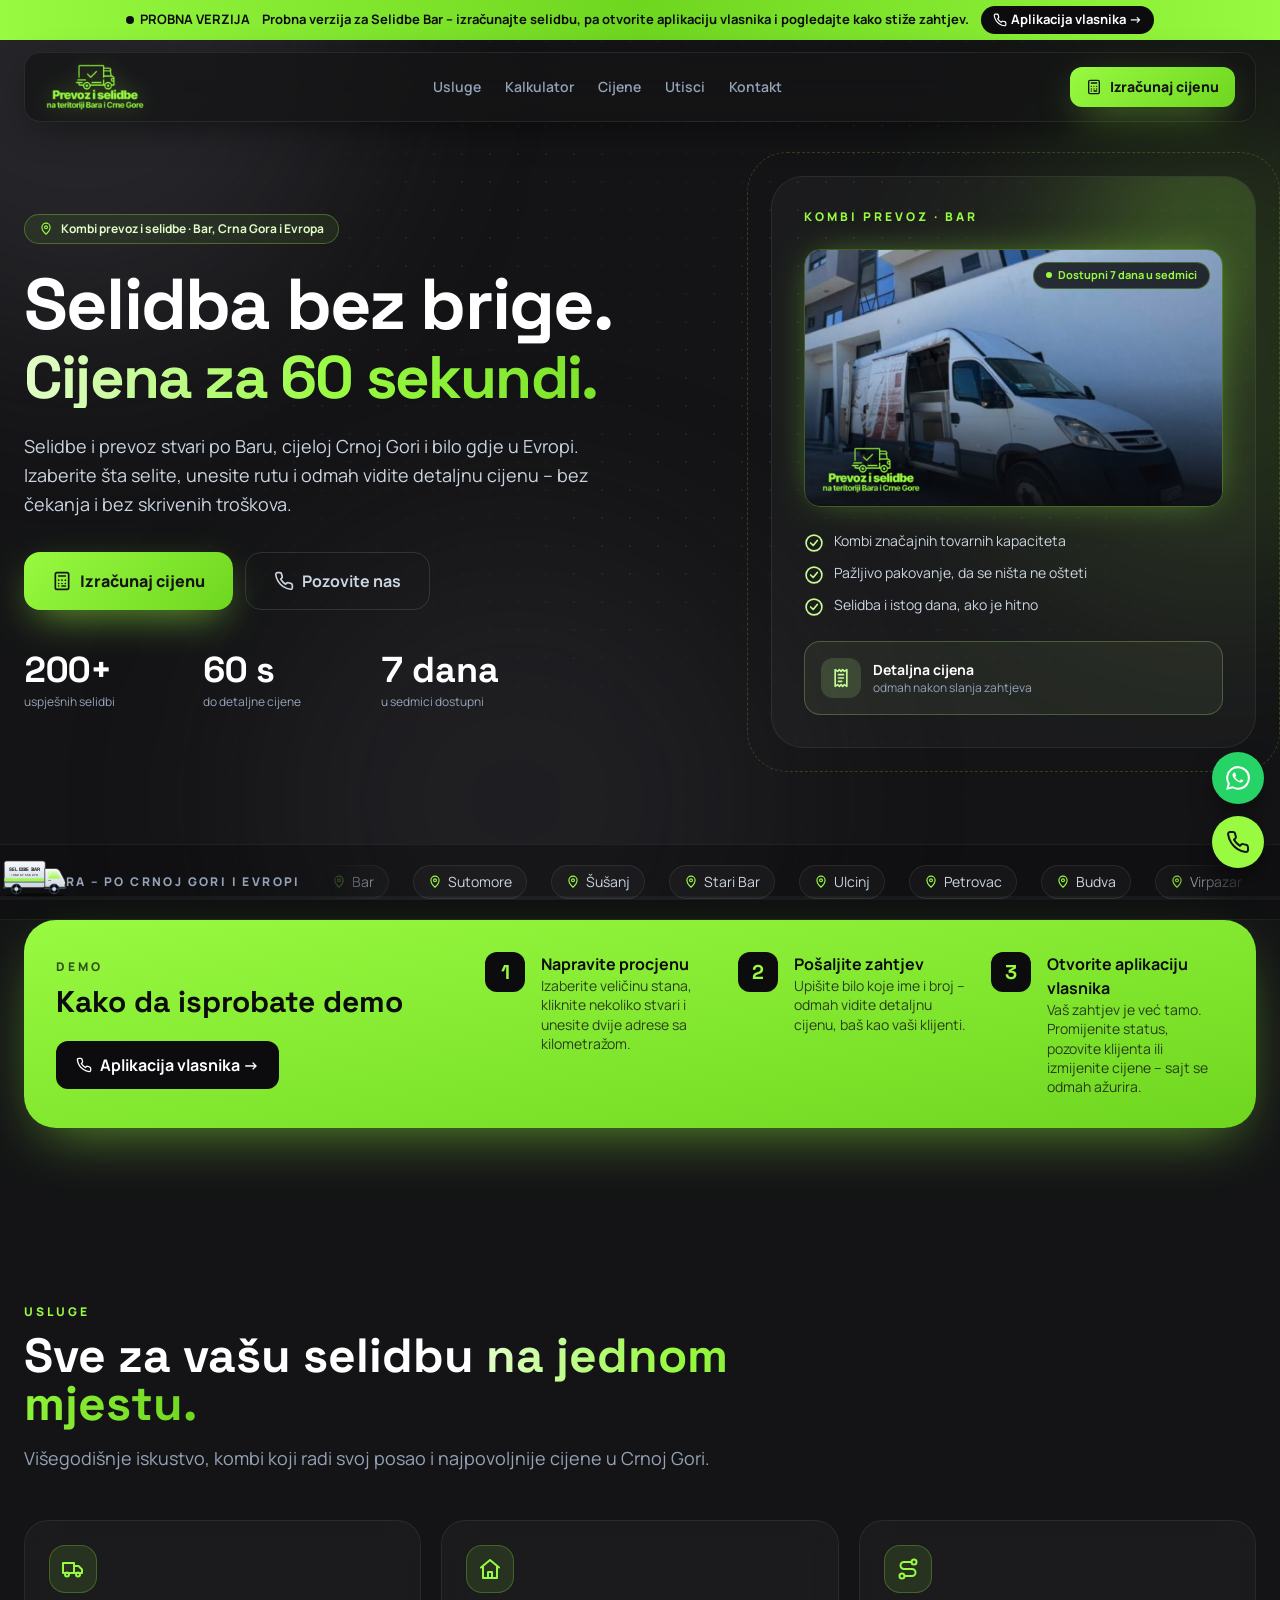
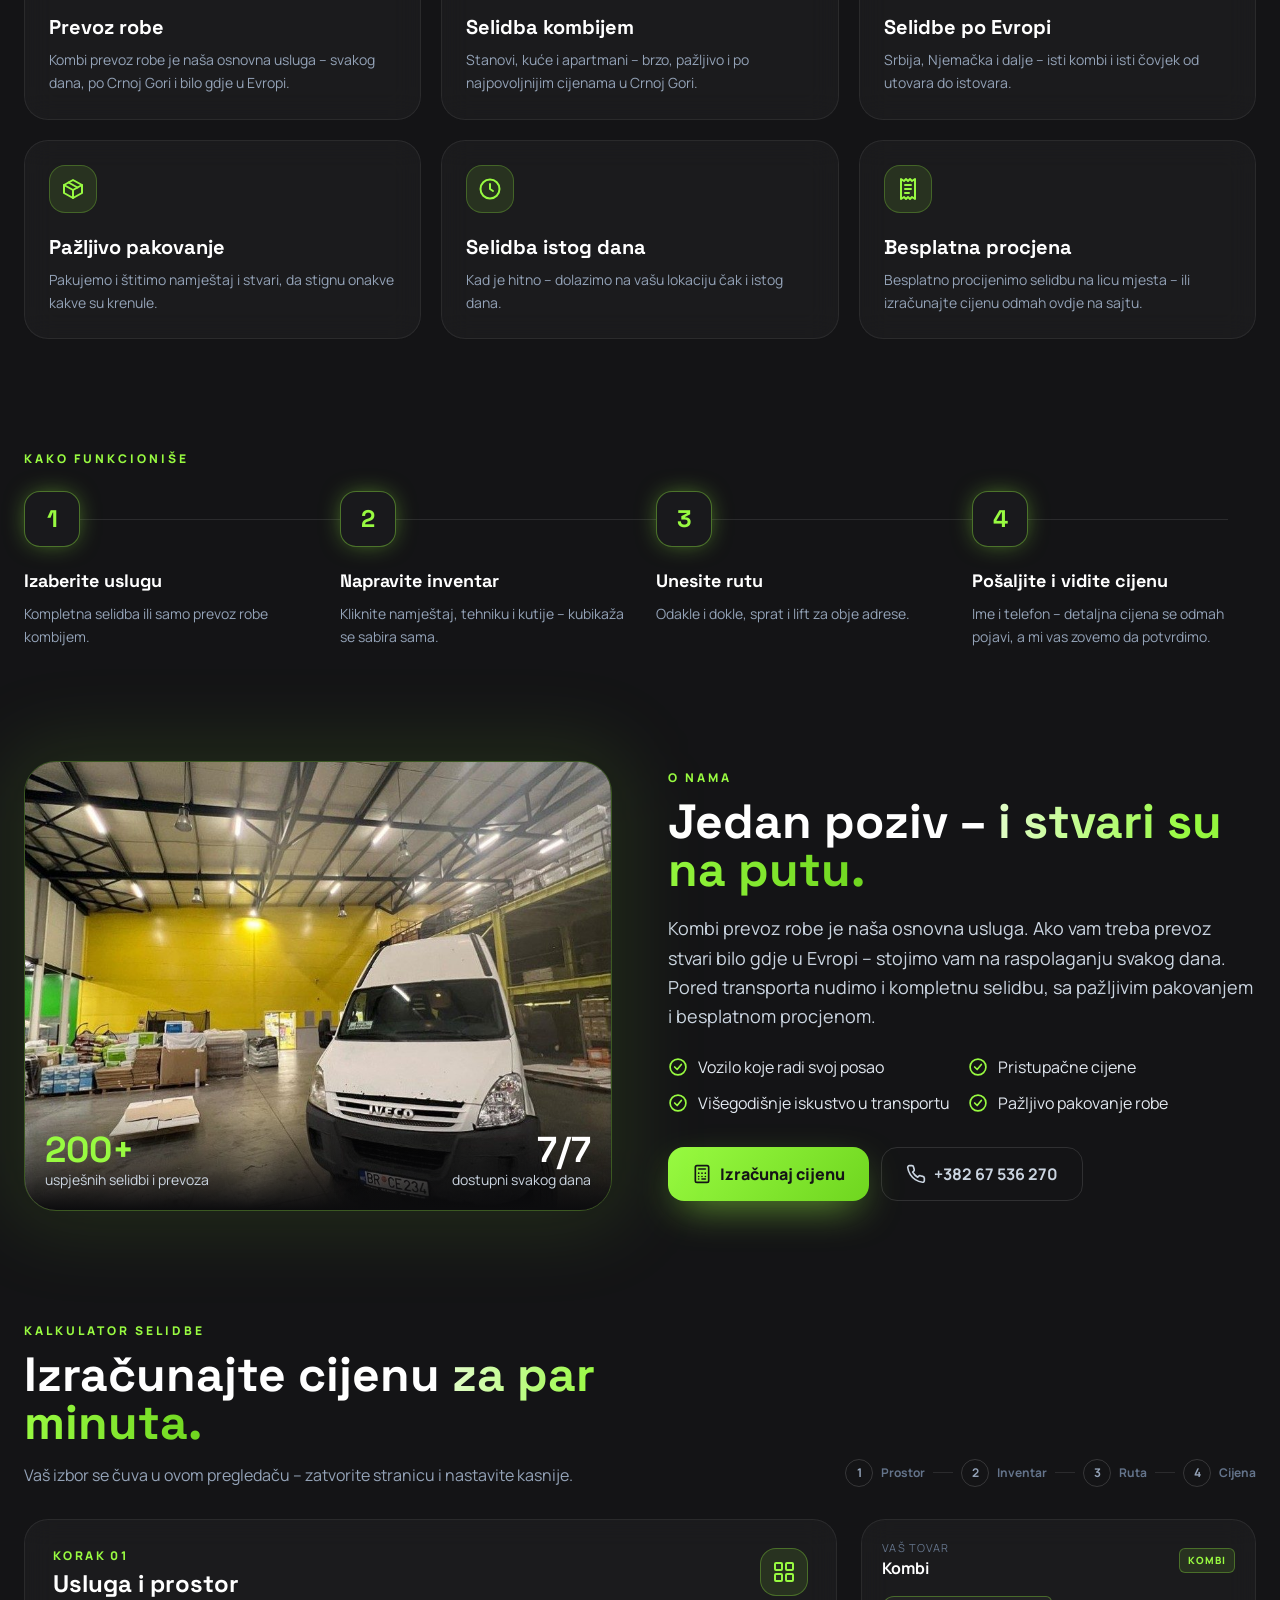
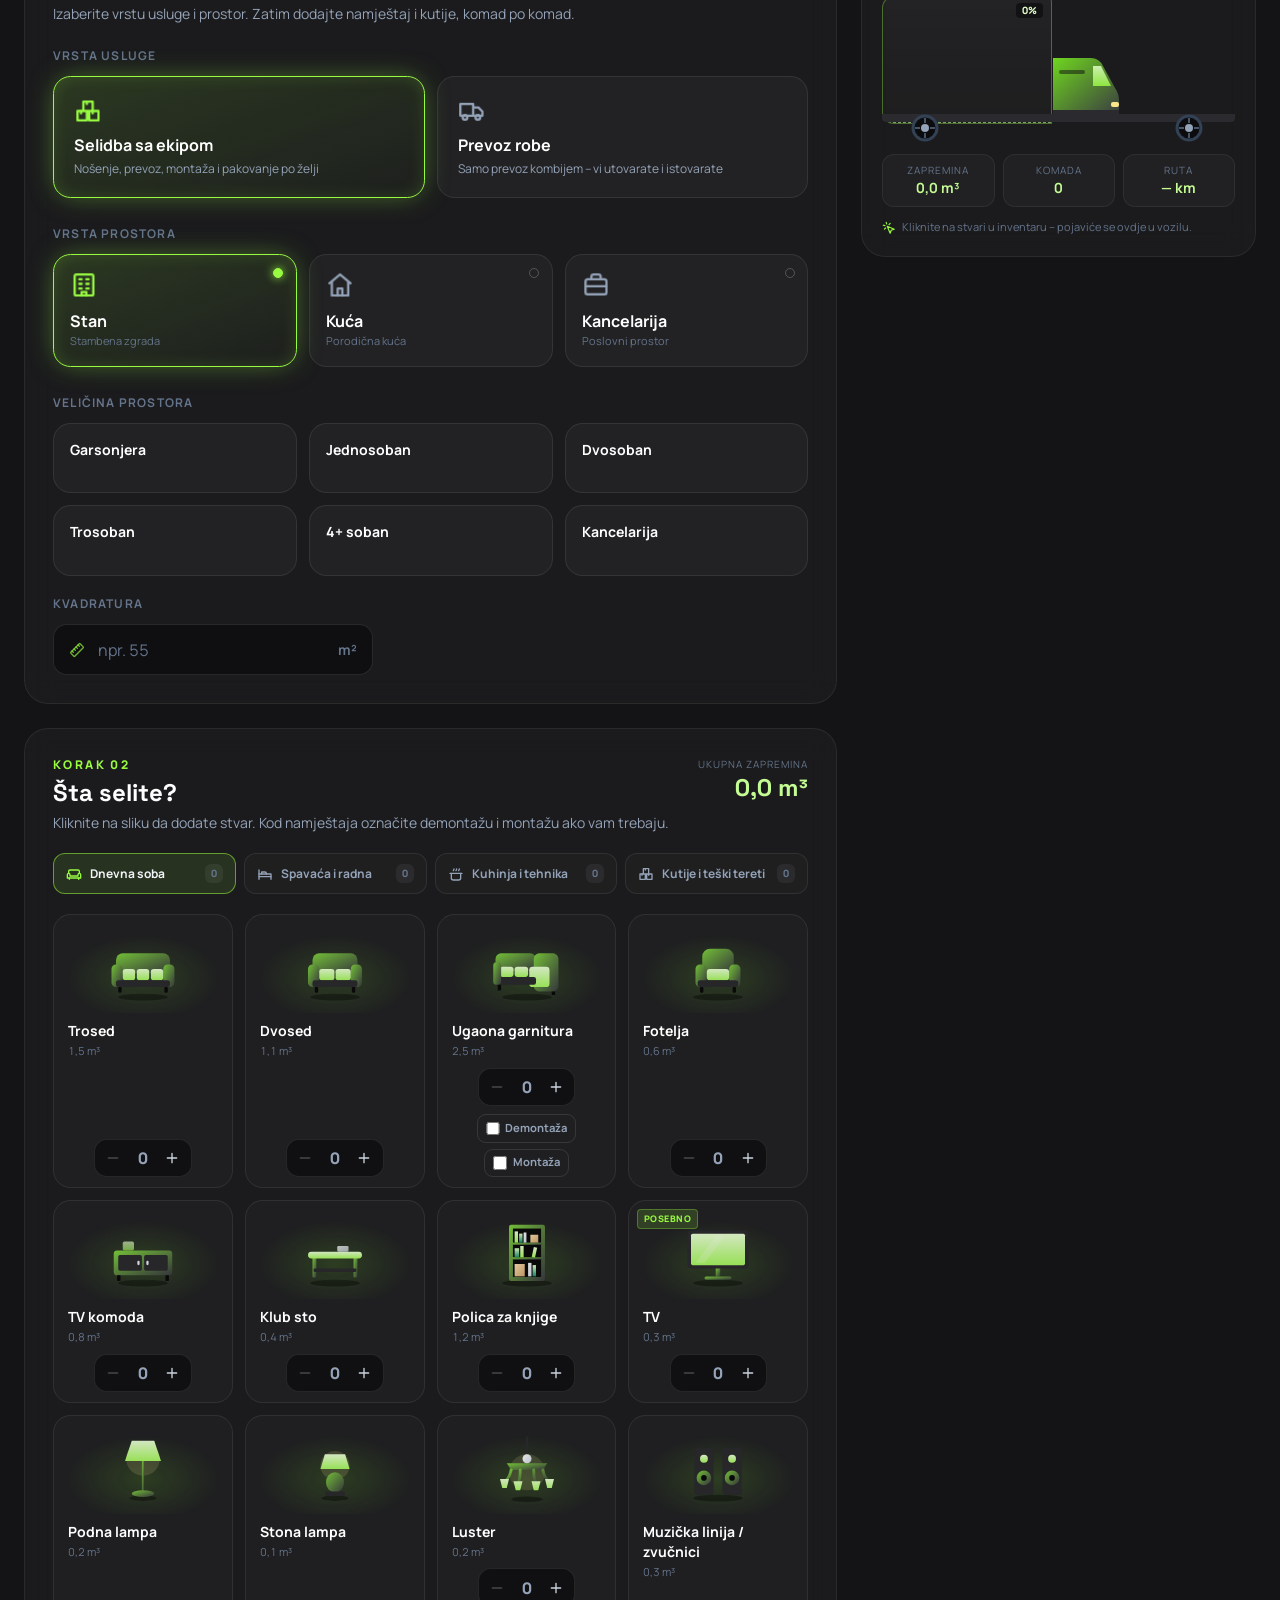
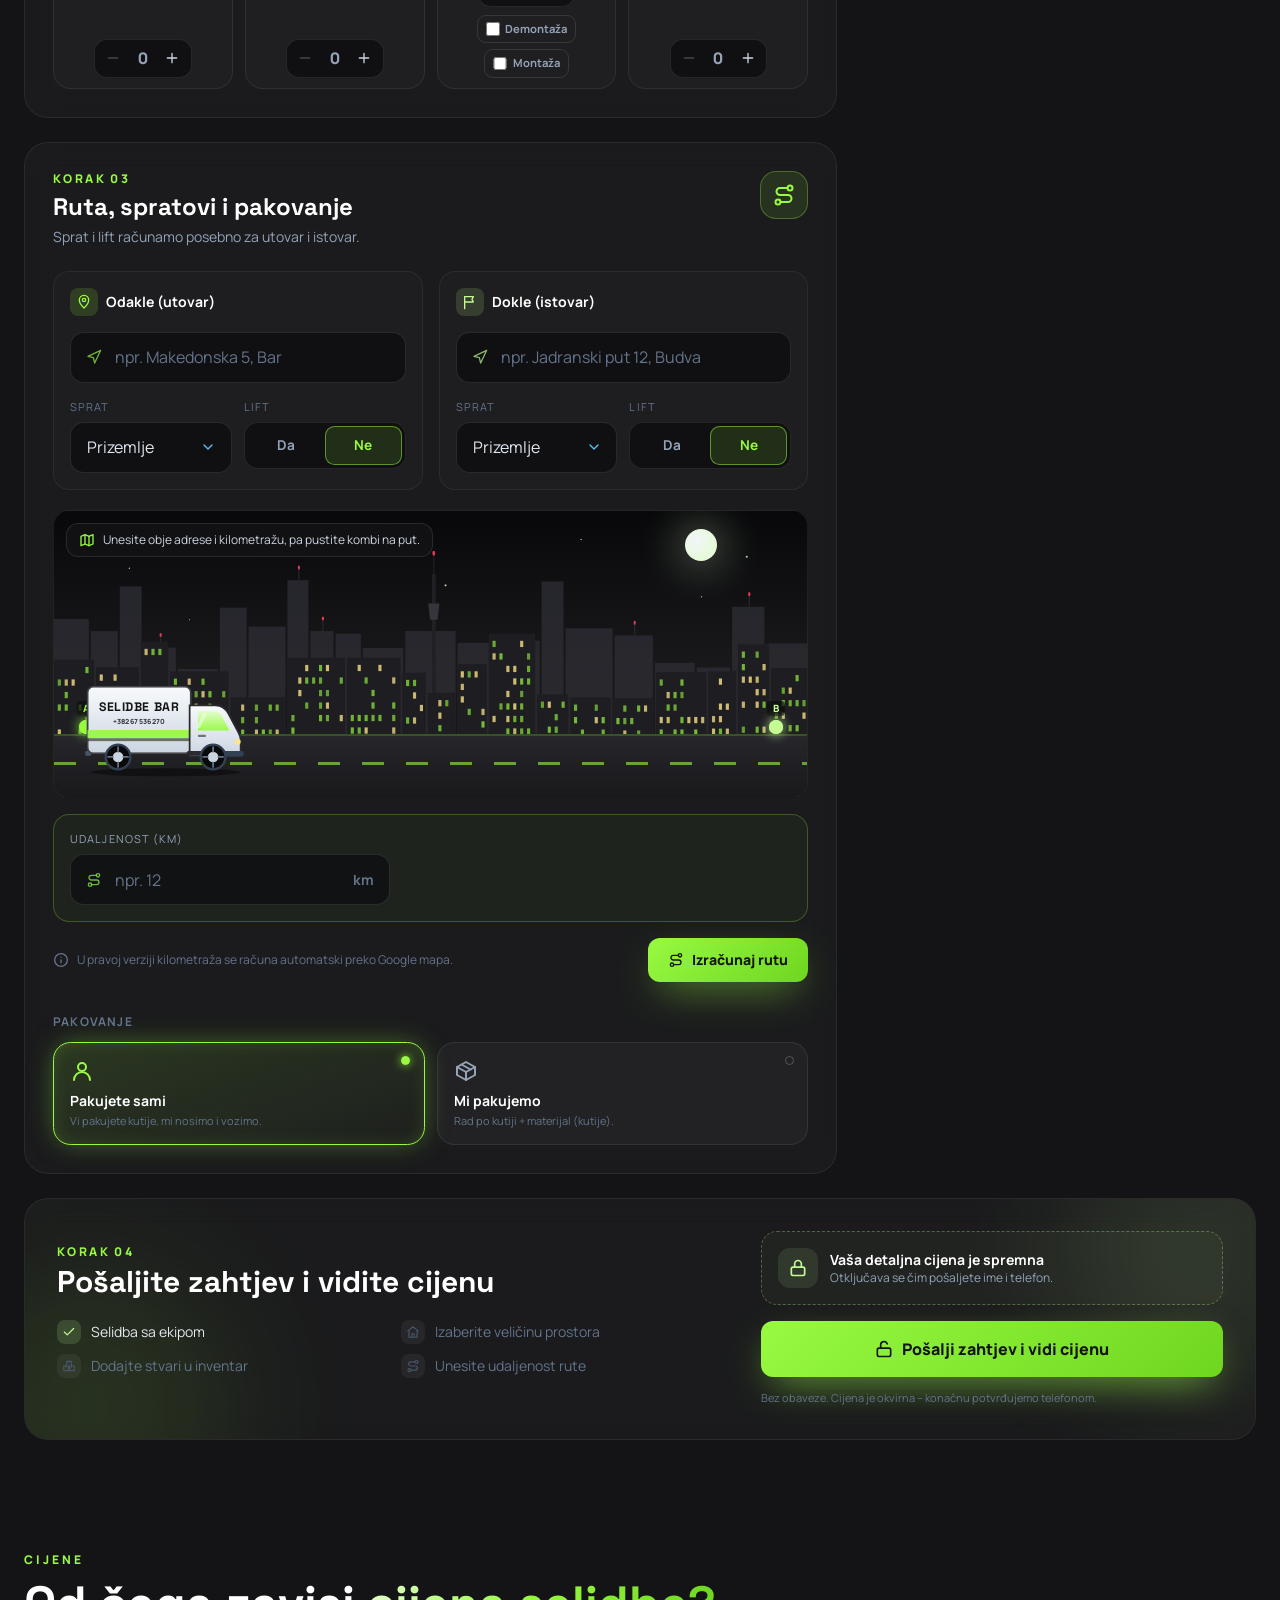
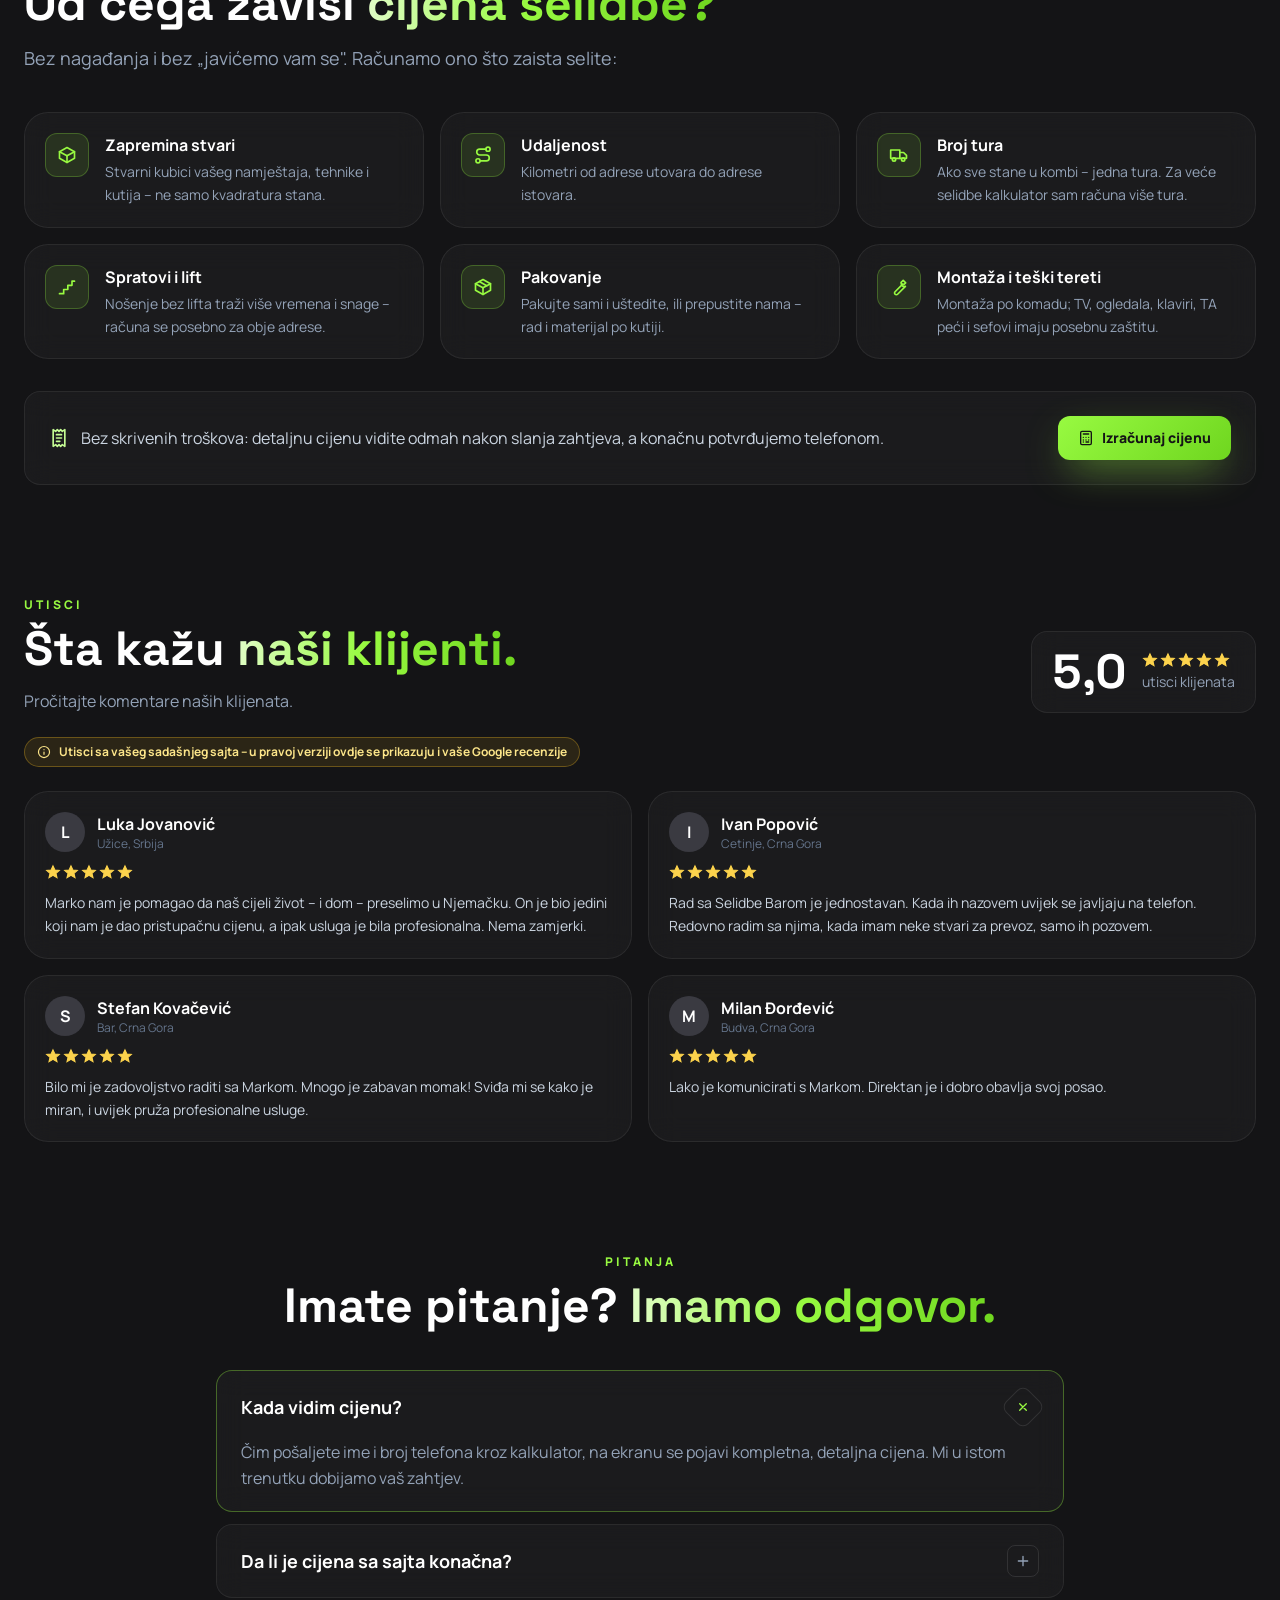
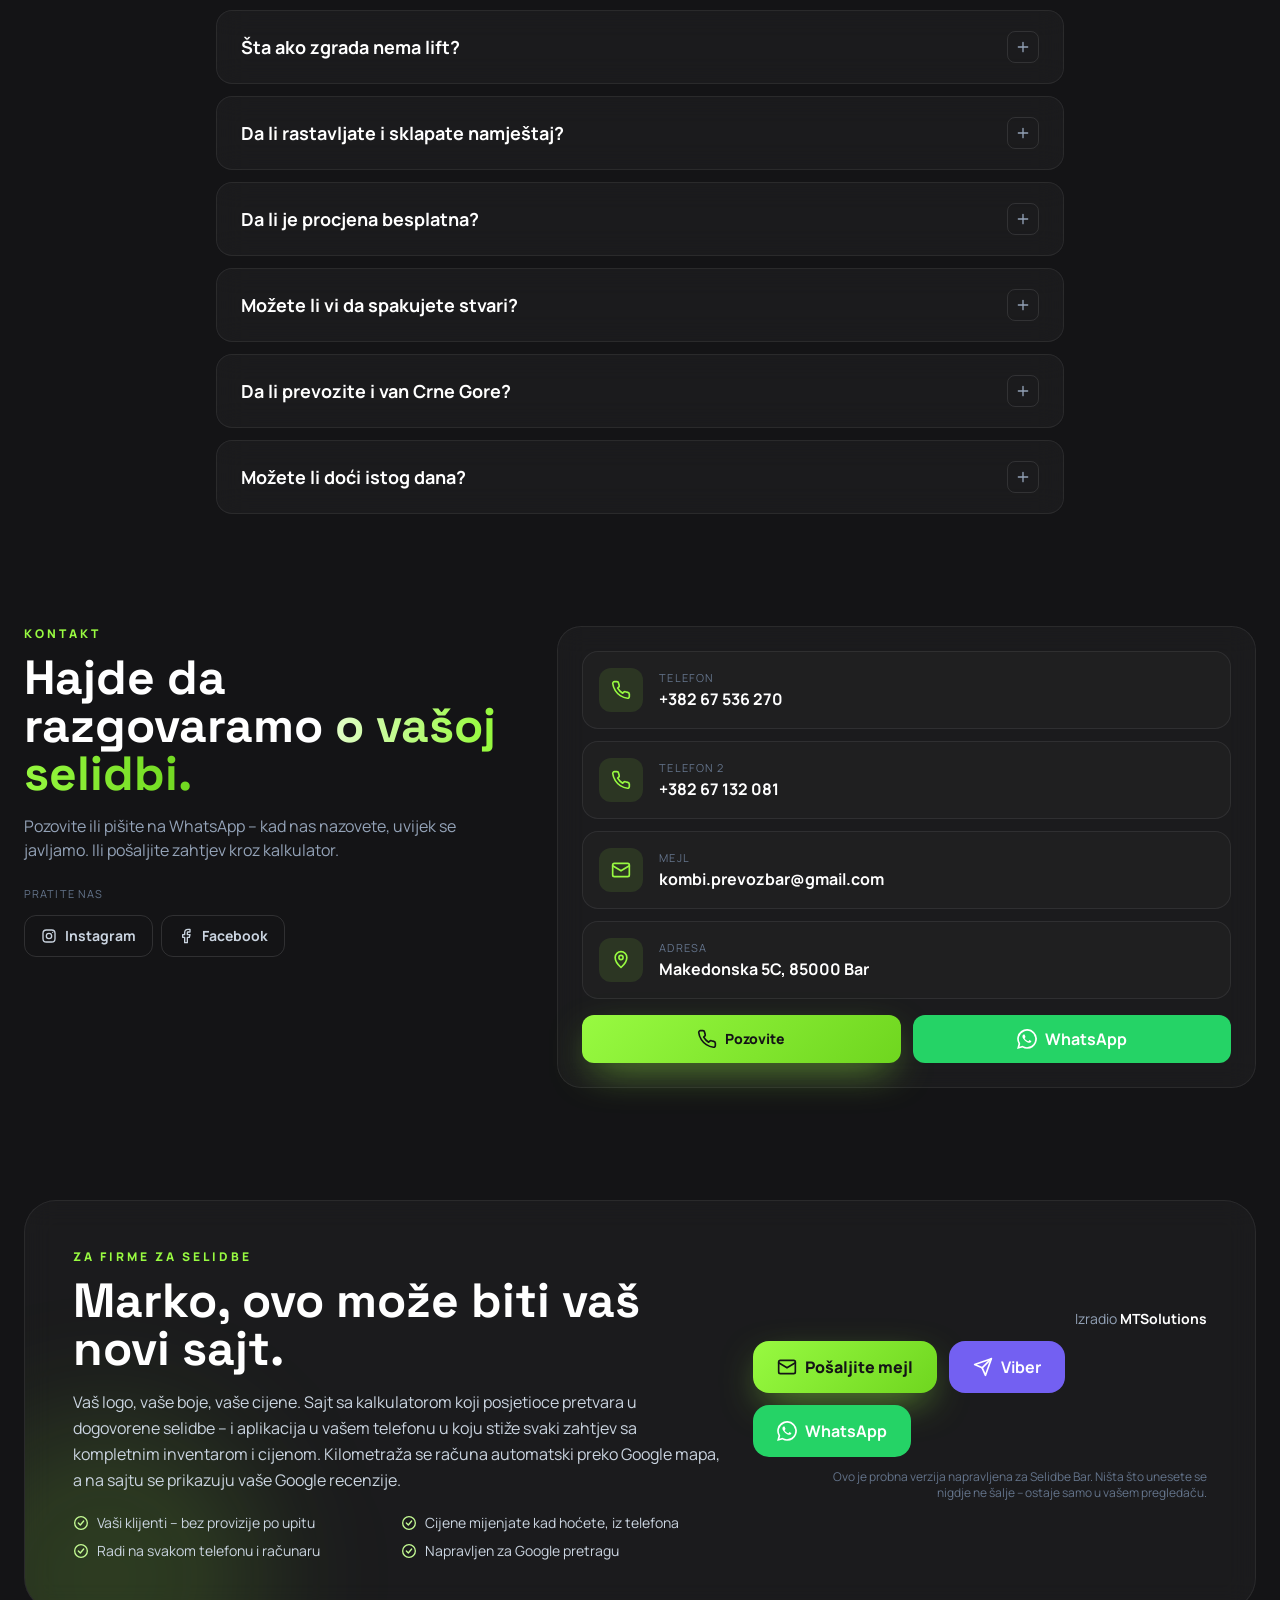
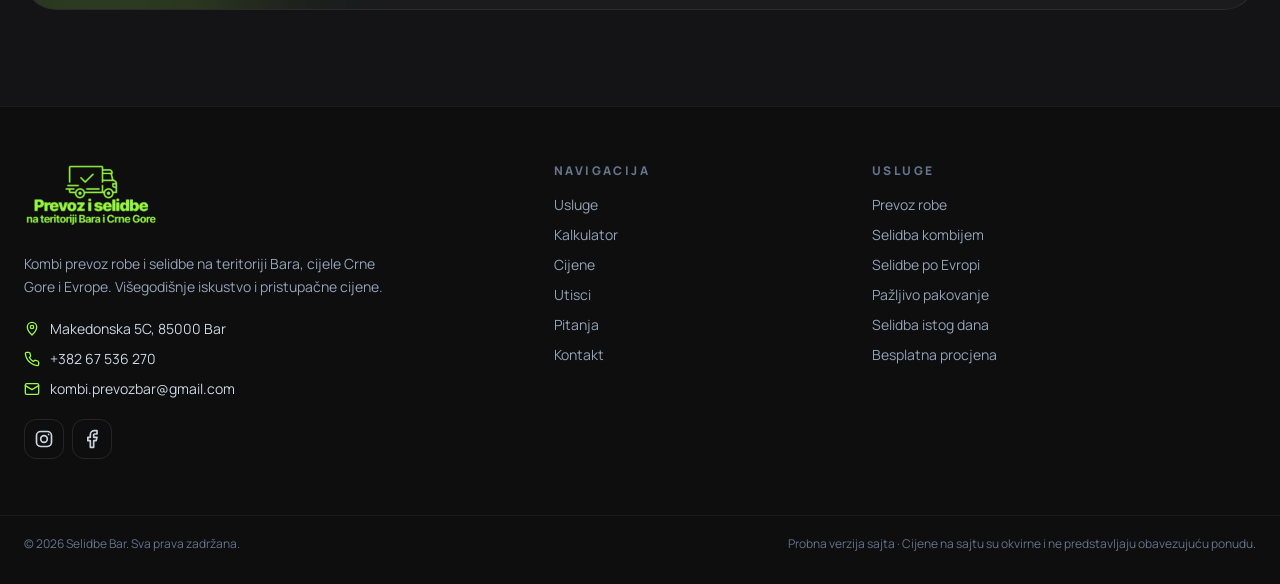
<file: index.html>
<!doctype html>
<html lang="sr-Latn-ME" class="no-js">
<head>
<meta charset="utf-8">
<meta name="viewport" content="width=device-width, initial-scale=1, viewport-fit=cover">
<title>Selidbe Bar – prevoz i selidbe u Baru i cijeloj Crnoj Gori | Demo</title>
<meta name="description" content="Demo sajta za selidbe sa kalkulatorom cijene i aplikacijom za vlasnika. Klijent izabere stvari, unese rutu i odmah dobije detaljnu cijenu selidbe.">
<meta name="robots" content="noindex, nofollow">
<meta property="og:type" content="website">
<meta property="og:title" content="Selidbe Bar – prevoz i selidbe u Baru i cijeloj Crnoj Gori | Demo">
<meta property="og:description" content="Demo sajta za selidbe sa kalkulatorom cijene i aplikacijom za vlasnika. Klijent izabere stvari, unese rutu i odmah dobije detaljnu cijenu selidbe.">
<meta property="og:image" content="/assets/og.png">
<meta name="twitter:card" content="summary_large_image">
<meta name="theme-color" content="#141416">
<meta name="format-detection" content="telephone=no">
<link rel="icon" type="image/svg+xml" href="/assets/icon.svg">
<link rel="icon" type="image/png" sizes="192x192" href="/assets/ikona-192.png">
<link rel="apple-touch-icon" href="/assets/ikona-180.png">
<link rel="preconnect" href="https://fonts.googleapis.com">
<link rel="preconnect" href="https://fonts.gstatic.com" crossorigin>
<link rel="stylesheet" href="https://fonts.googleapis.com/css2?family=Space+Grotesk:wght@500;600;700&amp;family=Manrope:wght@400;500;600;700;800&amp;display=swap">
<link rel="stylesheet" href="/assets/style.css?v=c596912c">
</head>
<body class="font-sans bg-brand-900 text-slate-200 overflow-x-hidden antialiased">
<svg width="0" height="0" class="absolute" aria-hidden="true" focusable="false"><defs>
<linearGradient id="ilA" x1="0" y1="0" x2="1" y2="1"><stop offset="0" stop-color="#6fd61f"/><stop offset="1" stop-color="#3a3a41"/></linearGradient>
<linearGradient id="ilB" x1="0" y1="0" x2="0" y2="1"><stop offset="0" stop-color="#e2fdc9"/><stop offset="1" stop-color="#98fa41"/></linearGradient>
<linearGradient id="ilE" x1="0" y1="0" x2="0" y2="1"><stop offset="0" stop-color="#d9fdb8"/><stop offset="1" stop-color="#059669"/></linearGradient>
<linearGradient id="ilK" x1="0" y1="0" x2="1" y2="1"><stop offset="0" stop-color="#fcd9a0"/><stop offset="1" stop-color="#d6a15c"/></linearGradient>
<linearGradient id="ilKK" x1="0" y1="0" x2="1" y2="1"><stop offset="0" stop-color="#c88a45"/><stop offset="1" stop-color="#8f5626"/></linearGradient>
<linearGradient id="ilW" x1="0" y1="0" x2="1" y2="1"><stop offset="0" stop-color="#f8fafc"/><stop offset="1" stop-color="#cbd5e1"/></linearGradient>
<linearGradient id="vanBoxG" x1="0" y1="0" x2="0" y2="1"><stop offset="0" stop-color="#f8fafc"/><stop offset="1" stop-color="#cbd5e1"/></linearGradient>
<linearGradient id="vanCabG" x1="0" y1="0" x2="1" y2="1"><stop offset="0" stop-color="#6fd61f"/><stop offset="1" stop-color="#3a3a41"/></linearGradient>
<linearGradient id="elBodyG" x1="0" y1="0" x2="1" y2="1"><stop offset="0" stop-color="#60a5fa"/><stop offset="1" stop-color="#1d4ed8"/></linearGradient>
<linearGradient id="elHeadG" x1="0" y1="0" x2="1" y2="1"><stop offset="0" stop-color="#93c5fd"/><stop offset="1" stop-color="#3b82f6"/></linearGradient>
<linearGradient id="elBlanketG" x1="0" y1="0" x2="1" y2="0"><stop offset="0" stop-color="#98fa41"/><stop offset="1" stop-color="#6fd61f"/></linearGradient>
</defs></svg>
<div class="ambient" aria-hidden="true"><div class="blob blob-1"><span></span></div><div class="blob blob-2"><span></span></div><div class="blob blob-3"><span></span></div></div>
<a href="#sadrzaj" class="sr-only focus:not-sr-only focus:fixed focus:top-3 focus:left-3 focus:z-[100] focus:px-4 focus:py-2 focus:rounded-lg focus:bg-acc focus:text-brand-900 focus:font-bold">Preskoči na sadržaj</a>
<header class="fixed top-0 inset-x-0 z-50">
  <div class="demo-bar bg-gradient-to-r from-acc via-[#6fd61f] to-acc text-brand-950">
    <div class="mx-auto max-w-7xl px-3 sm:px-6 py-1.5 flex items-center justify-center gap-3 text-[12px] sm:text-[13px] font-bold">
      <span class="inline-flex items-center gap-1.5 shrink-0"><span class="w-2 h-2 rounded-full bg-brand-950 animate-pulse"></span>PROBNA VERZIJA</span>
      <span class="hidden md:inline truncate">Probna verzija za Selidbe Bar – izračunajte selidbu, pa otvorite aplikaciju vlasnika i pogledajte kako stiže zahtjev.</span>
      <a href="/admin/" target="_blank" rel="noopener" class="shrink-0 inline-flex items-center gap-1 rounded-full bg-brand-950 text-white px-3 py-1 hover:bg-brand-900"><svg viewBox="0 0 24 24" class="w-3.5 h-3.5" fill="none" stroke="currentColor" stroke-width="2" stroke-linecap="round" stroke-linejoin="round" aria-hidden="true"><path d="M22 16.9v3a2 2 0 0 1-2.2 2 19.8 19.8 0 0 1-8.6-3.1 19.5 19.5 0 0 1-6-6A19.8 19.8 0 0 1 2.1 4.2 2 2 0 0 1 4.1 2h3a2 2 0 0 1 2 1.7c.1.9.4 1.8.7 2.7a2 2 0 0 1-.5 2.1L8 9.8a16 16 0 0 0 6 6l1.3-1.3a2 2 0 0 1 2.1-.4c.9.3 1.8.6 2.7.7a2 2 0 0 1 1.7 2Z"/></svg>Aplikacija vlasnika →</a>
    </div>
  </div>
  <div class="mx-auto max-w-7xl px-3 sm:px-6 pt-3">
    <div class="relative flex items-center justify-between gap-2 sm:gap-3 rounded-2xl border border-white/[0.08] bg-brand-900/75 backdrop-blur-xl px-2.5 sm:px-5 py-2.5 shadow-[0_10px_40px_-15px_rgba(0,0,0,.8)]">
      <a href="/" class="flex items-center gap-2 sm:gap-3 min-w-0" aria-label="Selidbe Bar">
        <img src="/assets/bar/logo.png" alt="Selidbe Bar" class="h-11 sm:h-12 w-auto shrink-0 drop-shadow-[0_0_10px_rgba(152,250,65,.35)]" width="104" height="50">
      </a>
      <nav id="mainNav" class="hidden lg:flex items-center gap-6" aria-label="Meni"><a href="#usluge" class="nav-link text-sm font-semibold text-slate-400">Usluge</a><a href="#kalkulator" class="nav-link text-sm font-semibold text-slate-400">Kalkulator</a><a href="#cene" class="nav-link text-sm font-semibold text-slate-400">Cijene</a><a href="#recenzije" class="nav-link text-sm font-semibold text-slate-400">Utisci</a><a href="#kontakt" class="nav-link text-sm font-semibold text-slate-400">Kontakt</a></nav>
      <div class="flex items-center gap-1.5 sm:gap-2 shrink-0">
        <a href="#kalkulator" class="hidden sm:inline-flex btn-primary items-center gap-2 text-sm px-4 h-10 rounded-xl"><svg viewBox="0 0 24 24" class="w-4 h-4" fill="none" stroke="currentColor" stroke-width="2" stroke-linecap="round" stroke-linejoin="round" aria-hidden="true"><rect x="4" y="2" width="16" height="20" rx="2"/><path d="M8 6h8"/><path d="M8 11h.01M12 11h.01M16 11h.01M8 15h.01M12 15h.01M16 15h.01M8 18h.01M12 18h4"/></svg>Izračunaj cijenu</a>
        <button id="menuBtn" type="button" class="lg:hidden flex items-center justify-center w-10 h-10 rounded-xl border border-white/10 text-slate-200" aria-expanded="false" aria-controls="mobileMenu" aria-label="Meni"><svg viewBox="0 0 24 24" class="w-5 h-5" fill="none" stroke="currentColor" stroke-width="2" stroke-linecap="round" stroke-linejoin="round" aria-hidden="true"><path d="M4 7h16M4 12h16M4 17h16"/></svg></button>
      </div>
      <div id="mobileMenu" class="mobile-menu closed lg:hidden absolute left-0 right-0 top-[calc(100%+8px)] p-2 rounded-2xl border border-white/10 bg-brand-850/95 backdrop-blur-xl shadow-2xl">
        <nav aria-label="Meni"><a href="#usluge" class="flex items-center justify-between px-4 py-3 rounded-xl text-slate-200 font-semibold hover:bg-white/[0.05]">Usluge<svg viewBox="0 0 24 24" class="w-4 h-4 text-slate-500" fill="none" stroke="currentColor" stroke-width="2" stroke-linecap="round" stroke-linejoin="round" aria-hidden="true"><path d="M5 12h14"/><path d="m13 6 6 6-6 6"/></svg></a><a href="#kalkulator" class="flex items-center justify-between px-4 py-3 rounded-xl text-slate-200 font-semibold hover:bg-white/[0.05]">Kalkulator<svg viewBox="0 0 24 24" class="w-4 h-4 text-slate-500" fill="none" stroke="currentColor" stroke-width="2" stroke-linecap="round" stroke-linejoin="round" aria-hidden="true"><path d="M5 12h14"/><path d="m13 6 6 6-6 6"/></svg></a><a href="#cene" class="flex items-center justify-between px-4 py-3 rounded-xl text-slate-200 font-semibold hover:bg-white/[0.05]">Cijene<svg viewBox="0 0 24 24" class="w-4 h-4 text-slate-500" fill="none" stroke="currentColor" stroke-width="2" stroke-linecap="round" stroke-linejoin="round" aria-hidden="true"><path d="M5 12h14"/><path d="m13 6 6 6-6 6"/></svg></a><a href="#recenzije" class="flex items-center justify-between px-4 py-3 rounded-xl text-slate-200 font-semibold hover:bg-white/[0.05]">Utisci<svg viewBox="0 0 24 24" class="w-4 h-4 text-slate-500" fill="none" stroke="currentColor" stroke-width="2" stroke-linecap="round" stroke-linejoin="round" aria-hidden="true"><path d="M5 12h14"/><path d="m13 6 6 6-6 6"/></svg></a><a href="#kontakt" class="flex items-center justify-between px-4 py-3 rounded-xl text-slate-200 font-semibold hover:bg-white/[0.05]">Kontakt<svg viewBox="0 0 24 24" class="w-4 h-4 text-slate-500" fill="none" stroke="currentColor" stroke-width="2" stroke-linecap="round" stroke-linejoin="round" aria-hidden="true"><path d="M5 12h14"/><path d="m13 6 6 6-6 6"/></svg></a></nav>
        <a href="/admin/" target="_blank" rel="noopener" class="btn-ghost flex items-center justify-center gap-2 mx-2 mt-2 py-3 rounded-xl text-sm font-bold"><svg viewBox="0 0 24 24" class="w-4 h-4" fill="none" stroke="currentColor" stroke-width="2" stroke-linecap="round" stroke-linejoin="round" aria-hidden="true"><path d="M22 16.9v3a2 2 0 0 1-2.2 2 19.8 19.8 0 0 1-8.6-3.1 19.5 19.5 0 0 1-6-6A19.8 19.8 0 0 1 2.1 4.2 2 2 0 0 1 4.1 2h3a2 2 0 0 1 2 1.7c.1.9.4 1.8.7 2.7a2 2 0 0 1-.5 2.1L8 9.8a16 16 0 0 0 6 6l1.3-1.3a2 2 0 0 1 2.1-.4c.9.3 1.8.6 2.7.7a2 2 0 0 1 1.7 2Z"/></svg>Aplikacija vlasnika</a>
        <a href="#kalkulator" class="btn-primary flex items-center justify-center gap-2 m-2 mt-1 py-3 rounded-xl text-sm"><svg viewBox="0 0 24 24" class="w-4 h-4" fill="none" stroke="currentColor" stroke-width="2" stroke-linecap="round" stroke-linejoin="round" aria-hidden="true"><rect x="4" y="2" width="16" height="20" rx="2"/><path d="M8 6h8"/><path d="M8 11h.01M12 11h.01M16 11h.01M8 15h.01M12 15h.01M16 15h.01M8 18h.01M12 18h4"/></svg>Izračunaj cijenu</a>
      </div>
    </div>
  </div>
</header>
<main id="sadrzaj" class="relative z-10">
<section id="pocetak" class="relative pt-40 sm:pt-44 pb-16 lg:pb-24 overflow-hidden">
  <canvas id="heroDots" class="hero-dots" aria-hidden="true"></canvas>
  <div class="relative max-w-7xl mx-auto px-4 sm:px-6 grid lg:grid-cols-12 gap-12 items-center">
    <div class="lg:col-span-7 reveal">
      <div class="inline-flex items-center gap-2 rounded-full border border-acc/30 bg-acc/[0.07] px-3.5 py-1.5 text-xs font-bold text-acc-soft"><svg viewBox="0 0 24 24" class="w-3.5 h-3.5 text-acc" fill="none" stroke="currentColor" stroke-width="2" stroke-linecap="round" stroke-linejoin="round" aria-hidden="true"><path d="M12 21s7-6.2 7-12a7 7 0 0 0-14 0c0 5.8 7 12 7 12Z"/><circle cx="12" cy="9" r="2.5"/></svg>Kombi prevoz i selidbe · Bar, Crna Gora i Evropa</div>
      <h1 class="mt-6 font-display text-5xl sm:text-6xl xl:text-7xl font-bold text-white leading-[1.02] tracking-tight">Selidba bez brige.<span class="block text-grad mt-2 text-4xl sm:text-5xl xl:text-6xl leading-[1.08]">Cijena za 60 sekundi.</span></h1>
      <p class="mt-6 text-lg text-slate-300 max-w-xl leading-relaxed">Selidbe i prevoz stvari po Baru, cijeloj Crnoj Gori i bilo gdje u Evropi. Izaberite šta selite, unesite rutu i odmah vidite detaljnu cijenu – bez čekanja i bez skrivenih troškova.</p>
      <div class="mt-8 flex flex-col sm:flex-row gap-3">
        <a href="#kalkulator" class="btn-primary pulse-glow inline-flex items-center justify-center gap-2 text-base px-7 py-4 rounded-2xl"><svg viewBox="0 0 24 24" class="w-5 h-5" fill="none" stroke="currentColor" stroke-width="2" stroke-linecap="round" stroke-linejoin="round" aria-hidden="true"><rect x="4" y="2" width="16" height="20" rx="2"/><path d="M8 6h8"/><path d="M8 11h.01M12 11h.01M16 11h.01M8 15h.01M12 15h.01M16 15h.01M8 18h.01M12 18h4"/></svg>Izračunaj cijenu</a>
        <a href="tel:+38267536270" class="btn-ghost inline-flex items-center justify-center gap-2 text-base font-bold px-7 py-4 rounded-2xl"><svg viewBox="0 0 24 24" class="w-5 h-5" fill="none" stroke="currentColor" stroke-width="2" stroke-linecap="round" stroke-linejoin="round" aria-hidden="true"><path d="M22 16.9v3a2 2 0 0 1-2.2 2 19.8 19.8 0 0 1-8.6-3.1 19.5 19.5 0 0 1-6-6A19.8 19.8 0 0 1 2.1 4.2 2 2 0 0 1 4.1 2h3a2 2 0 0 1 2 1.7c.1.9.4 1.8.7 2.7a2 2 0 0 1-.5 2.1L8 9.8a16 16 0 0 0 6 6l1.3-1.3a2 2 0 0 1 2.1-.4c.9.3 1.8.6 2.7.7a2 2 0 0 1 1.7 2Z"/></svg>Pozovite nas</a>
      </div>
      <div class="mt-10 grid grid-cols-3 gap-6 max-w-lg"><div><div class="font-display text-3xl sm:text-4xl font-bold text-white tabular">200+</div><div class="text-xs text-slate-400 mt-1 leading-snug">uspješnih selidbi</div></div><div><div class="font-display text-3xl sm:text-4xl font-bold text-white tabular">60 s</div><div class="text-xs text-slate-400 mt-1 leading-snug">do detaljne cijene</div></div><div><div class="font-display text-3xl sm:text-4xl font-bold text-white tabular">7 dana</div><div class="text-xs text-slate-400 mt-1 leading-snug">u sedmici dostupni</div></div></div>
    </div>
    <div class="lg:col-span-5 reveal" style="animation-delay:.15s">
      <div class="relative">
        <div class="absolute -inset-6 rounded-[2.5rem] border border-dashed border-acc/20 ring-spin pointer-events-none" aria-hidden="true"></div>
        <div class="glass pointer-glow !rounded-[2rem] p-6 sm:p-8 overflow-hidden">
          <div class="absolute -top-24 -right-24 w-64 h-64 rounded-full bg-acc/15 blur-3xl pointer-events-none" aria-hidden="true"></div>
          <div class="relative text-xs font-extrabold tracking-[.25em] uppercase text-acc">Kombi prevoz · Bar</div>
          <div class="relative my-5 sm:my-6 rounded-2xl overflow-hidden border border-acc/30 shadow-[0_0_40px_-12px_rgba(152,250,65,.55)]">
            <img src="/assets/bar/kombi-zgrada.jpg" alt="Kombi Selidbe Bar ispred zgrade" class="w-full h-56 sm:h-64 object-cover object-[65%_100%]" width="965" height="1067">
            <div class="absolute inset-0 bg-gradient-to-t from-brand-950/90 via-brand-950/10 to-transparent" aria-hidden="true"></div>
            <img src="/assets/bar/logo.png" alt="" class="absolute left-4 bottom-3 h-12 w-auto drop-shadow-[0_2px_8px_rgba(0,0,0,.8)]" aria-hidden="true">
            <span class="absolute right-3 top-3 inline-flex items-center gap-1.5 rounded-full bg-brand-950/80 backdrop-blur px-3 py-1 text-[11px] font-bold text-acc border border-acc/30"><span class="w-1.5 h-1.5 rounded-full bg-acc animate-pulse"></span>Dostupni 7 dana u sedmici</span>
          </div>
          <ul class="relative space-y-2.5 text-sm text-slate-300"><li class="flex items-start gap-2.5"><svg viewBox="0 0 24 24" class="w-5 h-5 text-price shrink-0 mt-0.5" fill="none" stroke="currentColor" stroke-width="2" stroke-linecap="round" stroke-linejoin="round" aria-hidden="true"><circle cx="12" cy="12" r="9.5"/><path d="m8 12 3 3 5-6"/></svg><span>Kombi značajnih tovarnih kapaciteta</span></li><li class="flex items-start gap-2.5"><svg viewBox="0 0 24 24" class="w-5 h-5 text-price shrink-0 mt-0.5" fill="none" stroke="currentColor" stroke-width="2" stroke-linecap="round" stroke-linejoin="round" aria-hidden="true"><circle cx="12" cy="12" r="9.5"/><path d="m8 12 3 3 5-6"/></svg><span>Pažljivo pakovanje, da se ništa ne ošteti</span></li><li class="flex items-start gap-2.5"><svg viewBox="0 0 24 24" class="w-5 h-5 text-price shrink-0 mt-0.5" fill="none" stroke="currentColor" stroke-width="2" stroke-linecap="round" stroke-linejoin="round" aria-hidden="true"><circle cx="12" cy="12" r="9.5"/><path d="m8 12 3 3 5-6"/></svg><span>Selidba i istog dana, ako je hitno</span></li></ul>
          <div class="relative mt-6 flex items-center gap-3 rounded-2xl border border-price/25 bg-price/[0.06] p-4">
            <span class="w-10 h-10 rounded-xl bg-price/15 text-price flex items-center justify-center shrink-0"><svg viewBox="0 0 24 24" class="w-5 h-5" fill="none" stroke="currentColor" stroke-width="2" stroke-linecap="round" stroke-linejoin="round" aria-hidden="true"><path d="M5 2v20l3-2 2 2 2-2 2 2 2-2 3 2V2l-3 2-2-2-2 2-2-2-2 2-3-2Z"/><path d="M9 8h6M9 12h6M9 16h4"/></svg></span>
            <div><div class="text-sm font-bold text-white">Detaljna cijena</div><div class="text-xs text-slate-400">odmah nakon slanja zahtjeva</div></div>
          </div>
        </div>
      </div>
    </div>
  </div>
</section>
<div class="relative z-10 border-y border-white/[0.06] bg-brand-950/40 py-5">
  <div class="max-w-7xl mx-auto px-4 sm:px-6 flex flex-col md:flex-row md:items-center gap-4">
    <h2 class="shrink-0 text-xs font-extrabold tracking-[.2em] uppercase text-slate-400">Iz Bara – po Crnoj Gori i Evropi</h2>
    <div class="marquee overflow-hidden flex-1"><div class="marquee-track gap-3"><span class="inline-flex items-center gap-1.5 mr-3 px-3.5 py-1.5 rounded-full border border-white/[0.08] bg-white/[0.03] text-sm text-slate-300 whitespace-nowrap"><svg viewBox="0 0 24 24" class="w-3.5 h-3.5 text-acc" fill="none" stroke="currentColor" stroke-width="2" stroke-linecap="round" stroke-linejoin="round" aria-hidden="true"><path d="M12 21s7-6.2 7-12a7 7 0 0 0-14 0c0 5.8 7 12 7 12Z"/><circle cx="12" cy="9" r="2.5"/></svg>Bar</span><span class="inline-flex items-center gap-1.5 mr-3 px-3.5 py-1.5 rounded-full border border-white/[0.08] bg-white/[0.03] text-sm text-slate-300 whitespace-nowrap"><svg viewBox="0 0 24 24" class="w-3.5 h-3.5 text-acc" fill="none" stroke="currentColor" stroke-width="2" stroke-linecap="round" stroke-linejoin="round" aria-hidden="true"><path d="M12 21s7-6.2 7-12a7 7 0 0 0-14 0c0 5.8 7 12 7 12Z"/><circle cx="12" cy="9" r="2.5"/></svg>Sutomore</span><span class="inline-flex items-center gap-1.5 mr-3 px-3.5 py-1.5 rounded-full border border-white/[0.08] bg-white/[0.03] text-sm text-slate-300 whitespace-nowrap"><svg viewBox="0 0 24 24" class="w-3.5 h-3.5 text-acc" fill="none" stroke="currentColor" stroke-width="2" stroke-linecap="round" stroke-linejoin="round" aria-hidden="true"><path d="M12 21s7-6.2 7-12a7 7 0 0 0-14 0c0 5.8 7 12 7 12Z"/><circle cx="12" cy="9" r="2.5"/></svg>Šušanj</span><span class="inline-flex items-center gap-1.5 mr-3 px-3.5 py-1.5 rounded-full border border-white/[0.08] bg-white/[0.03] text-sm text-slate-300 whitespace-nowrap"><svg viewBox="0 0 24 24" class="w-3.5 h-3.5 text-acc" fill="none" stroke="currentColor" stroke-width="2" stroke-linecap="round" stroke-linejoin="round" aria-hidden="true"><path d="M12 21s7-6.2 7-12a7 7 0 0 0-14 0c0 5.8 7 12 7 12Z"/><circle cx="12" cy="9" r="2.5"/></svg>Stari Bar</span><span class="inline-flex items-center gap-1.5 mr-3 px-3.5 py-1.5 rounded-full border border-white/[0.08] bg-white/[0.03] text-sm text-slate-300 whitespace-nowrap"><svg viewBox="0 0 24 24" class="w-3.5 h-3.5 text-acc" fill="none" stroke="currentColor" stroke-width="2" stroke-linecap="round" stroke-linejoin="round" aria-hidden="true"><path d="M12 21s7-6.2 7-12a7 7 0 0 0-14 0c0 5.8 7 12 7 12Z"/><circle cx="12" cy="9" r="2.5"/></svg>Ulcinj</span><span class="inline-flex items-center gap-1.5 mr-3 px-3.5 py-1.5 rounded-full border border-white/[0.08] bg-white/[0.03] text-sm text-slate-300 whitespace-nowrap"><svg viewBox="0 0 24 24" class="w-3.5 h-3.5 text-acc" fill="none" stroke="currentColor" stroke-width="2" stroke-linecap="round" stroke-linejoin="round" aria-hidden="true"><path d="M12 21s7-6.2 7-12a7 7 0 0 0-14 0c0 5.8 7 12 7 12Z"/><circle cx="12" cy="9" r="2.5"/></svg>Petrovac</span><span class="inline-flex items-center gap-1.5 mr-3 px-3.5 py-1.5 rounded-full border border-white/[0.08] bg-white/[0.03] text-sm text-slate-300 whitespace-nowrap"><svg viewBox="0 0 24 24" class="w-3.5 h-3.5 text-acc" fill="none" stroke="currentColor" stroke-width="2" stroke-linecap="round" stroke-linejoin="round" aria-hidden="true"><path d="M12 21s7-6.2 7-12a7 7 0 0 0-14 0c0 5.8 7 12 7 12Z"/><circle cx="12" cy="9" r="2.5"/></svg>Budva</span><span class="inline-flex items-center gap-1.5 mr-3 px-3.5 py-1.5 rounded-full border border-white/[0.08] bg-white/[0.03] text-sm text-slate-300 whitespace-nowrap"><svg viewBox="0 0 24 24" class="w-3.5 h-3.5 text-acc" fill="none" stroke="currentColor" stroke-width="2" stroke-linecap="round" stroke-linejoin="round" aria-hidden="true"><path d="M12 21s7-6.2 7-12a7 7 0 0 0-14 0c0 5.8 7 12 7 12Z"/><circle cx="12" cy="9" r="2.5"/></svg>Virpazar</span><span class="inline-flex items-center gap-1.5 mr-3 px-3.5 py-1.5 rounded-full border border-white/[0.08] bg-white/[0.03] text-sm text-slate-300 whitespace-nowrap"><svg viewBox="0 0 24 24" class="w-3.5 h-3.5 text-acc" fill="none" stroke="currentColor" stroke-width="2" stroke-linecap="round" stroke-linejoin="round" aria-hidden="true"><path d="M12 21s7-6.2 7-12a7 7 0 0 0-14 0c0 5.8 7 12 7 12Z"/><circle cx="12" cy="9" r="2.5"/></svg>Podgorica</span><span class="inline-flex items-center gap-1.5 mr-3 px-3.5 py-1.5 rounded-full border border-white/[0.08] bg-white/[0.03] text-sm text-slate-300 whitespace-nowrap"><svg viewBox="0 0 24 24" class="w-3.5 h-3.5 text-acc" fill="none" stroke="currentColor" stroke-width="2" stroke-linecap="round" stroke-linejoin="round" aria-hidden="true"><path d="M12 21s7-6.2 7-12a7 7 0 0 0-14 0c0 5.8 7 12 7 12Z"/><circle cx="12" cy="9" r="2.5"/></svg>Cetinje</span><span class="inline-flex items-center gap-1.5 mr-3 px-3.5 py-1.5 rounded-full border border-white/[0.08] bg-white/[0.03] text-sm text-slate-300 whitespace-nowrap"><svg viewBox="0 0 24 24" class="w-3.5 h-3.5 text-acc" fill="none" stroke="currentColor" stroke-width="2" stroke-linecap="round" stroke-linejoin="round" aria-hidden="true"><path d="M12 21s7-6.2 7-12a7 7 0 0 0-14 0c0 5.8 7 12 7 12Z"/><circle cx="12" cy="9" r="2.5"/></svg>Tivat</span><span class="inline-flex items-center gap-1.5 mr-3 px-3.5 py-1.5 rounded-full border border-white/[0.08] bg-white/[0.03] text-sm text-slate-300 whitespace-nowrap"><svg viewBox="0 0 24 24" class="w-3.5 h-3.5 text-acc" fill="none" stroke="currentColor" stroke-width="2" stroke-linecap="round" stroke-linejoin="round" aria-hidden="true"><path d="M12 21s7-6.2 7-12a7 7 0 0 0-14 0c0 5.8 7 12 7 12Z"/><circle cx="12" cy="9" r="2.5"/></svg>Kotor</span><span class="inline-flex items-center gap-1.5 mr-3 px-3.5 py-1.5 rounded-full border border-white/[0.08] bg-white/[0.03] text-sm text-slate-300 whitespace-nowrap"><svg viewBox="0 0 24 24" class="w-3.5 h-3.5 text-acc" fill="none" stroke="currentColor" stroke-width="2" stroke-linecap="round" stroke-linejoin="round" aria-hidden="true"><path d="M12 21s7-6.2 7-12a7 7 0 0 0-14 0c0 5.8 7 12 7 12Z"/><circle cx="12" cy="9" r="2.5"/></svg>Herceg Novi</span><span class="inline-flex items-center gap-1.5 mr-3 px-3.5 py-1.5 rounded-full border border-white/[0.08] bg-white/[0.03] text-sm text-slate-300 whitespace-nowrap"><svg viewBox="0 0 24 24" class="w-3.5 h-3.5 text-acc" fill="none" stroke="currentColor" stroke-width="2" stroke-linecap="round" stroke-linejoin="round" aria-hidden="true"><path d="M12 21s7-6.2 7-12a7 7 0 0 0-14 0c0 5.8 7 12 7 12Z"/><circle cx="12" cy="9" r="2.5"/></svg>Nikšić</span><span class="inline-flex items-center gap-1.5 mr-3 px-3.5 py-1.5 rounded-full border border-white/[0.08] bg-white/[0.03] text-sm text-slate-300 whitespace-nowrap"><svg viewBox="0 0 24 24" class="w-3.5 h-3.5 text-acc" fill="none" stroke="currentColor" stroke-width="2" stroke-linecap="round" stroke-linejoin="round" aria-hidden="true"><path d="M12 21s7-6.2 7-12a7 7 0 0 0-14 0c0 5.8 7 12 7 12Z"/><circle cx="12" cy="9" r="2.5"/></svg>Srbija</span><span class="inline-flex items-center gap-1.5 mr-3 px-3.5 py-1.5 rounded-full border border-white/[0.08] bg-white/[0.03] text-sm text-slate-300 whitespace-nowrap"><svg viewBox="0 0 24 24" class="w-3.5 h-3.5 text-acc" fill="none" stroke="currentColor" stroke-width="2" stroke-linecap="round" stroke-linejoin="round" aria-hidden="true"><path d="M12 21s7-6.2 7-12a7 7 0 0 0-14 0c0 5.8 7 12 7 12Z"/><circle cx="12" cy="9" r="2.5"/></svg>Njemačka</span><span class="inline-flex items-center gap-1.5 mr-3 px-3.5 py-1.5 rounded-full border border-white/[0.08] bg-white/[0.03] text-sm text-slate-300 whitespace-nowrap"><svg viewBox="0 0 24 24" class="w-3.5 h-3.5 text-acc" fill="none" stroke="currentColor" stroke-width="2" stroke-linecap="round" stroke-linejoin="round" aria-hidden="true"><path d="M12 21s7-6.2 7-12a7 7 0 0 0-14 0c0 5.8 7 12 7 12Z"/><circle cx="12" cy="9" r="2.5"/></svg>Cijela Evropa</span><span class="inline-flex items-center gap-1.5 mr-3 px-3.5 py-1.5 rounded-full border border-white/[0.08] bg-white/[0.03] text-sm text-slate-300 whitespace-nowrap"><svg viewBox="0 0 24 24" class="w-3.5 h-3.5 text-acc" fill="none" stroke="currentColor" stroke-width="2" stroke-linecap="round" stroke-linejoin="round" aria-hidden="true"><path d="M12 21s7-6.2 7-12a7 7 0 0 0-14 0c0 5.8 7 12 7 12Z"/><circle cx="12" cy="9" r="2.5"/></svg>Bar</span><span class="inline-flex items-center gap-1.5 mr-3 px-3.5 py-1.5 rounded-full border border-white/[0.08] bg-white/[0.03] text-sm text-slate-300 whitespace-nowrap"><svg viewBox="0 0 24 24" class="w-3.5 h-3.5 text-acc" fill="none" stroke="currentColor" stroke-width="2" stroke-linecap="round" stroke-linejoin="round" aria-hidden="true"><path d="M12 21s7-6.2 7-12a7 7 0 0 0-14 0c0 5.8 7 12 7 12Z"/><circle cx="12" cy="9" r="2.5"/></svg>Sutomore</span><span class="inline-flex items-center gap-1.5 mr-3 px-3.5 py-1.5 rounded-full border border-white/[0.08] bg-white/[0.03] text-sm text-slate-300 whitespace-nowrap"><svg viewBox="0 0 24 24" class="w-3.5 h-3.5 text-acc" fill="none" stroke="currentColor" stroke-width="2" stroke-linecap="round" stroke-linejoin="round" aria-hidden="true"><path d="M12 21s7-6.2 7-12a7 7 0 0 0-14 0c0 5.8 7 12 7 12Z"/><circle cx="12" cy="9" r="2.5"/></svg>Šušanj</span><span class="inline-flex items-center gap-1.5 mr-3 px-3.5 py-1.5 rounded-full border border-white/[0.08] bg-white/[0.03] text-sm text-slate-300 whitespace-nowrap"><svg viewBox="0 0 24 24" class="w-3.5 h-3.5 text-acc" fill="none" stroke="currentColor" stroke-width="2" stroke-linecap="round" stroke-linejoin="round" aria-hidden="true"><path d="M12 21s7-6.2 7-12a7 7 0 0 0-14 0c0 5.8 7 12 7 12Z"/><circle cx="12" cy="9" r="2.5"/></svg>Stari Bar</span><span class="inline-flex items-center gap-1.5 mr-3 px-3.5 py-1.5 rounded-full border border-white/[0.08] bg-white/[0.03] text-sm text-slate-300 whitespace-nowrap"><svg viewBox="0 0 24 24" class="w-3.5 h-3.5 text-acc" fill="none" stroke="currentColor" stroke-width="2" stroke-linecap="round" stroke-linejoin="round" aria-hidden="true"><path d="M12 21s7-6.2 7-12a7 7 0 0 0-14 0c0 5.8 7 12 7 12Z"/><circle cx="12" cy="9" r="2.5"/></svg>Ulcinj</span><span class="inline-flex items-center gap-1.5 mr-3 px-3.5 py-1.5 rounded-full border border-white/[0.08] bg-white/[0.03] text-sm text-slate-300 whitespace-nowrap"><svg viewBox="0 0 24 24" class="w-3.5 h-3.5 text-acc" fill="none" stroke="currentColor" stroke-width="2" stroke-linecap="round" stroke-linejoin="round" aria-hidden="true"><path d="M12 21s7-6.2 7-12a7 7 0 0 0-14 0c0 5.8 7 12 7 12Z"/><circle cx="12" cy="9" r="2.5"/></svg>Petrovac</span><span class="inline-flex items-center gap-1.5 mr-3 px-3.5 py-1.5 rounded-full border border-white/[0.08] bg-white/[0.03] text-sm text-slate-300 whitespace-nowrap"><svg viewBox="0 0 24 24" class="w-3.5 h-3.5 text-acc" fill="none" stroke="currentColor" stroke-width="2" stroke-linecap="round" stroke-linejoin="round" aria-hidden="true"><path d="M12 21s7-6.2 7-12a7 7 0 0 0-14 0c0 5.8 7 12 7 12Z"/><circle cx="12" cy="9" r="2.5"/></svg>Budva</span><span class="inline-flex items-center gap-1.5 mr-3 px-3.5 py-1.5 rounded-full border border-white/[0.08] bg-white/[0.03] text-sm text-slate-300 whitespace-nowrap"><svg viewBox="0 0 24 24" class="w-3.5 h-3.5 text-acc" fill="none" stroke="currentColor" stroke-width="2" stroke-linecap="round" stroke-linejoin="round" aria-hidden="true"><path d="M12 21s7-6.2 7-12a7 7 0 0 0-14 0c0 5.8 7 12 7 12Z"/><circle cx="12" cy="9" r="2.5"/></svg>Virpazar</span><span class="inline-flex items-center gap-1.5 mr-3 px-3.5 py-1.5 rounded-full border border-white/[0.08] bg-white/[0.03] text-sm text-slate-300 whitespace-nowrap"><svg viewBox="0 0 24 24" class="w-3.5 h-3.5 text-acc" fill="none" stroke="currentColor" stroke-width="2" stroke-linecap="round" stroke-linejoin="round" aria-hidden="true"><path d="M12 21s7-6.2 7-12a7 7 0 0 0-14 0c0 5.8 7 12 7 12Z"/><circle cx="12" cy="9" r="2.5"/></svg>Podgorica</span><span class="inline-flex items-center gap-1.5 mr-3 px-3.5 py-1.5 rounded-full border border-white/[0.08] bg-white/[0.03] text-sm text-slate-300 whitespace-nowrap"><svg viewBox="0 0 24 24" class="w-3.5 h-3.5 text-acc" fill="none" stroke="currentColor" stroke-width="2" stroke-linecap="round" stroke-linejoin="round" aria-hidden="true"><path d="M12 21s7-6.2 7-12a7 7 0 0 0-14 0c0 5.8 7 12 7 12Z"/><circle cx="12" cy="9" r="2.5"/></svg>Cetinje</span><span class="inline-flex items-center gap-1.5 mr-3 px-3.5 py-1.5 rounded-full border border-white/[0.08] bg-white/[0.03] text-sm text-slate-300 whitespace-nowrap"><svg viewBox="0 0 24 24" class="w-3.5 h-3.5 text-acc" fill="none" stroke="currentColor" stroke-width="2" stroke-linecap="round" stroke-linejoin="round" aria-hidden="true"><path d="M12 21s7-6.2 7-12a7 7 0 0 0-14 0c0 5.8 7 12 7 12Z"/><circle cx="12" cy="9" r="2.5"/></svg>Tivat</span><span class="inline-flex items-center gap-1.5 mr-3 px-3.5 py-1.5 rounded-full border border-white/[0.08] bg-white/[0.03] text-sm text-slate-300 whitespace-nowrap"><svg viewBox="0 0 24 24" class="w-3.5 h-3.5 text-acc" fill="none" stroke="currentColor" stroke-width="2" stroke-linecap="round" stroke-linejoin="round" aria-hidden="true"><path d="M12 21s7-6.2 7-12a7 7 0 0 0-14 0c0 5.8 7 12 7 12Z"/><circle cx="12" cy="9" r="2.5"/></svg>Kotor</span><span class="inline-flex items-center gap-1.5 mr-3 px-3.5 py-1.5 rounded-full border border-white/[0.08] bg-white/[0.03] text-sm text-slate-300 whitespace-nowrap"><svg viewBox="0 0 24 24" class="w-3.5 h-3.5 text-acc" fill="none" stroke="currentColor" stroke-width="2" stroke-linecap="round" stroke-linejoin="round" aria-hidden="true"><path d="M12 21s7-6.2 7-12a7 7 0 0 0-14 0c0 5.8 7 12 7 12Z"/><circle cx="12" cy="9" r="2.5"/></svg>Herceg Novi</span><span class="inline-flex items-center gap-1.5 mr-3 px-3.5 py-1.5 rounded-full border border-white/[0.08] bg-white/[0.03] text-sm text-slate-300 whitespace-nowrap"><svg viewBox="0 0 24 24" class="w-3.5 h-3.5 text-acc" fill="none" stroke="currentColor" stroke-width="2" stroke-linecap="round" stroke-linejoin="round" aria-hidden="true"><path d="M12 21s7-6.2 7-12a7 7 0 0 0-14 0c0 5.8 7 12 7 12Z"/><circle cx="12" cy="9" r="2.5"/></svg>Nikšić</span><span class="inline-flex items-center gap-1.5 mr-3 px-3.5 py-1.5 rounded-full border border-white/[0.08] bg-white/[0.03] text-sm text-slate-300 whitespace-nowrap"><svg viewBox="0 0 24 24" class="w-3.5 h-3.5 text-acc" fill="none" stroke="currentColor" stroke-width="2" stroke-linecap="round" stroke-linejoin="round" aria-hidden="true"><path d="M12 21s7-6.2 7-12a7 7 0 0 0-14 0c0 5.8 7 12 7 12Z"/><circle cx="12" cy="9" r="2.5"/></svg>Srbija</span><span class="inline-flex items-center gap-1.5 mr-3 px-3.5 py-1.5 rounded-full border border-white/[0.08] bg-white/[0.03] text-sm text-slate-300 whitespace-nowrap"><svg viewBox="0 0 24 24" class="w-3.5 h-3.5 text-acc" fill="none" stroke="currentColor" stroke-width="2" stroke-linecap="round" stroke-linejoin="round" aria-hidden="true"><path d="M12 21s7-6.2 7-12a7 7 0 0 0-14 0c0 5.8 7 12 7 12Z"/><circle cx="12" cy="9" r="2.5"/></svg>Njemačka</span><span class="inline-flex items-center gap-1.5 mr-3 px-3.5 py-1.5 rounded-full border border-white/[0.08] bg-white/[0.03] text-sm text-slate-300 whitespace-nowrap"><svg viewBox="0 0 24 24" class="w-3.5 h-3.5 text-acc" fill="none" stroke="currentColor" stroke-width="2" stroke-linecap="round" stroke-linejoin="round" aria-hidden="true"><path d="M12 21s7-6.2 7-12a7 7 0 0 0-14 0c0 5.8 7 12 7 12Z"/><circle cx="12" cy="9" r="2.5"/></svg>Cijela Evropa</span></div></div>
  </div>
</div>
<section id="demo" class="relative z-10 max-w-7xl mx-auto px-4 sm:px-6 pb-16">
  <div class="rounded-[2rem] bg-gradient-to-br from-acc to-[#6fd61f] p-6 sm:p-8 shadow-[0_20px_60px_-20px_rgba(152,250,65,.6)] on-scroll">
    <div class="flex flex-col lg:flex-row lg:items-center gap-6 lg:gap-10">
      <div class="lg:w-1/3">
        <div class="text-xs font-extrabold tracking-[.25em] uppercase text-brand-950/70">Demo</div>
        <h2 class="mt-2 font-display text-3xl font-bold text-brand-950 leading-tight">Kako da isprobate demo</h2>
        <a href="/admin/" target="_blank" rel="noopener" class="mt-5 inline-flex items-center gap-2 rounded-xl bg-brand-950 text-white font-bold px-5 py-3 hover:bg-brand-900"><svg viewBox="0 0 24 24" class="w-4 h-4" fill="none" stroke="currentColor" stroke-width="2" stroke-linecap="round" stroke-linejoin="round" aria-hidden="true"><path d="M22 16.9v3a2 2 0 0 1-2.2 2 19.8 19.8 0 0 1-8.6-3.1 19.5 19.5 0 0 1-6-6A19.8 19.8 0 0 1 2.1 4.2 2 2 0 0 1 4.1 2h3a2 2 0 0 1 2 1.7c.1.9.4 1.8.7 2.7a2 2 0 0 1-.5 2.1L8 9.8a16 16 0 0 0 6 6l1.3-1.3a2 2 0 0 1 2.1-.4c.9.3 1.8.6 2.7.7a2 2 0 0 1 1.7 2Z"/></svg>Aplikacija vlasnika →</a>
      </div>
      <ol class="lg:flex-1 grid md:grid-cols-3 gap-5"><li class="relative flex gap-4">
  <span class="w-10 h-10 shrink-0 rounded-xl bg-brand-950 text-acc font-display text-xl font-bold flex items-center justify-center">1</span>
  <div><div class="font-bold text-brand-950">Napravite procjenu</div><div class="text-sm text-brand-900/80 leading-snug">Izaberite veličinu stana, kliknite nekoliko stvari i unesite dvije adrese sa kilometražom.</div></div>
</li><li class="relative flex gap-4">
  <span class="w-10 h-10 shrink-0 rounded-xl bg-brand-950 text-acc font-display text-xl font-bold flex items-center justify-center">2</span>
  <div><div class="font-bold text-brand-950">Pošaljite zahtjev</div><div class="text-sm text-brand-900/80 leading-snug">Upišite bilo koje ime i broj – odmah vidite detaljnu cijenu, baš kao vaši klijenti.</div></div>
</li><li class="relative flex gap-4">
  <span class="w-10 h-10 shrink-0 rounded-xl bg-brand-950 text-acc font-display text-xl font-bold flex items-center justify-center">3</span>
  <div><div class="font-bold text-brand-950">Otvorite aplikaciju vlasnika</div><div class="text-sm text-brand-900/80 leading-snug">Vaš zahtjev je već tamo. Promijenite status, pozovite klijenta ili izmijenite cijene – sajt se odmah ažurira.</div></div>
</li></ol>
    </div>
  </div>
</section>
<section id="usluge" class="relative z-10 max-w-7xl mx-auto px-4 sm:px-6 py-20 lg:py-28">
  <div class="max-w-3xl on-scroll"><div class="text-xs font-extrabold tracking-[.25em] uppercase text-acc mb-3">Usluge</div><h2 class="font-display text-4xl sm:text-5xl font-bold text-white leading-[1.08]">Sve za vašu selidbu <span class="text-grad">na jednom mjestu.</span></h2><p class="mt-4 text-lg text-slate-400">Višegodišnje iskustvo, kombi koji radi svoj posao i najpovoljnije cijene u Crnoj Gori.</p></div>
  <div class="mt-12 grid sm:grid-cols-2 lg:grid-cols-3 gap-5"><article class="glass pointer-glow p-6 on-scroll" style="transition-delay:0.00s">
  <span class="relative w-12 h-12 rounded-2xl bg-acc/10 border border-acc/25 text-acc flex items-center justify-center"><svg viewBox="0 0 24 24" class="w-6 h-6" fill="none" stroke="currentColor" stroke-width="2" stroke-linecap="round" stroke-linejoin="round" aria-hidden="true"><path d="M2 6h11v10H2z"/><path d="M13 9h4.5l3.5 3.5V16h-8"/><circle cx="6" cy="17.5" r="2"/><circle cx="17" cy="17.5" r="2"/></svg></span>
  <h3 class="relative mt-5 font-display text-xl font-bold text-white">Prevoz robe</h3>
  <p class="relative mt-2 text-sm text-slate-400 leading-relaxed">Kombi prevoz robe je naša osnovna usluga – svakog dana, po Crnoj Gori i bilo gdje u Evropi.</p>
</article><article class="glass pointer-glow p-6 on-scroll" style="transition-delay:0.07s">
  <span class="relative w-12 h-12 rounded-2xl bg-acc/10 border border-acc/25 text-acc flex items-center justify-center"><svg viewBox="0 0 24 24" class="w-6 h-6" fill="none" stroke="currentColor" stroke-width="2" stroke-linecap="round" stroke-linejoin="round" aria-hidden="true"><path d="M3 10.5 12 3l9 7.5"/><path d="M5 9.5V21h14V9.5"/><path d="M10 21v-6h4v6"/></svg></span>
  <h3 class="relative mt-5 font-display text-xl font-bold text-white">Selidba kombijem</h3>
  <p class="relative mt-2 text-sm text-slate-400 leading-relaxed">Stanovi, kuće i apartmani – brzo, pažljivo i po najpovoljnijim cijenama u Crnoj Gori.</p>
</article><article class="glass pointer-glow p-6 on-scroll" style="transition-delay:0.14s">
  <span class="relative w-12 h-12 rounded-2xl bg-acc/10 border border-acc/25 text-acc flex items-center justify-center"><svg viewBox="0 0 24 24" class="w-6 h-6" fill="none" stroke="currentColor" stroke-width="2" stroke-linecap="round" stroke-linejoin="round" aria-hidden="true"><circle cx="6" cy="19" r="2.5"/><circle cx="18" cy="5" r="2.5"/><path d="M8.5 19H16a3.5 3.5 0 0 0 0-7H8a3.5 3.5 0 0 1 0-7h7.5"/></svg></span>
  <h3 class="relative mt-5 font-display text-xl font-bold text-white">Selidbe po Evropi</h3>
  <p class="relative mt-2 text-sm text-slate-400 leading-relaxed">Srbija, Njemačka i dalje – isti kombi i isti čovjek od utovara do istovara.</p>
</article><article class="glass pointer-glow p-6 on-scroll" style="transition-delay:0.00s">
  <span class="relative w-12 h-12 rounded-2xl bg-acc/10 border border-acc/25 text-acc flex items-center justify-center"><svg viewBox="0 0 24 24" class="w-6 h-6" fill="none" stroke="currentColor" stroke-width="2" stroke-linecap="round" stroke-linejoin="round" aria-hidden="true"><path d="M21 8 12 3 3 8v8l9 5 9-5V8Z"/><path d="M3 8l9 5 9-5"/><path d="M12 13v8"/><path d="m7.5 5.5 9 5"/></svg></span>
  <h3 class="relative mt-5 font-display text-xl font-bold text-white">Pažljivo pakovanje</h3>
  <p class="relative mt-2 text-sm text-slate-400 leading-relaxed">Pakujemo i štitimo namještaj i stvari, da stignu onakve kakve su krenule.</p>
</article><article class="glass pointer-glow p-6 on-scroll" style="transition-delay:0.07s">
  <span class="relative w-12 h-12 rounded-2xl bg-acc/10 border border-acc/25 text-acc flex items-center justify-center"><svg viewBox="0 0 24 24" class="w-6 h-6" fill="none" stroke="currentColor" stroke-width="2" stroke-linecap="round" stroke-linejoin="round" aria-hidden="true"><circle cx="12" cy="12" r="9.5"/><path d="M12 7v5l3 2"/></svg></span>
  <h3 class="relative mt-5 font-display text-xl font-bold text-white">Selidba istog dana</h3>
  <p class="relative mt-2 text-sm text-slate-400 leading-relaxed">Kad je hitno – dolazimo na vašu lokaciju čak i istog dana.</p>
</article><article class="glass pointer-glow p-6 on-scroll" style="transition-delay:0.14s">
  <span class="relative w-12 h-12 rounded-2xl bg-acc/10 border border-acc/25 text-acc flex items-center justify-center"><svg viewBox="0 0 24 24" class="w-6 h-6" fill="none" stroke="currentColor" stroke-width="2" stroke-linecap="round" stroke-linejoin="round" aria-hidden="true"><path d="M5 2v20l3-2 2 2 2-2 2 2 2-2 3 2V2l-3 2-2-2-2 2-2-2-2 2-3-2Z"/><path d="M9 8h6M9 12h6M9 16h4"/></svg></span>
  <h3 class="relative mt-5 font-display text-xl font-bold text-white">Besplatna procjena</h3>
  <p class="relative mt-2 text-sm text-slate-400 leading-relaxed">Besplatno procijenimo selidbu na licu mjesta – ili izračunajte cijenu odmah ovdje na sajtu.</p>
</article></div>
</section>
<section id="kako-radi" class="relative z-10 max-w-7xl mx-auto px-4 sm:px-6 pb-20 lg:pb-28">
  <div class="on-scroll"><div class="text-xs font-extrabold tracking-[.25em] uppercase text-acc mb-3">Kako funkcioniše</div></div>
  <div class="relative mt-6">
    <div class="hidden lg:block absolute left-7 right-7 top-7 h-px bg-white/10" aria-hidden="true"><div id="stepsLineFill" class="steps-line-fill h-full w-0 bg-gradient-to-r from-acc to-price"></div></div>
    <ol class="grid sm:grid-cols-2 lg:grid-cols-4 gap-8"><li class="relative on-scroll" style="transition-delay:0.0s">
  <span class="relative z-10 w-14 h-14 rounded-2xl bg-brand-850 border border-acc/40 text-acc font-display text-2xl font-bold flex items-center justify-center shadow-[0_0_24px_-6px_rgba(152,250,65,.6)]">1</span>
  <h3 class="mt-5 font-display text-lg font-bold text-white">Izaberite uslugu</h3>
  <p class="mt-2 text-sm text-slate-400 leading-relaxed">Kompletna selidba ili samo prevoz robe kombijem.</p>
</li><li class="relative on-scroll" style="transition-delay:0.1s">
  <span class="relative z-10 w-14 h-14 rounded-2xl bg-brand-850 border border-acc/40 text-acc font-display text-2xl font-bold flex items-center justify-center shadow-[0_0_24px_-6px_rgba(152,250,65,.6)]">2</span>
  <h3 class="mt-5 font-display text-lg font-bold text-white">Napravite inventar</h3>
  <p class="mt-2 text-sm text-slate-400 leading-relaxed">Kliknite namještaj, tehniku i kutije – kubikaža se sabira sama.</p>
</li><li class="relative on-scroll" style="transition-delay:0.2s">
  <span class="relative z-10 w-14 h-14 rounded-2xl bg-brand-850 border border-acc/40 text-acc font-display text-2xl font-bold flex items-center justify-center shadow-[0_0_24px_-6px_rgba(152,250,65,.6)]">3</span>
  <h3 class="mt-5 font-display text-lg font-bold text-white">Unesite rutu</h3>
  <p class="mt-2 text-sm text-slate-400 leading-relaxed">Odakle i dokle, sprat i lift za obje adrese.</p>
</li><li class="relative on-scroll" style="transition-delay:0.3s">
  <span class="relative z-10 w-14 h-14 rounded-2xl bg-brand-850 border border-acc/40 text-acc font-display text-2xl font-bold flex items-center justify-center shadow-[0_0_24px_-6px_rgba(152,250,65,.6)]">4</span>
  <h3 class="mt-5 font-display text-lg font-bold text-white">Pošaljite i vidite cijenu</h3>
  <p class="mt-2 text-sm text-slate-400 leading-relaxed">Ime i telefon – detaljna cijena se odmah pojavi, a mi vas zovemo da potvrdimo.</p>
</li></ol>
  </div>
</section>
<section id="o-nama" class="relative z-10 max-w-7xl mx-auto px-4 sm:px-6 pb-20 lg:pb-28">
  <div class="grid lg:grid-cols-2 gap-8 lg:gap-14 items-center">
    <div class="relative on-scroll">
      <div class="absolute -inset-4 rounded-[2.5rem] bg-acc/10 blur-2xl" aria-hidden="true"></div>
      <div class="relative rounded-[2rem] overflow-hidden border border-acc/25">
        <img src="/assets/bar/kombi-magacin.jpg" alt="Kombi Selidbe Bar" class="w-full h-80 sm:h-[28rem] object-cover" width="860" height="1071" loading="lazy">
        <div class="absolute inset-x-0 bottom-0 p-5 bg-gradient-to-t from-brand-950 to-transparent flex items-end justify-between gap-3">
          <div><div class="font-display text-4xl font-bold text-acc">200+</div><div class="text-sm text-slate-300">uspješnih selidbi i prevoza</div></div>
          <div class="text-right"><div class="font-display text-4xl font-bold text-white">7/7</div><div class="text-sm text-slate-300">dostupni svakog dana</div></div>
        </div>
      </div>
    </div>
    <div class="on-scroll">
      <div class="text-xs font-extrabold tracking-[.25em] uppercase text-acc mb-3">O nama</div>
      <h2 class="font-display text-4xl sm:text-5xl font-bold text-white leading-[1.08]">Jedan poziv – <span class="text-grad">i stvari su na putu.</span></h2>
      <p class="mt-5 text-lg text-slate-300 leading-relaxed">Kombi prevoz robe je naša osnovna usluga. Ako vam treba prevoz stvari bilo gdje u Evropi – stojimo vam na raspolaganju svakog dana. Pored transporta nudimo i kompletnu selidbu, sa pažljivim pakovanjem i besplatnom procjenom.</p>
      <ul class="mt-6 grid sm:grid-cols-2 gap-3 text-slate-200"><li class="flex items-start gap-2.5"><svg viewBox="0 0 24 24" class="w-5 h-5 text-acc shrink-0 mt-0.5" fill="none" stroke="currentColor" stroke-width="2" stroke-linecap="round" stroke-linejoin="round" aria-hidden="true"><circle cx="12" cy="12" r="9.5"/><path d="m8 12 3 3 5-6"/></svg><span>Vozilo koje radi svoj posao</span></li><li class="flex items-start gap-2.5"><svg viewBox="0 0 24 24" class="w-5 h-5 text-acc shrink-0 mt-0.5" fill="none" stroke="currentColor" stroke-width="2" stroke-linecap="round" stroke-linejoin="round" aria-hidden="true"><circle cx="12" cy="12" r="9.5"/><path d="m8 12 3 3 5-6"/></svg><span>Pristupačne cijene</span></li><li class="flex items-start gap-2.5"><svg viewBox="0 0 24 24" class="w-5 h-5 text-acc shrink-0 mt-0.5" fill="none" stroke="currentColor" stroke-width="2" stroke-linecap="round" stroke-linejoin="round" aria-hidden="true"><circle cx="12" cy="12" r="9.5"/><path d="m8 12 3 3 5-6"/></svg><span>Višegodišnje iskustvo u transportu</span></li><li class="flex items-start gap-2.5"><svg viewBox="0 0 24 24" class="w-5 h-5 text-acc shrink-0 mt-0.5" fill="none" stroke="currentColor" stroke-width="2" stroke-linecap="round" stroke-linejoin="round" aria-hidden="true"><circle cx="12" cy="12" r="9.5"/><path d="m8 12 3 3 5-6"/></svg><span>Pažljivo pakovanje robe</span></li></ul>
      <div class="mt-8 flex flex-col sm:flex-row gap-3">
        <a href="#kalkulator" class="btn-primary inline-flex items-center justify-center gap-2 px-6 py-3.5 rounded-2xl"><svg viewBox="0 0 24 24" class="w-5 h-5" fill="none" stroke="currentColor" stroke-width="2" stroke-linecap="round" stroke-linejoin="round" aria-hidden="true"><rect x="4" y="2" width="16" height="20" rx="2"/><path d="M8 6h8"/><path d="M8 11h.01M12 11h.01M16 11h.01M8 15h.01M12 15h.01M16 15h.01M8 18h.01M12 18h4"/></svg>Izračunaj cijenu</a>
        <a href="tel:+38267536270" class="btn-ghost inline-flex items-center justify-center gap-2 px-6 py-3.5 rounded-2xl font-bold"><svg viewBox="0 0 24 24" class="w-5 h-5" fill="none" stroke="currentColor" stroke-width="2" stroke-linecap="round" stroke-linejoin="round" aria-hidden="true"><path d="M22 16.9v3a2 2 0 0 1-2.2 2 19.8 19.8 0 0 1-8.6-3.1 19.5 19.5 0 0 1-6-6A19.8 19.8 0 0 1 2.1 4.2 2 2 0 0 1 4.1 2h3a2 2 0 0 1 2 1.7c.1.9.4 1.8.7 2.7a2 2 0 0 1-.5 2.1L8 9.8a16 16 0 0 0 6 6l1.3-1.3a2 2 0 0 1 2.1-.4c.9.3 1.8.6 2.7.7a2 2 0 0 1 1.7 2Z"/></svg>+382 67 536 270</a>
      </div>
    </div>
  </div>
</section>
<section id="kalkulator" class="relative z-10 max-w-7xl mx-auto px-4 sm:px-6 pb-20 lg:pb-28">
  <div class="flex flex-col lg:flex-row lg:items-end justify-between gap-6 mb-8 on-scroll">
    <div class="max-w-2xl"><div class="text-xs font-extrabold tracking-[.25em] uppercase text-acc mb-3">Kalkulator selidbe</div><h2 class="font-display text-4xl sm:text-5xl font-bold text-white leading-[1.08]">Izračunajte cijenu <span class="text-grad">za par minuta.</span></h2><p class="mt-4 text-slate-400">Vaš izbor se čuva u ovom pregledaču – zatvorite stranicu i nastavite kasnije.</p></div>
    <div class="flex items-center gap-2 text-xs font-bold"><div class="calc-step flex items-center gap-2" data-cs="1"><span class="calc-step-num w-7 h-7 rounded-full border border-white/15 flex items-center justify-center text-slate-400 transition">1</span><span class="calc-step-label text-slate-500 hidden sm:inline">Prostor</span></div><span class="w-5 h-px bg-white/10"></span><div class="calc-step flex items-center gap-2" data-cs="2"><span class="calc-step-num w-7 h-7 rounded-full border border-white/15 flex items-center justify-center text-slate-400 transition">2</span><span class="calc-step-label text-slate-500 hidden sm:inline">Inventar</span></div><span class="w-5 h-px bg-white/10"></span><div class="calc-step flex items-center gap-2" data-cs="3"><span class="calc-step-num w-7 h-7 rounded-full border border-white/15 flex items-center justify-center text-slate-400 transition">3</span><span class="calc-step-label text-slate-500 hidden sm:inline">Ruta</span></div><span class="w-5 h-px bg-white/10"></span><div class="calc-step flex items-center gap-2" data-cs="4"><span class="calc-step-num w-7 h-7 rounded-full border border-white/15 flex items-center justify-center text-slate-400 transition">4</span><span class="calc-step-label text-slate-500 hidden sm:inline">Cijena</span></div></div>
  </div>
  <div class="grid grid-cols-1 lg:grid-cols-12 gap-6">
    <div class="lg:col-span-8 space-y-6 min-w-0">
      <div class="glass p-5 sm:p-7">
        <div class="relative flex items-start justify-between gap-4 mb-6">
  <div><div class="text-xs font-extrabold tracking-[.2em] text-acc mb-1">KORAK 01</div><h3 class="font-display text-2xl font-bold text-white">Usluga i prostor</h3><p class="text-sm text-slate-400 mt-1">Izaberite vrstu usluge i prostor. Zatim dodajte namještaj i kutije, komad po komad.</p></div>
  <div class="hidden sm:flex w-12 h-12 shrink-0 rounded-2xl bg-acc/10 border border-acc/30 items-center justify-center text-acc"><svg viewBox="0 0 24 24" class="w-6 h-6" fill="none" stroke="currentColor" stroke-width="2" stroke-linecap="round" stroke-linejoin="round" aria-hidden="true"><rect x="3" y="3" width="7" height="7" rx="1"/><rect x="14" y="3" width="7" height="7" rx="1"/><rect x="3" y="14" width="7" height="7" rx="1"/><rect x="14" y="14" width="7" height="7" rx="1"/></svg></div>
</div>
        <h4 class="relative text-xs font-bold uppercase tracking-widest text-slate-500 mb-3">Vrsta usluge</h4>
        <div id="svcModes" class="relative grid grid-cols-1 sm:grid-cols-2 gap-3 mb-7"></div>
        <h4 class="relative text-xs font-bold uppercase tracking-widest text-slate-500 mb-3">Vrsta prostora</h4>
        <div id="spaceTypes" class="relative grid grid-cols-1 sm:grid-cols-3 gap-2 sm:gap-3 mb-7"></div>
        <h4 class="relative text-xs font-bold uppercase tracking-widest text-slate-500 mb-3">Veličina prostora</h4>
        <div id="spaceSizes" class="relative grid grid-cols-2 sm:grid-cols-3 gap-3"></div>
        <div class="relative mt-5 max-w-xs">
          <label for="sqmInput" class="block text-xs font-bold uppercase tracking-widest text-slate-500 mb-3">Kvadratura</label>
          <div class="relative">
            <svg viewBox="0 0 24 24" class="w-4 h-4 text-acc/70 absolute left-4 top-1/2 -translate-y-1/2 pointer-events-none" fill="none" stroke="currentColor" stroke-width="2" stroke-linecap="round" stroke-linejoin="round" aria-hidden="true"><path d="M21.3 8.7 8.7 21.3a1 1 0 0 1-1.4 0l-4.6-4.6a1 1 0 0 1 0-1.4L15.3 2.7a1 1 0 0 1 1.4 0l4.6 4.6a1 1 0 0 1 0 1.4Z"/><path d="m7.5 10.5 2 2M10.5 7.5l2 2M13.5 4.5l2 2M4.5 13.5l2 2"/></svg>
            <input id="sqmInput" type="text" inputmode="numeric" class="field with-icon !pr-16 tabular" placeholder="npr. 55" maxlength="6" autocomplete="off">
            <span class="absolute right-4 top-1/2 -translate-y-1/2 text-sm font-bold text-slate-500 pointer-events-none">m²</span>
          </div>
        </div>
      </div>
      <div class="glass p-5 sm:p-7">
        <div class="relative flex items-start justify-between gap-4 mb-5">
          <div><div class="text-xs font-extrabold tracking-[.2em] text-acc mb-1">KORAK 02</div><h3 class="font-display text-2xl font-bold text-white">Šta selite?</h3><p class="text-sm text-slate-400 mt-1">Kliknite na sliku da dodate stvar. Kod namještaja označite demontažu i montažu ako vam trebaju.</p></div>
          <div class="text-right shrink-0"><div class="text-[9px] sm:text-[10px] uppercase tracking-wide sm:tracking-widest text-slate-500 truncate">Ukupna zapremina</div><div id="invVolume" class="font-display text-2xl font-bold text-price tabular">0,0 m³</div></div>
        </div>
        <div id="invTabs" class="relative grid grid-cols-2 sm:grid-cols-4 gap-2 mb-5" role="tablist"></div>
        <div id="inventory" class="relative grid grid-cols-2 sm:grid-cols-3 xl:grid-cols-4 gap-3" role="tabpanel"></div>
      </div>
      <div class="glass p-5 sm:p-7">
        <div class="relative flex items-start justify-between gap-4 mb-6">
  <div><div class="text-xs font-extrabold tracking-[.2em] text-acc mb-1">KORAK 03</div><h3 class="font-display text-2xl font-bold text-white">Ruta, spratovi i pakovanje</h3><p class="text-sm text-slate-400 mt-1">Sprat i lift računamo posebno za utovar i istovar.</p></div>
  <div class="hidden sm:flex w-12 h-12 shrink-0 rounded-2xl bg-acc/10 border border-acc/30 items-center justify-center text-acc"><svg viewBox="0 0 24 24" class="w-6 h-6" fill="none" stroke="currentColor" stroke-width="2" stroke-linecap="round" stroke-linejoin="round" aria-hidden="true"><circle cx="6" cy="19" r="2.5"/><circle cx="18" cy="5" r="2.5"/><path d="M8.5 19H16a3.5 3.5 0 0 0 0-7H8a3.5 3.5 0 0 1 0-7h7.5"/></svg></div>
</div>
        <div class="relative grid grid-cols-1 md:grid-cols-2 gap-4">
          <div class="rounded-2xl border border-white/[0.06] bg-white/[0.015] p-4 space-y-4">
  <div class="flex items-center gap-2 text-sm font-bold text-white"><span class="w-7 h-7 rounded-lg bg-acc/15 text-acc flex items-center justify-center"><svg viewBox="0 0 24 24" class="w-4 h-4" fill="none" stroke="currentColor" stroke-width="2" stroke-linecap="round" stroke-linejoin="round" aria-hidden="true"><path d="M12 21s7-6.2 7-12a7 7 0 0 0-14 0c0 5.8 7 12 7 12Z"/><circle cx="12" cy="9" r="2.5"/></svg></span><label for="fromAddr">Odakle (utovar)</label></div>
  <div class="relative">
    <svg viewBox="0 0 24 24" class="w-4 h-4 text-acc/70 absolute left-4 top-1/2 -translate-y-1/2 pointer-events-none" fill="none" stroke="currentColor" stroke-width="2" stroke-linecap="round" stroke-linejoin="round" aria-hidden="true"><path d="m3 11 19-9-9 19-2-8-8-2Z"/></svg>
    <input id="fromAddr" type="text" class="field with-icon" placeholder="npr. Makedonska 5, Bar" autocomplete="off" spellcheck="false" maxlength="160">
  </div>
  <div class="grid grid-cols-2 gap-3" data-only-selidba>
    <div><label for="fromFloor" class="block text-[11px] uppercase tracking-widest text-slate-500 mb-1.5">Sprat</label><select id="fromFloor" class="field"></select></div>
    <div><div class="text-[11px] uppercase tracking-widest text-slate-500 mb-1.5">Lift</div><div class="toggle" data-elev="from" role="group" aria-label="Lift"><button type="button" data-v="da">Da</button><button type="button" data-v="ne" class="active">Ne</button></div></div>
  </div>
</div>
          <div class="rounded-2xl border border-white/[0.06] bg-white/[0.015] p-4 space-y-4">
  <div class="flex items-center gap-2 text-sm font-bold text-white"><span class="w-7 h-7 rounded-lg bg-price/15 text-price flex items-center justify-center"><svg viewBox="0 0 24 24" class="w-4 h-4" fill="none" stroke="currentColor" stroke-width="2" stroke-linecap="round" stroke-linejoin="round" aria-hidden="true"><path d="M4 22V4"/><path d="M4 4h13l-2 4 2 4H4"/></svg></span><label for="toAddr">Dokle (istovar)</label></div>
  <div class="relative">
    <svg viewBox="0 0 24 24" class="w-4 h-4 text-price/70 absolute left-4 top-1/2 -translate-y-1/2 pointer-events-none" fill="none" stroke="currentColor" stroke-width="2" stroke-linecap="round" stroke-linejoin="round" aria-hidden="true"><path d="m3 11 19-9-9 19-2-8-8-2Z"/></svg>
    <input id="toAddr" type="text" class="field with-icon" placeholder="npr. Jadranski put 12, Budva" autocomplete="off" spellcheck="false" maxlength="160">
  </div>
  <div class="grid grid-cols-2 gap-3" data-only-selidba>
    <div><label for="toFloor" class="block text-[11px] uppercase tracking-widest text-slate-500 mb-1.5">Sprat</label><select id="toFloor" class="field"></select></div>
    <div><div class="text-[11px] uppercase tracking-widest text-slate-500 mb-1.5">Lift</div><div class="toggle" data-elev="to" role="group" aria-label="Lift"><button type="button" data-v="da">Da</button><button type="button" data-v="ne" class="active">Ne</button></div></div>
  </div>
</div>
        </div>
        <div id="floorWarn" class="mt-4 flex items-start gap-2.5 rounded-xl border border-amber-400/30 bg-amber-400/10 px-4 py-3 text-sm text-amber-200" hidden><svg viewBox="0 0 24 24" class="w-4 h-4 shrink-0 mt-0.5" fill="none" stroke="currentColor" stroke-width="2" stroke-linecap="round" stroke-linejoin="round" aria-hidden="true"><path d="M10.3 3.9 1.8 18a2 2 0 0 0 1.7 3h17a2 2 0 0 0 1.7-3L13.7 3.9a2 2 0 0 0-3.4 0Z"/><path d="M12 9v4M12 17h.01"/></svg><span>Selidbe bez lifta iznad 6. sprata radimo po dogovoru – pozovite nas za tačnu cijenu. <a href="tel:+38267536270" class="font-bold underline">+382 67 536 270</a></span></div>
        <div id="mapStage" class="map-stage relative mt-5 h-64 sm:h-72 rounded-2xl overflow-hidden border border-white/[0.07]">
          <div class="stars"></div><div class="moon"></div>
          <div class="layer" style="top:14%;height:64%;opacity:.9"><div class="layer-track" style="--d:9s" data-skyline="far"></div></div>
          <div class="layer" style="top:30%;height:50%"><div class="layer-track" style="--d:3.6s" data-skyline="near"></div></div>
          <div class="map-road"><div class="road-dash"></div></div>
          <div class="speed-lines absolute inset-0 pointer-events-none" aria-hidden="true"><span style="top:30%;left:0;width:120px;animation-delay:0s"></span><span style="top:44%;left:10%;width:80px;animation-delay:.15s"></span><span style="top:58%;left:30%;width:140px;animation-delay:.3s"></span><span style="top:38%;left:50%;width:90px;animation-delay:.45s"></span><span style="top:66%;left:20%;width:110px;animation-delay:.2s"></span></div>
          <div class="absolute left-[3%] bottom-[22%] flex flex-col items-center z-10" aria-hidden="true"><span class="text-[10px] font-extrabold text-acc mb-1 px-1.5 rounded bg-brand-950/70">A</span><span class="relative w-3.5 h-3.5 rounded-full bg-acc shadow-[0_0_12px_#98fa41]"><span class="pin-pulse absolute inset-0 rounded-full bg-acc"></span></span></div>
          <div id="pinB" class="absolute right-[3%] bottom-[22%] flex flex-col items-center z-10" aria-hidden="true"><span class="text-[10px] font-extrabold text-price mb-1 px-1.5 rounded bg-brand-950/70">B</span><span class="relative w-3.5 h-3.5 rounded-full bg-price shadow-[0_0_12px_#c4fb93]"><span class="pin-pulse absolute inset-0 rounded-full bg-price" style="animation-delay:.9s"></span></span></div>
          <div class="absolute left-[3%] right-[3%] bottom-[22%] h-[3px] -translate-y-[5px] rounded-full overflow-hidden z-10"><div id="routeProgress" class="route-progress h-full w-0 bg-gradient-to-r from-acc to-price"></div></div>
          <div id="confettiLayer" class="absolute inset-0 pointer-events-none z-20"></div>
          <div id="elWrap" class="el-wrap absolute bottom-[6%] left-[3%] w-36 sm:w-44 z-10"><div id="elInner" data-mascot></div></div>
          <div id="stageStatus" class="absolute top-3 left-3 right-3 z-20" aria-live="polite"></div>
        </div>
        <div id="manualKmWrap" class="mt-4 rounded-2xl border border-acc/25 bg-acc/[0.04] p-4">
          <label for="manualKm" class="block text-[11px] uppercase tracking-widest text-slate-400 mb-1.5">Udaljenost (km)</label>
          <div class="relative max-w-xs"><svg viewBox="0 0 24 24" class="w-4 h-4 text-acc/70 absolute left-4 top-1/2 -translate-y-1/2 pointer-events-none" fill="none" stroke="currentColor" stroke-width="2" stroke-linecap="round" stroke-linejoin="round" aria-hidden="true"><circle cx="6" cy="19" r="2.5"/><circle cx="18" cy="5" r="2.5"/><path d="M8.5 19H16a3.5 3.5 0 0 0 0-7H8a3.5 3.5 0 0 1 0-7h7.5"/></svg><input id="manualKm" type="text" inputmode="decimal" class="field with-icon !pr-12" placeholder="npr. 12" maxlength="6"><span class="absolute right-4 top-1/2 -translate-y-1/2 text-sm font-bold text-slate-500 pointer-events-none">km</span></div>
        </div>
        <div class="relative mt-4 flex flex-col sm:flex-row sm:items-center justify-between gap-3">
          <p class="text-xs text-slate-500 flex items-center gap-2"><svg viewBox="0 0 24 24" class="w-4 h-4 shrink-0" fill="none" stroke="currentColor" stroke-width="2" stroke-linecap="round" stroke-linejoin="round" aria-hidden="true"><circle cx="12" cy="12" r="9.5"/><path d="M12 16v-4M12 8h.01"/></svg><span>U pravoj verziji kilometraža se računa automatski preko Google mapa.</span></p>
          <button id="simBtn" type="button" class="btn-primary shrink-0 inline-flex items-center justify-center gap-2 text-sm px-5 py-3 rounded-xl"><svg viewBox="0 0 24 24" class="w-4 h-4" fill="none" stroke="currentColor" stroke-width="2" stroke-linecap="round" stroke-linejoin="round" aria-hidden="true"><circle cx="6" cy="19" r="2.5"/><circle cx="18" cy="5" r="2.5"/><path d="M8.5 19H16a3.5 3.5 0 0 0 0-7H8a3.5 3.5 0 0 1 0-7h7.5"/></svg><span>Izračunaj rutu</span></button>
        </div>
        <div data-only-selidba>
          <h4 class="relative text-xs font-bold uppercase tracking-widest text-slate-500 mt-8 mb-3">Pakovanje</h4>
          <div id="packaging" class="relative grid grid-cols-2 gap-3"></div>
          <div id="boxTypeWrap" class="mt-4 max-w-md" hidden>
            <div class="text-[11px] uppercase tracking-widest text-slate-500 mb-1.5">Vrsta kutija</div>
            <div class="toggle" role="group" aria-label="Vrsta kutija"><button type="button" data-box="troslojna" class="active">Troslojne</button><button type="button" data-box="petoslojna">Petoslojne</button></div>
          </div>
        </div>
      </div>
    </div>
    <aside class="lg:col-span-4 min-w-0">
      <div class="lg:sticky lg:top-28 space-y-4">
        <div class="glass p-5">
          <div class="relative flex items-center justify-between mb-4">
            <div><div class="text-[11px] uppercase tracking-widest text-slate-500">Vaš tovar</div><div id="vehicleName" class="font-bold text-white">—</div></div>
            <span id="vehicleTag" class="text-[10px] font-extrabold uppercase tracking-widest px-2 py-1 rounded-md bg-acc/10 text-acc border border-acc/30">—</span>
          </div>
          <div id="truckViz" class="relative" aria-hidden="true">
            <div class="flex items-end">
              <div id="cargoBox" class="cargo-box relative h-32 rounded-l-xl rounded-tr-md overflow-hidden" style="width:48%">
                <div id="cargoFill" class="cargo-fill absolute inset-x-0 bottom-0" style="height:0%"></div>
                <div id="cargoItems" class="relative z-10 flex flex-wrap-reverse content-start gap-1 p-1.5 h-full overflow-hidden"></div>
                <div id="cargoPct" class="absolute top-1.5 right-2 z-20 text-[10px] font-extrabold text-price-soft tabular bg-brand-950/70 px-1.5 rounded">0%</div>
              </div>
              <svg class="w-[72px] h-[84px] shrink-0 -ml-px" viewBox="0 0 72 84"><path d="M2 18H40Q48 18 52 26L64 48Q68 54 68 60V76H2Z" fill="url(#ilA)"/><path d="M42 26H50L60 46H42Z" fill="url(#ilB)" opacity=".85"/><rect x="8" y="30" width="26" height="4" rx="2" fill="#0c0c0e" opacity=".5"/><rect x="60" y="62" width="8" height="5" rx="2" fill="#fde68a"/><rect x="2" y="70" width="66" height="6" fill="#2a2a2f"/></svg>
            </div>
            <div class="relative h-7 -mt-2.5">
              <div class="absolute left-0 right-0 top-0 h-2 bg-brand-700 rounded-b"></div>
              <svg class="wheel absolute top-0 w-7 h-7" style="left:8%" viewBox="0 0 28 28"><circle cx="14" cy="14" r="12" fill="#0c0c0e" stroke="#334155" stroke-width="3"/><circle cx="14" cy="14" r="4" fill="#94a3b8"/><path d="M14 4V9M14 19V24M4 14H9M19 14H24" stroke="#475569" stroke-width="2"/></svg>
              <svg id="wheelMid" class="wheel absolute top-0 w-7 h-7" style="left:30%;display:none" viewBox="0 0 28 28"><circle cx="14" cy="14" r="12" fill="#0c0c0e" stroke="#334155" stroke-width="3"/><circle cx="14" cy="14" r="4" fill="#94a3b8"/><path d="M14 4V9M14 19V24M4 14H9M19 14H24" stroke="#475569" stroke-width="2"/></svg>
              <svg class="wheel absolute top-0 w-7 h-7" style="right:9%" viewBox="0 0 28 28"><circle cx="14" cy="14" r="12" fill="#0c0c0e" stroke="#334155" stroke-width="3"/><circle cx="14" cy="14" r="4" fill="#94a3b8"/><path d="M14 4V9M14 19V24M4 14H9M19 14H24" stroke="#475569" stroke-width="2"/></svg>
            </div>
          </div>
          <div class="relative mt-3 grid grid-cols-3 gap-2 text-center">
            <div class="rounded-xl bg-white/[0.03] border border-white/[0.06] px-2 py-2"><div class="text-[9px] sm:text-[10px] uppercase tracking-wide sm:tracking-widest text-slate-500 truncate">Zapremina</div><div id="sumVolume" class="font-bold text-price tabular text-sm">0,0 m³</div></div>
            <div class="rounded-xl bg-white/[0.03] border border-white/[0.06] px-2 py-2"><div class="text-[9px] sm:text-[10px] uppercase tracking-wide sm:tracking-widest text-slate-500 truncate">Komada</div><div id="sumItems" class="font-bold text-price tabular text-sm">0</div></div>
            <div class="rounded-xl bg-white/[0.03] border border-white/[0.06] px-2 py-2"><div class="text-[9px] sm:text-[10px] uppercase tracking-wide sm:tracking-widest text-slate-500 truncate">Ruta</div><div id="sumKm" class="font-bold text-price tabular text-sm">— km</div></div>
          </div>
          <div id="cargoNote" class="relative mt-3 text-[11px] text-slate-500"></div>
        </div>
      </div>
    </aside>
  </div>
  <div id="quoteModule" class="glass mt-6 p-6 sm:p-8 overflow-hidden scroll-mt-28">
    <div class="absolute -top-24 -right-24 w-72 h-72 rounded-full bg-price/10 blur-3xl pointer-events-none" aria-hidden="true"></div>
    <div class="absolute -bottom-28 -left-20 w-72 h-72 rounded-full bg-acc/10 blur-3xl pointer-events-none" aria-hidden="true"></div>
    <div class="relative grid lg:grid-cols-12 gap-6 lg:gap-10 items-center">
      <div class="lg:col-span-7">
        <div class="text-xs font-extrabold tracking-[.2em] text-acc mb-1">KORAK 04</div>
        <h3 class="font-display text-3xl font-bold text-white">Pošaljite zahtjev i vidite cijenu</h3>
        <div id="checklist" class="mt-5 grid sm:grid-cols-2 gap-x-6 gap-y-2.5 text-sm"></div>
        <div id="careList" class="mt-4 flex flex-wrap gap-1.5"></div>
      </div>
      <div class="lg:col-span-5">
        <div class="rounded-2xl border border-dashed border-price/30 bg-price/[0.04] p-4 flex items-center gap-3">
          <div class="w-10 h-10 rounded-xl bg-price/10 text-price flex items-center justify-center shrink-0"><svg viewBox="0 0 24 24" class="w-5 h-5" fill="none" stroke="currentColor" stroke-width="2" stroke-linecap="round" stroke-linejoin="round" aria-hidden="true"><rect x="4" y="11" width="16" height="10" rx="2"/><path d="M8 11V7a4 4 0 0 1 8 0v4"/></svg></div>
          <div class="min-w-0"><div class="text-sm font-bold text-white">Vaša detaljna cijena je spremna</div><div class="text-xs text-slate-400">Otključava se čim pošaljete ime i telefon.</div></div>
        </div>
        <button type="button" data-open-lead class="btn-primary pulse-glow mt-4 w-full inline-flex items-center justify-center gap-2 text-base px-5 py-4 rounded-xl"><svg viewBox="0 0 24 24" class="w-5 h-5" fill="none" stroke="currentColor" stroke-width="2" stroke-linecap="round" stroke-linejoin="round" aria-hidden="true"><rect x="4" y="11" width="16" height="10" rx="2"/><path d="M8 11V7a4 4 0 0 1 7.8-1.2"/></svg><span>Pošalji zahtjev i vidi cijenu</span></button>
        <p class="mt-3 text-[11px] text-slate-500 leading-relaxed">Bez obaveze. Cijena je okvirna – konačnu potvrđujemo telefonom.</p>
      </div>
    </div>
  </div>
  <div id="sentModule" class="glass mt-6 p-6 sm:p-8 reveal" hidden>
    <div class="grid md:grid-cols-3 gap-6 items-center">
      <div class="flex items-center gap-3">
        <div class="w-12 h-12 rounded-2xl bg-price/10 border border-price/30 text-price flex items-center justify-center shrink-0"><svg viewBox="0 0 24 24" class="w-6 h-6" fill="none" stroke="currentColor" stroke-width="2" stroke-linecap="round" stroke-linejoin="round" aria-hidden="true"><circle cx="12" cy="12" r="9.5"/><path d="m8 12 3 3 5-6"/></svg></div>
        <div><h3 class="font-display text-2xl font-bold text-white">Zahtjev je poslat</h3><p class="text-sm text-price">Javljamo vam se uskoro.</p></div>
      </div>
      <div class="md:text-center">
        <div class="text-[11px] uppercase tracking-widest text-slate-500">Okvirna cijena</div>
        <div class="flex md:justify-center items-baseline gap-2"><span id="sentTotal" class="font-display text-4xl font-extrabold text-price tabular">0</span><span class="font-display text-3xl font-extrabold text-price/80">€</span></div>
      </div>
      <div class="flex gap-2">
        <button id="showReceiptBtn" type="button" class="btn-ghost flex-1 inline-flex items-center justify-center gap-2 text-sm font-bold px-4 py-3 rounded-xl"><svg viewBox="0 0 24 24" class="w-4 h-4" fill="none" stroke="currentColor" stroke-width="2" stroke-linecap="round" stroke-linejoin="round" aria-hidden="true"><path d="M5 2v20l3-2 2 2 2-2 2 2 2-2 3 2V2l-3 2-2-2-2 2-2-2-2 2-3-2Z"/><path d="M9 8h6M9 12h6M9 16h4"/></svg>Obračun</button>
        <button id="newQuoteBtn" type="button" class="btn-ghost flex-1 inline-flex items-center justify-center gap-2 text-sm font-bold px-4 py-3 rounded-xl"><svg viewBox="0 0 24 24" class="w-4 h-4" fill="none" stroke="currentColor" stroke-width="2" stroke-linecap="round" stroke-linejoin="round" aria-hidden="true"><path d="M3 12a9 9 0 1 0 3-6.7L3 8"/><path d="M3 3v5h5"/></svg>Nova procjena</button>
      </div>
    </div>
  </div>
</section>
<section id="cene" class="relative z-10 max-w-7xl mx-auto px-4 sm:px-6 pb-20 lg:pb-28">
  <div class="max-w-3xl on-scroll"><div class="text-xs font-extrabold tracking-[.25em] uppercase text-acc mb-3">Cijene</div><h2 class="font-display text-4xl sm:text-5xl font-bold text-white leading-[1.08]">Od čega zavisi <span class="text-grad">cijena selidbe?</span></h2><p class="mt-4 text-lg text-slate-400">Bez nagađanja i bez „javićemo vam se&quot;. Računamo ono što zaista selite:</p></div>
  <div class="mt-10 grid sm:grid-cols-2 lg:grid-cols-3 gap-4"><div class="glass pointer-glow p-5 flex gap-4 on-scroll" style="transition-delay:0.00s">
  <span class="relative w-11 h-11 shrink-0 rounded-xl bg-acc/10 border border-acc/25 text-acc flex items-center justify-center"><svg viewBox="0 0 24 24" class="w-5 h-5" fill="none" stroke="currentColor" stroke-width="2" stroke-linecap="round" stroke-linejoin="round" aria-hidden="true"><path d="M21 8 12 3 3 8v8l9 5 9-5V8Z"/><path d="M3 8l9 5 9-5"/><path d="M12 13v8"/></svg></span>
  <div class="relative"><h3 class="font-bold text-white">Zapremina stvari</h3><p class="mt-1 text-sm text-slate-400 leading-relaxed">Stvarni kubici vašeg namještaja, tehnike i kutija – ne samo kvadratura stana.</p></div>
</div><div class="glass pointer-glow p-5 flex gap-4 on-scroll" style="transition-delay:0.07s">
  <span class="relative w-11 h-11 shrink-0 rounded-xl bg-acc/10 border border-acc/25 text-acc flex items-center justify-center"><svg viewBox="0 0 24 24" class="w-5 h-5" fill="none" stroke="currentColor" stroke-width="2" stroke-linecap="round" stroke-linejoin="round" aria-hidden="true"><circle cx="6" cy="19" r="2.5"/><circle cx="18" cy="5" r="2.5"/><path d="M8.5 19H16a3.5 3.5 0 0 0 0-7H8a3.5 3.5 0 0 1 0-7h7.5"/></svg></span>
  <div class="relative"><h3 class="font-bold text-white">Udaljenost</h3><p class="mt-1 text-sm text-slate-400 leading-relaxed">Kilometri od adrese utovara do adrese istovara.</p></div>
</div><div class="glass pointer-glow p-5 flex gap-4 on-scroll" style="transition-delay:0.14s">
  <span class="relative w-11 h-11 shrink-0 rounded-xl bg-acc/10 border border-acc/25 text-acc flex items-center justify-center"><svg viewBox="0 0 24 24" class="w-5 h-5" fill="none" stroke="currentColor" stroke-width="2" stroke-linecap="round" stroke-linejoin="round" aria-hidden="true"><path d="M2 6h11v10H2z"/><path d="M13 9h4.5l3.5 3.5V16h-8"/><circle cx="6" cy="17.5" r="2"/><circle cx="17" cy="17.5" r="2"/></svg></span>
  <div class="relative"><h3 class="font-bold text-white">Broj tura</h3><p class="mt-1 text-sm text-slate-400 leading-relaxed">Ako sve stane u kombi – jedna tura. Za veće selidbe kalkulator sam računa više tura.</p></div>
</div><div class="glass pointer-glow p-5 flex gap-4 on-scroll" style="transition-delay:0.00s">
  <span class="relative w-11 h-11 shrink-0 rounded-xl bg-acc/10 border border-acc/25 text-acc flex items-center justify-center"><svg viewBox="0 0 24 24" class="w-5 h-5" fill="none" stroke="currentColor" stroke-width="2" stroke-linecap="round" stroke-linejoin="round" aria-hidden="true"><path d="M3 20h5v-5h5v-5h5V5h3"/></svg></span>
  <div class="relative"><h3 class="font-bold text-white">Spratovi i lift</h3><p class="mt-1 text-sm text-slate-400 leading-relaxed">Nošenje bez lifta traži više vremena i snage – računa se posebno za obje adrese.</p></div>
</div><div class="glass pointer-glow p-5 flex gap-4 on-scroll" style="transition-delay:0.07s">
  <span class="relative w-11 h-11 shrink-0 rounded-xl bg-acc/10 border border-acc/25 text-acc flex items-center justify-center"><svg viewBox="0 0 24 24" class="w-5 h-5" fill="none" stroke="currentColor" stroke-width="2" stroke-linecap="round" stroke-linejoin="round" aria-hidden="true"><path d="M21 8 12 3 3 8v8l9 5 9-5V8Z"/><path d="M3 8l9 5 9-5"/><path d="M12 13v8"/><path d="m7.5 5.5 9 5"/></svg></span>
  <div class="relative"><h3 class="font-bold text-white">Pakovanje</h3><p class="mt-1 text-sm text-slate-400 leading-relaxed">Pakujte sami i uštedite, ili prepustite nama – rad i materijal po kutiji.</p></div>
</div><div class="glass pointer-glow p-5 flex gap-4 on-scroll" style="transition-delay:0.14s">
  <span class="relative w-11 h-11 shrink-0 rounded-xl bg-acc/10 border border-acc/25 text-acc flex items-center justify-center"><svg viewBox="0 0 24 24" class="w-5 h-5" fill="none" stroke="currentColor" stroke-width="2" stroke-linecap="round" stroke-linejoin="round" aria-hidden="true"><path d="M14.7 6.3a4 4 0 0 0 5 5l-9.4 9.4a2.1 2.1 0 0 1-3-3l9.4-9.4"/><path d="M14.7 6.3 17 4l3 3-2.3 2.3"/></svg></span>
  <div class="relative"><h3 class="font-bold text-white">Montaža i teški tereti</h3><p class="mt-1 text-sm text-slate-400 leading-relaxed">Montaža po komadu; TV, ogledala, klaviri, TA peći i sefovi imaju posebnu zaštitu.</p></div>
</div></div>
  <div class="mt-8 glass !rounded-2xl p-5 sm:p-6 flex flex-col sm:flex-row sm:items-center justify-between gap-4 on-scroll">
    <p class="relative flex items-start gap-3 text-slate-300"><svg viewBox="0 0 24 24" class="w-5 h-5 text-price shrink-0 mt-0.5" fill="none" stroke="currentColor" stroke-width="2" stroke-linecap="round" stroke-linejoin="round" aria-hidden="true"><path d="M5 2v20l3-2 2 2 2-2 2 2 2-2 3 2V2l-3 2-2-2-2 2-2-2-2 2-3-2Z"/><path d="M9 8h6M9 12h6M9 16h4"/></svg><span>Bez skrivenih troškova: detaljnu cijenu vidite odmah nakon slanja zahtjeva, a konačnu potvrđujemo telefonom.</span></p>
    <a href="#kalkulator" class="relative btn-primary shrink-0 inline-flex items-center justify-center gap-2 text-sm px-5 py-3 rounded-xl"><svg viewBox="0 0 24 24" class="w-4 h-4" fill="none" stroke="currentColor" stroke-width="2" stroke-linecap="round" stroke-linejoin="round" aria-hidden="true"><rect x="4" y="2" width="16" height="20" rx="2"/><path d="M8 6h8"/><path d="M8 11h.01M12 11h.01M16 11h.01M8 15h.01M12 15h.01M16 15h.01M8 18h.01M12 18h4"/></svg>Izračunaj cijenu</a>
  </div>
</section>
<section id="recenzije" class="relative z-10 max-w-7xl mx-auto px-4 sm:px-6 pb-20 lg:pb-28">
  <div class="flex flex-col lg:flex-row lg:items-end justify-between gap-6 on-scroll">
    <div class="max-w-2xl"><div class="text-xs font-extrabold tracking-[.25em] uppercase text-acc mb-3">Utisci</div><h2 class="font-display text-4xl sm:text-5xl font-bold text-white leading-[1.08]">Šta kažu <span class="text-grad">naši klijenti.</span></h2><p class="mt-4 text-slate-400">Pročitajte komentare naših klijenata.</p></div>
    <div class="glass !rounded-2xl px-5 py-4"><div class="flex items-center gap-4"><div class="font-display text-5xl font-bold text-white tabular">5,0</div><div><div class="flex gap-0.5 text-amber-300"><svg viewBox="0 0 24 24" class="w-4 h-4" fill="currentColor" stroke="currentColor" stroke-width="1.6" aria-hidden="true"><path d="M12 2.8 14.9 9l6.6.6-5 4.4 1.5 6.5L12 17.1 6 20.5l1.5-6.5-5-4.4L9.1 9Z"/></svg><svg viewBox="0 0 24 24" class="w-4 h-4" fill="currentColor" stroke="currentColor" stroke-width="1.6" aria-hidden="true"><path d="M12 2.8 14.9 9l6.6.6-5 4.4 1.5 6.5L12 17.1 6 20.5l1.5-6.5-5-4.4L9.1 9Z"/></svg><svg viewBox="0 0 24 24" class="w-4 h-4" fill="currentColor" stroke="currentColor" stroke-width="1.6" aria-hidden="true"><path d="M12 2.8 14.9 9l6.6.6-5 4.4 1.5 6.5L12 17.1 6 20.5l1.5-6.5-5-4.4L9.1 9Z"/></svg><svg viewBox="0 0 24 24" class="w-4 h-4" fill="currentColor" stroke="currentColor" stroke-width="1.6" aria-hidden="true"><path d="M12 2.8 14.9 9l6.6.6-5 4.4 1.5 6.5L12 17.1 6 20.5l1.5-6.5-5-4.4L9.1 9Z"/></svg><svg viewBox="0 0 24 24" class="w-4 h-4" fill="currentColor" stroke="currentColor" stroke-width="1.6" aria-hidden="true"><path d="M12 2.8 14.9 9l6.6.6-5 4.4 1.5 6.5L12 17.1 6 20.5l1.5-6.5-5-4.4L9.1 9Z"/></svg></div><div class="text-sm text-slate-400 mt-1">utisci klijenata</div></div></div></div>
  </div>
  <div class="mt-6 inline-flex items-center gap-2 rounded-full border border-amber-400/30 bg-amber-400/10 px-3 py-1.5 text-xs font-bold text-amber-200 on-scroll"><svg viewBox="0 0 24 24" class="w-3.5 h-3.5" fill="none" stroke="currentColor" stroke-width="2" stroke-linecap="round" stroke-linejoin="round" aria-hidden="true"><circle cx="12" cy="12" r="9.5"/><path d="M12 16v-4M12 8h.01"/></svg>Utisci sa vašeg sadašnjeg sajta – u pravoj verziji ovdje se prikazuju i vaše Google recenzije</div>
  <div class="mt-6 grid md:grid-cols-2 gap-4"><article class="glass pointer-glow p-5 flex flex-col on-scroll" style="transition-delay:0.00s">
  <div class="relative flex items-center gap-3">
    <span class="w-10 h-10 rounded-full bg-brand-600 text-white font-bold flex items-center justify-center">L</span>
    <div class="min-w-0"><div class="font-bold text-white truncate">Luka Jovanović</div><div class="text-xs text-slate-500">Užice, Srbija</div></div>
  </div>
  <div class="relative flex gap-0.5 text-amber-300 mt-3"><svg viewBox="0 0 24 24" class="w-4 h-4" fill="currentColor" stroke="currentColor" stroke-width="1.6" aria-hidden="true"><path d="M12 2.8 14.9 9l6.6.6-5 4.4 1.5 6.5L12 17.1 6 20.5l1.5-6.5-5-4.4L9.1 9Z"/></svg><svg viewBox="0 0 24 24" class="w-4 h-4" fill="currentColor" stroke="currentColor" stroke-width="1.6" aria-hidden="true"><path d="M12 2.8 14.9 9l6.6.6-5 4.4 1.5 6.5L12 17.1 6 20.5l1.5-6.5-5-4.4L9.1 9Z"/></svg><svg viewBox="0 0 24 24" class="w-4 h-4" fill="currentColor" stroke="currentColor" stroke-width="1.6" aria-hidden="true"><path d="M12 2.8 14.9 9l6.6.6-5 4.4 1.5 6.5L12 17.1 6 20.5l1.5-6.5-5-4.4L9.1 9Z"/></svg><svg viewBox="0 0 24 24" class="w-4 h-4" fill="currentColor" stroke="currentColor" stroke-width="1.6" aria-hidden="true"><path d="M12 2.8 14.9 9l6.6.6-5 4.4 1.5 6.5L12 17.1 6 20.5l1.5-6.5-5-4.4L9.1 9Z"/></svg><svg viewBox="0 0 24 24" class="w-4 h-4" fill="currentColor" stroke="currentColor" stroke-width="1.6" aria-hidden="true"><path d="M12 2.8 14.9 9l6.6.6-5 4.4 1.5 6.5L12 17.1 6 20.5l1.5-6.5-5-4.4L9.1 9Z"/></svg></div>
  <p class="relative mt-3 text-sm text-slate-300 leading-relaxed">Marko nam je pomagao da naš cijeli život – i dom – preselimo u Njemačku. On je bio jedini koji nam je dao pristupačnu cijenu, a ipak usluga je bila profesionalna. Nema zamjerki.</p>
</article><article class="glass pointer-glow p-5 flex flex-col on-scroll" style="transition-delay:0.06s">
  <div class="relative flex items-center gap-3">
    <span class="w-10 h-10 rounded-full bg-brand-600 text-white font-bold flex items-center justify-center">I</span>
    <div class="min-w-0"><div class="font-bold text-white truncate">Ivan Popović</div><div class="text-xs text-slate-500">Cetinje, Crna Gora</div></div>
  </div>
  <div class="relative flex gap-0.5 text-amber-300 mt-3"><svg viewBox="0 0 24 24" class="w-4 h-4" fill="currentColor" stroke="currentColor" stroke-width="1.6" aria-hidden="true"><path d="M12 2.8 14.9 9l6.6.6-5 4.4 1.5 6.5L12 17.1 6 20.5l1.5-6.5-5-4.4L9.1 9Z"/></svg><svg viewBox="0 0 24 24" class="w-4 h-4" fill="currentColor" stroke="currentColor" stroke-width="1.6" aria-hidden="true"><path d="M12 2.8 14.9 9l6.6.6-5 4.4 1.5 6.5L12 17.1 6 20.5l1.5-6.5-5-4.4L9.1 9Z"/></svg><svg viewBox="0 0 24 24" class="w-4 h-4" fill="currentColor" stroke="currentColor" stroke-width="1.6" aria-hidden="true"><path d="M12 2.8 14.9 9l6.6.6-5 4.4 1.5 6.5L12 17.1 6 20.5l1.5-6.5-5-4.4L9.1 9Z"/></svg><svg viewBox="0 0 24 24" class="w-4 h-4" fill="currentColor" stroke="currentColor" stroke-width="1.6" aria-hidden="true"><path d="M12 2.8 14.9 9l6.6.6-5 4.4 1.5 6.5L12 17.1 6 20.5l1.5-6.5-5-4.4L9.1 9Z"/></svg><svg viewBox="0 0 24 24" class="w-4 h-4" fill="currentColor" stroke="currentColor" stroke-width="1.6" aria-hidden="true"><path d="M12 2.8 14.9 9l6.6.6-5 4.4 1.5 6.5L12 17.1 6 20.5l1.5-6.5-5-4.4L9.1 9Z"/></svg></div>
  <p class="relative mt-3 text-sm text-slate-300 leading-relaxed">Rad sa Selidbe Barom je jednostavan. Kada ih nazovem uvijek se javljaju na telefon. Redovno radim sa njima, kada imam neke stvari za prevoz, samo ih pozovem.</p>
</article><article class="glass pointer-glow p-5 flex flex-col on-scroll" style="transition-delay:0.12s">
  <div class="relative flex items-center gap-3">
    <span class="w-10 h-10 rounded-full bg-brand-600 text-white font-bold flex items-center justify-center">S</span>
    <div class="min-w-0"><div class="font-bold text-white truncate">Stefan Kovačević</div><div class="text-xs text-slate-500">Bar, Crna Gora</div></div>
  </div>
  <div class="relative flex gap-0.5 text-amber-300 mt-3"><svg viewBox="0 0 24 24" class="w-4 h-4" fill="currentColor" stroke="currentColor" stroke-width="1.6" aria-hidden="true"><path d="M12 2.8 14.9 9l6.6.6-5 4.4 1.5 6.5L12 17.1 6 20.5l1.5-6.5-5-4.4L9.1 9Z"/></svg><svg viewBox="0 0 24 24" class="w-4 h-4" fill="currentColor" stroke="currentColor" stroke-width="1.6" aria-hidden="true"><path d="M12 2.8 14.9 9l6.6.6-5 4.4 1.5 6.5L12 17.1 6 20.5l1.5-6.5-5-4.4L9.1 9Z"/></svg><svg viewBox="0 0 24 24" class="w-4 h-4" fill="currentColor" stroke="currentColor" stroke-width="1.6" aria-hidden="true"><path d="M12 2.8 14.9 9l6.6.6-5 4.4 1.5 6.5L12 17.1 6 20.5l1.5-6.5-5-4.4L9.1 9Z"/></svg><svg viewBox="0 0 24 24" class="w-4 h-4" fill="currentColor" stroke="currentColor" stroke-width="1.6" aria-hidden="true"><path d="M12 2.8 14.9 9l6.6.6-5 4.4 1.5 6.5L12 17.1 6 20.5l1.5-6.5-5-4.4L9.1 9Z"/></svg><svg viewBox="0 0 24 24" class="w-4 h-4" fill="currentColor" stroke="currentColor" stroke-width="1.6" aria-hidden="true"><path d="M12 2.8 14.9 9l6.6.6-5 4.4 1.5 6.5L12 17.1 6 20.5l1.5-6.5-5-4.4L9.1 9Z"/></svg></div>
  <p class="relative mt-3 text-sm text-slate-300 leading-relaxed">Bilo mi je zadovoljstvo raditi sa Markom. Mnogo je zabavan momak! Sviđa mi se kako je miran, i uvijek pruža profesionalne usluge.</p>
</article><article class="glass pointer-glow p-5 flex flex-col on-scroll" style="transition-delay:0.18s">
  <div class="relative flex items-center gap-3">
    <span class="w-10 h-10 rounded-full bg-brand-600 text-white font-bold flex items-center justify-center">M</span>
    <div class="min-w-0"><div class="font-bold text-white truncate">Milan Đorđević</div><div class="text-xs text-slate-500">Budva, Crna Gora</div></div>
  </div>
  <div class="relative flex gap-0.5 text-amber-300 mt-3"><svg viewBox="0 0 24 24" class="w-4 h-4" fill="currentColor" stroke="currentColor" stroke-width="1.6" aria-hidden="true"><path d="M12 2.8 14.9 9l6.6.6-5 4.4 1.5 6.5L12 17.1 6 20.5l1.5-6.5-5-4.4L9.1 9Z"/></svg><svg viewBox="0 0 24 24" class="w-4 h-4" fill="currentColor" stroke="currentColor" stroke-width="1.6" aria-hidden="true"><path d="M12 2.8 14.9 9l6.6.6-5 4.4 1.5 6.5L12 17.1 6 20.5l1.5-6.5-5-4.4L9.1 9Z"/></svg><svg viewBox="0 0 24 24" class="w-4 h-4" fill="currentColor" stroke="currentColor" stroke-width="1.6" aria-hidden="true"><path d="M12 2.8 14.9 9l6.6.6-5 4.4 1.5 6.5L12 17.1 6 20.5l1.5-6.5-5-4.4L9.1 9Z"/></svg><svg viewBox="0 0 24 24" class="w-4 h-4" fill="currentColor" stroke="currentColor" stroke-width="1.6" aria-hidden="true"><path d="M12 2.8 14.9 9l6.6.6-5 4.4 1.5 6.5L12 17.1 6 20.5l1.5-6.5-5-4.4L9.1 9Z"/></svg><svg viewBox="0 0 24 24" class="w-4 h-4" fill="currentColor" stroke="currentColor" stroke-width="1.6" aria-hidden="true"><path d="M12 2.8 14.9 9l6.6.6-5 4.4 1.5 6.5L12 17.1 6 20.5l1.5-6.5-5-4.4L9.1 9Z"/></svg></div>
  <p class="relative mt-3 text-sm text-slate-300 leading-relaxed">Lako je komunicirati s Markom. Direktan je i dobro obavlja svoj posao.</p>
</article></div>
</section>
<section id="pitanja" class="relative z-10 max-w-4xl mx-auto px-4 sm:px-6 pb-20 lg:pb-28">
  <div class="mb-10 on-scroll"><div class="text-xs font-extrabold tracking-[.25em] uppercase text-acc mb-3 text-center">Pitanja</div><h2 class="font-display text-4xl sm:text-5xl font-bold text-white leading-[1.08] text-center">Imate pitanje? <span class="text-grad">Imamo odgovor.</span></h2></div>
  <div class="space-y-3"><details class="faq glass !rounded-2xl px-5 sm:px-6 on-scroll" open>
  <summary class="relative flex items-center justify-between gap-4 py-5 font-bold text-white"><h3 class="text-base sm:text-lg">Kada vidim cijenu?</h3><span class="faq-icon w-8 h-8 shrink-0 rounded-lg border border-white/10 flex items-center justify-center text-slate-400"><svg viewBox="0 0 24 24" class="w-4 h-4" fill="none" stroke="currentColor" stroke-width="2" stroke-linecap="round" stroke-linejoin="round" aria-hidden="true"><path d="M12 5v14M5 12h14"/></svg></span></summary>
  <div class="faq-body relative pb-5 -mt-1 text-slate-400 leading-relaxed">Čim pošaljete ime i broj telefona kroz kalkulator, na ekranu se pojavi kompletna, detaljna cijena. Mi u istom trenutku dobijamo vaš zahtjev.</div>
</details><details class="faq glass !rounded-2xl px-5 sm:px-6 on-scroll">
  <summary class="relative flex items-center justify-between gap-4 py-5 font-bold text-white"><h3 class="text-base sm:text-lg">Da li je cijena sa sajta konačna?</h3><span class="faq-icon w-8 h-8 shrink-0 rounded-lg border border-white/10 flex items-center justify-center text-slate-400"><svg viewBox="0 0 24 24" class="w-4 h-4" fill="none" stroke="currentColor" stroke-width="2" stroke-linecap="round" stroke-linejoin="round" aria-hidden="true"><path d="M12 5v14M5 12h14"/></svg></span></summary>
  <div class="faq-body relative pb-5 -mt-1 text-slate-400 leading-relaxed">To je okvirna cijena na osnovu inventara, kilometraže, spratova i usluga. Konačnu cijenu potvrđujemo u kratkom razgovoru prije selidbe.</div>
</details><details class="faq glass !rounded-2xl px-5 sm:px-6 on-scroll">
  <summary class="relative flex items-center justify-between gap-4 py-5 font-bold text-white"><h3 class="text-base sm:text-lg">Šta ako zgrada nema lift?</h3><span class="faq-icon w-8 h-8 shrink-0 rounded-lg border border-white/10 flex items-center justify-center text-slate-400"><svg viewBox="0 0 24 24" class="w-4 h-4" fill="none" stroke="currentColor" stroke-width="2" stroke-linecap="round" stroke-linejoin="round" aria-hidden="true"><path d="M12 5v14M5 12h14"/></svg></span></summary>
  <div class="faq-body relative pb-5 -mt-1 text-slate-400 leading-relaxed">Izaberite sprat i označite da nema lifta. Nošenje bez lifta računa se kao procenat po spratu, posebno za utovar i istovar.</div>
</details><details class="faq glass !rounded-2xl px-5 sm:px-6 on-scroll">
  <summary class="relative flex items-center justify-between gap-4 py-5 font-bold text-white"><h3 class="text-base sm:text-lg">Da li rastavljate i sklapate namještaj?</h3><span class="faq-icon w-8 h-8 shrink-0 rounded-lg border border-white/10 flex items-center justify-center text-slate-400"><svg viewBox="0 0 24 24" class="w-4 h-4" fill="none" stroke="currentColor" stroke-width="2" stroke-linecap="round" stroke-linejoin="round" aria-hidden="true"><path d="M12 5v14M5 12h14"/></svg></span></summary>
  <div class="faq-body relative pb-5 -mt-1 text-slate-400 leading-relaxed">Da – ormare, krevete, radne stolove, ugaone garniture i lustere. Samo označite montažu ili demontažu pored svakog komada.</div>
</details><details class="faq glass !rounded-2xl px-5 sm:px-6 on-scroll">
  <summary class="relative flex items-center justify-between gap-4 py-5 font-bold text-white"><h3 class="text-base sm:text-lg">Da li je procjena besplatna?</h3><span class="faq-icon w-8 h-8 shrink-0 rounded-lg border border-white/10 flex items-center justify-center text-slate-400"><svg viewBox="0 0 24 24" class="w-4 h-4" fill="none" stroke="currentColor" stroke-width="2" stroke-linecap="round" stroke-linejoin="round" aria-hidden="true"><path d="M12 5v14M5 12h14"/></svg></span></summary>
  <div class="faq-body relative pb-5 -mt-1 text-slate-400 leading-relaxed">Jeste. Možemo doći i besplatno procijeniti selidbu na licu mjesta, a okvirnu cijenu vidite odmah i ovdje u kalkulatoru.</div>
</details><details class="faq glass !rounded-2xl px-5 sm:px-6 on-scroll">
  <summary class="relative flex items-center justify-between gap-4 py-5 font-bold text-white"><h3 class="text-base sm:text-lg">Možete li vi da spakujete stvari?</h3><span class="faq-icon w-8 h-8 shrink-0 rounded-lg border border-white/10 flex items-center justify-center text-slate-400"><svg viewBox="0 0 24 24" class="w-4 h-4" fill="none" stroke="currentColor" stroke-width="2" stroke-linecap="round" stroke-linejoin="round" aria-hidden="true"><path d="M12 5v14M5 12h14"/></svg></span></summary>
  <div class="faq-body relative pb-5 -mt-1 text-slate-400 leading-relaxed">Možemo. Izaberite „Mi pakujemo&quot; i vrstu kutija – rad i materijal se dodaju po kutiji.</div>
</details><details class="faq glass !rounded-2xl px-5 sm:px-6 on-scroll">
  <summary class="relative flex items-center justify-between gap-4 py-5 font-bold text-white"><h3 class="text-base sm:text-lg">Da li prevozite i van Crne Gore?</h3><span class="faq-icon w-8 h-8 shrink-0 rounded-lg border border-white/10 flex items-center justify-center text-slate-400"><svg viewBox="0 0 24 24" class="w-4 h-4" fill="none" stroke="currentColor" stroke-width="2" stroke-linecap="round" stroke-linejoin="round" aria-hidden="true"><path d="M12 5v14M5 12h14"/></svg></span></summary>
  <div class="faq-body relative pb-5 -mt-1 text-slate-400 leading-relaxed">Da – prevozimo robu i selimo bilo gdje u Evropi, od Srbije do Njemačke. Unesite obje adrese i kilometražu – kalkulator sam uračuna put.</div>
</details><details class="faq glass !rounded-2xl px-5 sm:px-6 on-scroll">
  <summary class="relative flex items-center justify-between gap-4 py-5 font-bold text-white"><h3 class="text-base sm:text-lg">Možete li doći istog dana?</h3><span class="faq-icon w-8 h-8 shrink-0 rounded-lg border border-white/10 flex items-center justify-center text-slate-400"><svg viewBox="0 0 24 24" class="w-4 h-4" fill="none" stroke="currentColor" stroke-width="2" stroke-linecap="round" stroke-linejoin="round" aria-hidden="true"><path d="M12 5v14M5 12h14"/></svg></span></summary>
  <div class="faq-body relative pb-5 -mt-1 text-slate-400 leading-relaxed">Ako je hitno – pozovite. Dostupni smo svakog dana i često možemo doći na vašu lokaciju istog dana.</div>
</details></div>
</section>
<section id="kontakt" class="relative z-10 max-w-7xl mx-auto px-4 sm:px-6 pb-20 lg:pb-28">
  <div class="grid lg:grid-cols-12 gap-8 lg:gap-12 items-start">
    <div class="lg:col-span-5 on-scroll">
      <div class="text-xs font-extrabold tracking-[.25em] uppercase text-acc mb-3">Kontakt</div><h2 class="font-display text-4xl sm:text-5xl font-bold text-white leading-[1.08]">Hajde da razgovaramo <span class="text-grad">o vašoj selidbi.</span></h2>
      <p class="mt-4 text-slate-400">Pozovite ili pišite na WhatsApp – kad nas nazovete, uvijek se javljamo. Ili pošaljite zahtjev kroz kalkulator.</p>
      <div class="mt-6"><div class="text-[11px] uppercase tracking-widest text-slate-500 mb-3">Pratite nas</div>
        <div class="flex gap-2">
          <a href="https://www.instagram.com/kombi_prevoz_selidbe_bar/" class="btn-ghost inline-flex items-center gap-2 px-4 py-2.5 rounded-xl text-sm font-bold"><svg viewBox="0 0 24 24" class="w-4 h-4" fill="none" stroke="currentColor" stroke-width="2" stroke-linecap="round" stroke-linejoin="round" aria-hidden="true"><rect x="3" y="3" width="18" height="18" rx="5"/><circle cx="12" cy="12" r="4"/><path d="M17.5 6.5h.01"/></svg>Instagram</a>
          <a href="https://www.facebook.com/profile.php?id=100078253100343" class="btn-ghost inline-flex items-center gap-2 px-4 py-2.5 rounded-xl text-sm font-bold"><svg viewBox="0 0 24 24" class="w-4 h-4" fill="none" stroke="currentColor" stroke-width="2" stroke-linecap="round" stroke-linejoin="round" aria-hidden="true"><path d="M18 2h-3a5 5 0 0 0-5 5v3H7v4h3v8h4v-8h3l1-4h-4V7a1 1 0 0 1 1-1h3Z"/></svg>Facebook</a>
        </div>
      </div>
    </div>
    <div class="lg:col-span-7 on-scroll">
      <div class="glass p-5 sm:p-6 space-y-3">
        <a href="tel:+38267536270" class="group flex items-center gap-4 rounded-2xl border border-white/[0.07] bg-white/[0.02] p-4 hover:border-acc/40 transition">
  <span class="w-11 h-11 shrink-0 rounded-xl bg-acc/10 text-acc flex items-center justify-center"><svg viewBox="0 0 24 24" class="w-5 h-5" fill="none" stroke="currentColor" stroke-width="2" stroke-linecap="round" stroke-linejoin="round" aria-hidden="true"><path d="M22 16.9v3a2 2 0 0 1-2.2 2 19.8 19.8 0 0 1-8.6-3.1 19.5 19.5 0 0 1-6-6A19.8 19.8 0 0 1 2.1 4.2 2 2 0 0 1 4.1 2h3a2 2 0 0 1 2 1.7c.1.9.4 1.8.7 2.7a2 2 0 0 1-.5 2.1L8 9.8a16 16 0 0 0 6 6l1.3-1.3a2 2 0 0 1 2.1-.4c.9.3 1.8.6 2.7.7a2 2 0 0 1 1.7 2Z"/></svg></span>
  <span class="min-w-0"><span class="block text-[11px] uppercase tracking-widest text-slate-500">Telefon</span><span class="block font-bold text-white group-hover:text-acc transition break-words">+382 67 536 270</span></span>
</a>
        <a href="tel:+38267132081" class="group flex items-center gap-4 rounded-2xl border border-white/[0.07] bg-white/[0.02] p-4 hover:border-acc/40 transition">
  <span class="w-11 h-11 shrink-0 rounded-xl bg-acc/10 text-acc flex items-center justify-center"><svg viewBox="0 0 24 24" class="w-5 h-5" fill="none" stroke="currentColor" stroke-width="2" stroke-linecap="round" stroke-linejoin="round" aria-hidden="true"><path d="M22 16.9v3a2 2 0 0 1-2.2 2 19.8 19.8 0 0 1-8.6-3.1 19.5 19.5 0 0 1-6-6A19.8 19.8 0 0 1 2.1 4.2 2 2 0 0 1 4.1 2h3a2 2 0 0 1 2 1.7c.1.9.4 1.8.7 2.7a2 2 0 0 1-.5 2.1L8 9.8a16 16 0 0 0 6 6l1.3-1.3a2 2 0 0 1 2.1-.4c.9.3 1.8.6 2.7.7a2 2 0 0 1 1.7 2Z"/></svg></span>
  <span class="min-w-0"><span class="block text-[11px] uppercase tracking-widest text-slate-500">Telefon 2</span><span class="block font-bold text-white group-hover:text-acc transition break-words">+382 67 132 081</span></span>
</a>
        <a href="mailto:kombi.prevozbar@gmail.com" class="group flex items-center gap-4 rounded-2xl border border-white/[0.07] bg-white/[0.02] p-4 hover:border-acc/40 transition">
  <span class="w-11 h-11 shrink-0 rounded-xl bg-acc/10 text-acc flex items-center justify-center"><svg viewBox="0 0 24 24" class="w-5 h-5" fill="none" stroke="currentColor" stroke-width="2" stroke-linecap="round" stroke-linejoin="round" aria-hidden="true"><rect x="2" y="4" width="20" height="16" rx="2"/><path d="m22 7-10 6L2 7"/></svg></span>
  <span class="min-w-0"><span class="block text-[11px] uppercase tracking-widest text-slate-500">Mejl</span><span class="block font-bold text-white group-hover:text-acc transition break-words">kombi.prevozbar@gmail.com</span></span>
</a>
        <a href="https://goo.gl/maps/aBUhTzvjCHCP1z7P6" class="group flex items-center gap-4 rounded-2xl border border-white/[0.07] bg-white/[0.02] p-4 hover:border-acc/40 transition">
  <span class="w-11 h-11 shrink-0 rounded-xl bg-acc/10 text-acc flex items-center justify-center"><svg viewBox="0 0 24 24" class="w-5 h-5" fill="none" stroke="currentColor" stroke-width="2" stroke-linecap="round" stroke-linejoin="round" aria-hidden="true"><path d="M12 21s7-6.2 7-12a7 7 0 0 0-14 0c0 5.8 7 12 7 12Z"/><circle cx="12" cy="9" r="2.5"/></svg></span>
  <span class="min-w-0"><span class="block text-[11px] uppercase tracking-widest text-slate-500">Adresa</span><span class="block font-bold text-white group-hover:text-acc transition break-words">Makedonska 5C, 85000 Bar</span></span>
</a>
        <div class="grid grid-cols-2 gap-3 pt-1">
          <a href="tel:+38267536270" class="btn-primary inline-flex items-center justify-center gap-2 rounded-xl py-3 text-sm"><svg viewBox="0 0 24 24" class="w-5 h-5" fill="none" stroke="currentColor" stroke-width="2" stroke-linecap="round" stroke-linejoin="round" aria-hidden="true"><path d="M22 16.9v3a2 2 0 0 1-2.2 2 19.8 19.8 0 0 1-8.6-3.1 19.5 19.5 0 0 1-6-6A19.8 19.8 0 0 1 2.1 4.2 2 2 0 0 1 4.1 2h3a2 2 0 0 1 2 1.7c.1.9.4 1.8.7 2.7a2 2 0 0 1-.5 2.1L8 9.8a16 16 0 0 0 6 6l1.3-1.3a2 2 0 0 1 2.1-.4c.9.3 1.8.6 2.7.7a2 2 0 0 1 1.7 2Z"/></svg>Pozovite</a>
          <a href="https://wa.me/38267536270" target="_blank" rel="noopener" class="inline-flex items-center justify-center gap-2 rounded-xl py-3 font-bold text-white bg-[#25d366] hover:brightness-110 transition"><svg viewBox="0 0 24 24" class="w-5 h-5 fill-current" aria-hidden="true"><path fill="currentColor" d="M17.5 14.4c-.3-.1-1.8-.9-2-1s-.5-.1-.7.2-.8 1-.9 1.1-.3.2-.6.1a8 8 0 0 1-2.4-1.5 9 9 0 0 1-1.6-2c-.2-.3 0-.5.1-.6l.4-.5.3-.5a.6.6 0 0 0 0-.5L9.2 7c-.2-.5-.4-.4-.6-.4h-.5a1 1 0 0 0-.7.3 3 3 0 0 0-.9 2.2 5.2 5.2 0 0 0 1.1 2.7 11.8 11.8 0 0 0 4.5 4c.6.3 1.1.4 1.5.6a3.6 3.6 0 0 0 1.6.1 2.7 2.7 0 0 0 1.8-1.3 2.2 2.2 0 0 0 .2-1.3c-.1-.1-.3-.2-.6-.3ZM12 21.8a9.9 9.9 0 0 1-5-1.4l-.4-.2-3.7 1 1-3.6-.2-.4A9.8 9.8 0 1 1 12 21.8Zm8.4-18.2A11.8 11.8 0 0 0 1.8 17.8L.1 24l6.4-1.7a11.8 11.8 0 0 0 5.6 1.4A11.8 11.8 0 0 0 20.4 3.6Z"/></svg>WhatsApp</a>
        </div>
      </div>
    </div>
  </div>
</section>
<section id="get-this" class="relative z-10 max-w-7xl mx-auto px-4 sm:px-6 pb-20 lg:pb-24">
  <div class="glass !rounded-[2rem] p-8 sm:p-12 overflow-hidden on-scroll">
    <div class="absolute -bottom-32 -left-20 w-80 h-80 rounded-full bg-acc/15 blur-3xl pointer-events-none" aria-hidden="true"></div>
    <div class="relative grid lg:grid-cols-12 gap-8 items-center">
      <div class="lg:col-span-7">
        <div class="text-xs font-extrabold tracking-[.25em] uppercase text-acc">Za firme za selidbe</div>
        <h2 class="mt-3 font-display text-3xl sm:text-5xl font-bold text-white leading-tight">Marko, ovo može biti vaš novi sajt.</h2>
        <p class="mt-4 text-slate-300 leading-relaxed">Vaš logo, vaše boje, vaše cijene. Sajt sa kalkulatorom koji posjetioce pretvara u dogovorene selidbe – i aplikacija u vašem telefonu u koju stiže svaki zahtjev sa kompletnim inventarom i cijenom. Kilometraža se računa automatski preko Google mapa, a na sajtu se prikazuju vaše Google recenzije.</p>
        <ul class="mt-5 grid sm:grid-cols-2 gap-2 text-sm text-slate-300">
          <li class="flex items-center gap-2"><svg viewBox="0 0 24 24" class="w-4 h-4 text-price" fill="none" stroke="currentColor" stroke-width="2" stroke-linecap="round" stroke-linejoin="round" aria-hidden="true"><circle cx="12" cy="12" r="9.5"/><path d="m8 12 3 3 5-6"/></svg>Vaši klijenti – bez provizije po upitu</li>
          <li class="flex items-center gap-2"><svg viewBox="0 0 24 24" class="w-4 h-4 text-price" fill="none" stroke="currentColor" stroke-width="2" stroke-linecap="round" stroke-linejoin="round" aria-hidden="true"><circle cx="12" cy="12" r="9.5"/><path d="m8 12 3 3 5-6"/></svg>Cijene mijenjate kad hoćete, iz telefona</li>
          <li class="flex items-center gap-2"><svg viewBox="0 0 24 24" class="w-4 h-4 text-price" fill="none" stroke="currentColor" stroke-width="2" stroke-linecap="round" stroke-linejoin="round" aria-hidden="true"><circle cx="12" cy="12" r="9.5"/><path d="m8 12 3 3 5-6"/></svg>Radi na svakom telefonu i računaru</li>
          <li class="flex items-center gap-2"><svg viewBox="0 0 24 24" class="w-4 h-4 text-price" fill="none" stroke="currentColor" stroke-width="2" stroke-linecap="round" stroke-linejoin="round" aria-hidden="true"><circle cx="12" cy="12" r="9.5"/><path d="m8 12 3 3 5-6"/></svg>Napravljen za Google pretragu</li>
        </ul>
      </div>
      <div class="lg:col-span-5 flex flex-col items-start lg:items-end gap-3">
        <div class="text-sm text-slate-400">Izradio <b class="text-white">MTSolutions</b></div>
        <div class="flex flex-wrap gap-3"><a href="mailto:milorad.boskovic@mtsolutions.rs?subject=Sajt%20za%20selidbe" class="btn-primary inline-flex items-center gap-2 text-base px-6 py-3.5 rounded-2xl"><svg viewBox="0 0 24 24" class="w-5 h-5" fill="none" stroke="currentColor" stroke-width="2" stroke-linecap="round" stroke-linejoin="round" aria-hidden="true"><rect x="2" y="4" width="20" height="16" rx="2"/><path d="m22 7-10 6L2 7"/></svg>Pošaljite mejl</a><a href="viber://chat?number=%2B381654195652" class="inline-flex items-center gap-2 text-base font-bold text-white bg-[#7360f2] px-6 py-3.5 rounded-2xl"><svg viewBox="0 0 24 24" class="w-5 h-5" fill="none" stroke="currentColor" stroke-width="2" stroke-linecap="round" stroke-linejoin="round" aria-hidden="true"><path d="M22 2 11 13"/><path d="M22 2 15 22l-4-9-9-4 20-7Z"/></svg>Viber</a><a href="https://wa.me/381654195652?text=Pozdrav%2C%20vidio%20sam%20demo%20sajta%20za%20selidbe%20i%20zanima%20me%20ponuda." target="_blank" rel="noopener" class="inline-flex items-center gap-2 text-base font-bold text-white bg-[#25d366] px-6 py-3.5 rounded-2xl"><svg viewBox="0 0 24 24" class="w-5 h-5 fill-current" aria-hidden="true"><path fill="currentColor" d="M17.5 14.4c-.3-.1-1.8-.9-2-1s-.5-.1-.7.2-.8 1-.9 1.1-.3.2-.6.1a8 8 0 0 1-2.4-1.5 9 9 0 0 1-1.6-2c-.2-.3 0-.5.1-.6l.4-.5.3-.5a.6.6 0 0 0 0-.5L9.2 7c-.2-.5-.4-.4-.6-.4h-.5a1 1 0 0 0-.7.3 3 3 0 0 0-.9 2.2 5.2 5.2 0 0 0 1.1 2.7 11.8 11.8 0 0 0 4.5 4c.6.3 1.1.4 1.5.6a3.6 3.6 0 0 0 1.6.1 2.7 2.7 0 0 0 1.8-1.3 2.2 2.2 0 0 0 .2-1.3c-.1-.1-.3-.2-.6-.3ZM12 21.8a9.9 9.9 0 0 1-5-1.4l-.4-.2-3.7 1 1-3.6-.2-.4A9.8 9.8 0 1 1 12 21.8Zm8.4-18.2A11.8 11.8 0 0 0 1.8 17.8L.1 24l6.4-1.7a11.8 11.8 0 0 0 5.6 1.4A11.8 11.8 0 0 0 20.4 3.6Z"/></svg>WhatsApp</a></div>
        <p class="text-xs text-slate-500 max-w-sm lg:text-right">Ovo je probna verzija napravljena za Selidbe Bar. Ništa što unesete se nigdje ne šalje – ostaje samo u vašem pregledaču.</p>
      </div>
    </div>
  </div>
</section>
</main>
<footer class="relative z-10 border-t border-white/[0.06] bg-brand-950/70">
  <div class="max-w-7xl mx-auto px-4 sm:px-6 py-14 grid sm:grid-cols-2 lg:grid-cols-12 gap-10">
    <div class="lg:col-span-5">
      <a href="/" class="inline-flex items-center gap-3 text-white" aria-label="Selidbe Bar"><img src="/assets/bar/logo.png" alt="Selidbe Bar" class="h-16 w-auto" width="134" height="64" loading="lazy"></a>
      <p class="mt-5 text-sm text-slate-400 max-w-sm leading-relaxed">Kombi prevoz robe i selidbe na teritoriji Bara, cijele Crne Gore i Evrope. Višegodišnje iskustvo i pristupačne cijene.</p>
      <address class="not-italic mt-5 space-y-2.5 text-sm">
        <span class="flex items-center gap-2.5 text-slate-300"><svg viewBox="0 0 24 24" class="w-4 h-4 text-acc shrink-0" fill="none" stroke="currentColor" stroke-width="2" stroke-linecap="round" stroke-linejoin="round" aria-hidden="true"><path d="M12 21s7-6.2 7-12a7 7 0 0 0-14 0c0 5.8 7 12 7 12Z"/><circle cx="12" cy="9" r="2.5"/></svg>Makedonska 5C, 85000 Bar</span>
        <a href="tel:+38267536270" class="flex items-center gap-2.5 text-slate-300 hover:text-acc"><svg viewBox="0 0 24 24" class="w-4 h-4 text-acc shrink-0" fill="none" stroke="currentColor" stroke-width="2" stroke-linecap="round" stroke-linejoin="round" aria-hidden="true"><path d="M22 16.9v3a2 2 0 0 1-2.2 2 19.8 19.8 0 0 1-8.6-3.1 19.5 19.5 0 0 1-6-6A19.8 19.8 0 0 1 2.1 4.2 2 2 0 0 1 4.1 2h3a2 2 0 0 1 2 1.7c.1.9.4 1.8.7 2.7a2 2 0 0 1-.5 2.1L8 9.8a16 16 0 0 0 6 6l1.3-1.3a2 2 0 0 1 2.1-.4c.9.3 1.8.6 2.7.7a2 2 0 0 1 1.7 2Z"/></svg>+382 67 536 270</a>
        <a href="mailto:kombi.prevozbar@gmail.com" class="flex items-center gap-2.5 text-slate-300 hover:text-acc"><svg viewBox="0 0 24 24" class="w-4 h-4 text-acc shrink-0" fill="none" stroke="currentColor" stroke-width="2" stroke-linecap="round" stroke-linejoin="round" aria-hidden="true"><rect x="2" y="4" width="20" height="16" rx="2"/><path d="m22 7-10 6L2 7"/></svg>kombi.prevozbar@gmail.com</a>
      </address>
      <div class="mt-5 flex gap-2">
        <a href="https://www.instagram.com/kombi_prevoz_selidbe_bar/" target="_blank" rel="noopener" class="w-10 h-10 rounded-xl border border-white/10 flex items-center justify-center text-slate-300 hover:text-acc hover:border-acc/50 transition" aria-label="Instagram"><svg viewBox="0 0 24 24" class="w-5 h-5" fill="none" stroke="currentColor" stroke-width="2" stroke-linecap="round" stroke-linejoin="round" aria-hidden="true"><rect x="3" y="3" width="18" height="18" rx="5"/><circle cx="12" cy="12" r="4"/><path d="M17.5 6.5h.01"/></svg></a>
        <a href="https://www.facebook.com/profile.php?id=100078253100343" target="_blank" rel="noopener" class="w-10 h-10 rounded-xl border border-white/10 flex items-center justify-center text-slate-300 hover:text-acc hover:border-acc/50 transition" aria-label="Facebook"><svg viewBox="0 0 24 24" class="w-5 h-5" fill="none" stroke="currentColor" stroke-width="2" stroke-linecap="round" stroke-linejoin="round" aria-hidden="true"><path d="M18 2h-3a5 5 0 0 0-5 5v3H7v4h3v8h4v-8h3l1-4h-4V7a1 1 0 0 1 1-1h3Z"/></svg></a>
      </div>
    </div>
    <div class="lg:col-span-3">
      <div class="text-xs font-extrabold tracking-[.2em] uppercase text-slate-500 mb-4">Navigacija</div>
      <ul class="space-y-2.5 text-sm"><li><a href="#usluge" class="text-slate-400 hover:text-acc transition">Usluge</a></li><li><a href="#kalkulator" class="text-slate-400 hover:text-acc transition">Kalkulator</a></li><li><a href="#cene" class="text-slate-400 hover:text-acc transition">Cijene</a></li><li><a href="#recenzije" class="text-slate-400 hover:text-acc transition">Utisci</a></li><li><a href="#pitanja" class="text-slate-400 hover:text-acc transition">Pitanja</a></li><li><a href="#kontakt" class="text-slate-400 hover:text-acc transition">Kontakt</a></li></ul>
    </div>
    <div class="lg:col-span-4">
      <div class="text-xs font-extrabold tracking-[.2em] uppercase text-slate-500 mb-4">Usluge</div>
      <ul class="space-y-2.5 text-sm"><li class="text-slate-400">Prevoz robe</li><li class="text-slate-400">Selidba kombijem</li><li class="text-slate-400">Selidbe po Evropi</li><li class="text-slate-400">Pažljivo pakovanje</li><li class="text-slate-400">Selidba istog dana</li><li class="text-slate-400">Besplatna procjena</li></ul>
    </div>
  </div>
  <div class="border-t border-white/[0.05]">
    <div class="max-w-7xl mx-auto px-4 sm:px-6 py-5 pb-24 lg:pb-8 flex flex-col sm:flex-row items-center justify-between gap-2 text-xs text-slate-500 text-center sm:text-left">
      <span>© <span id="year">2026</span> Selidbe Bar. Sva prava zadržana.</span>
      <span>Probna verzija sajta · Cijene na sajtu su okvirne i ne predstavljaju obavezujuću ponudu.</span>
    </div>
  </div>
</footer>
<div id="fabWrap" class="fab-wrap fixed right-4 bottom-5 lg:bottom-8 z-40 flex flex-col gap-3">
  <a href="https://wa.me/38267536270" target="_blank" rel="noopener" class="fab bg-[#25d366] !text-white" aria-label="WhatsApp" title="WhatsApp"><svg viewBox="0 0 24 24" class="w-6 h-6 fill-current" aria-hidden="true"><path fill="currentColor" d="M17.5 14.4c-.3-.1-1.8-.9-2-1s-.5-.1-.7.2-.8 1-.9 1.1-.3.2-.6.1a8 8 0 0 1-2.4-1.5 9 9 0 0 1-1.6-2c-.2-.3 0-.5.1-.6l.4-.5.3-.5a.6.6 0 0 0 0-.5L9.2 7c-.2-.5-.4-.4-.6-.4h-.5a1 1 0 0 0-.7.3 3 3 0 0 0-.9 2.2 5.2 5.2 0 0 0 1.1 2.7 11.8 11.8 0 0 0 4.5 4c.6.3 1.1.4 1.5.6a3.6 3.6 0 0 0 1.6.1 2.7 2.7 0 0 0 1.8-1.3 2.2 2.2 0 0 0 .2-1.3c-.1-.1-.3-.2-.6-.3ZM12 21.8a9.9 9.9 0 0 1-5-1.4l-.4-.2-3.7 1 1-3.6-.2-.4A9.8 9.8 0 1 1 12 21.8Zm8.4-18.2A11.8 11.8 0 0 0 1.8 17.8L.1 24l6.4-1.7a11.8 11.8 0 0 0 5.6 1.4A11.8 11.8 0 0 0 20.4 3.6Z"/></svg></a>
  <a href="tel:+38267536270" class="fab bg-acc !text-brand-900 pulse-glow" aria-label="Pozovi" title="Pozovi"><svg viewBox="0 0 24 24" class="w-6 h-6" fill="none" stroke="currentColor" stroke-width="2" stroke-linecap="round" stroke-linejoin="round" aria-hidden="true"><path d="M22 16.9v3a2 2 0 0 1-2.2 2 19.8 19.8 0 0 1-8.6-3.1 19.5 19.5 0 0 1-6-6A19.8 19.8 0 0 1 2.1 4.2 2 2 0 0 1 4.1 2h3a2 2 0 0 1 2 1.7c.1.9.4 1.8.7 2.7a2 2 0 0 1-.5 2.1L8 9.8a16 16 0 0 0 6 6l1.3-1.3a2 2 0 0 1 2.1-.4c.9.3 1.8.6 2.7.7a2 2 0 0 1 1.7 2Z"/></svg></a>
</div>
<div class="scroll-track hidden lg:block" aria-hidden="true"><div id="scrollFill" class="scroll-fill"></div></div>
<div id="scrollMascot" class="scroll-mascot hidden lg:block" aria-hidden="true">
  <div class="mascot-bubble text-[11px] font-extrabold text-brand-900 bg-acc px-2.5 py-1 rounded-full shadow-[0_0_14px_#98fa41]">Stigli smo!</div>
  <div class="mascot-inner" data-mascot></div>
</div>
<div id="toast" class="fixed left-1/2 bottom-28 lg:bottom-10 z-[80] -translate-x-1/2 translate-y-4 opacity-0 pointer-events-none w-[calc(100%-2rem)] max-w-md" role="status" aria-live="polite">
  <div class="flex items-center gap-3 px-4 py-3 rounded-xl bg-brand-800/95 border border-acc/40 shadow-[0_0_30px_-8px_rgba(152,250,65,.7)] text-sm text-slate-100 backdrop-blur-md">
    <svg viewBox="0 0 24 24" class="w-4 h-4 text-acc shrink-0" fill="none" stroke="currentColor" stroke-width="2" stroke-linecap="round" stroke-linejoin="round" aria-hidden="true"><path d="M12 3l1.8 4.6L18.5 9l-4.7 1.6L12 15l-1.8-4.4L5.5 9l4.7-1.4Z"/><path d="M19 15l.8 2 2.2.8-2.2.8L19 21l-.8-2.4-2.2-.8 2.2-.8Z"/></svg><span id="toastText"></span>
  </div>
</div>
<div id="mobileBar" class="lg:hidden fixed bottom-0 inset-x-0 z-30 p-3 translate-y-full transition-transform duration-300">
  <div class="glass !rounded-2xl !bg-brand-900/90 px-4 py-3 flex items-center justify-between gap-3 shadow-[0_-10px_40px_-10px_rgba(0,0,0,.8)]">
    <div class="min-w-0"><div class="text-[9px] sm:text-[10px] uppercase tracking-wide sm:tracking-widest text-slate-500 truncate">Vaš tovar</div><div class="font-display text-xl font-bold text-price tabular leading-tight"><span id="mobileVolume">0,0 m³</span> <span id="mobileVehicle" class="text-xs text-slate-400 font-sans font-bold"></span></div></div>
    <button type="button" data-open-lead class="btn-primary shrink-0 inline-flex items-center gap-2 text-sm px-4 py-2.5 rounded-xl"><svg viewBox="0 0 24 24" class="w-4 h-4" fill="none" stroke="currentColor" stroke-width="2" stroke-linecap="round" stroke-linejoin="round" aria-hidden="true"><rect x="4" y="11" width="16" height="10" rx="2"/><path d="M8 11V7a4 4 0 0 1 7.8-1.2"/></svg>Vidi cijenu</button>
  </div>
</div>
<div id="leadModal" class="modal fixed inset-0 z-[65] flex items-end sm:items-center justify-center p-0 sm:p-4 bg-brand-950/80 backdrop-blur-md" role="dialog" aria-modal="true" aria-labelledby="leadTitle" aria-hidden="true">
  <div class="modal-card glass !bg-brand-900/95 !rounded-t-[2rem] sm:!rounded-[2rem] w-full max-w-lg max-h-[94vh] overflow-y-auto p-6 sm:p-8 !border-acc/30 shadow-[0_0_80px_-20px_rgba(152,250,65,.55)]">
    <div class="flex items-start justify-between gap-4">
      <div>
        <div class="text-xs font-extrabold tracking-[.2em] text-acc mb-1">KORAK 04</div>
        <h2 id="leadTitle" class="font-display text-2xl sm:text-3xl font-bold text-white leading-tight">Samo ime i telefon</h2>
        <p class="mt-1 text-sm text-slate-400">Pošaljite zahtjev i odmah vidite kompletnu, detaljnu cijenu.</p>
      </div>
      <button id="leadClose" type="button" class="w-10 h-10 shrink-0 rounded-xl border border-white/10 flex items-center justify-center text-slate-400 hover:text-white hover:border-acc/50" aria-label="Zatvori"><svg viewBox="0 0 24 24" class="w-5 h-5" fill="none" stroke="currentColor" stroke-width="2" stroke-linecap="round" stroke-linejoin="round" aria-hidden="true"><path d="M18 6 6 18M6 6l12 12"/></svg></button>
    </div>
    <div id="leadSummary" class="mt-5 space-y-2 text-sm rounded-2xl border border-white/[0.07] bg-white/[0.02] p-4"></div>
    <div id="leadCare" class="mt-3 flex flex-wrap gap-1.5"></div>
    <div class="mt-5 rounded-2xl border border-dashed border-price/30 bg-price/[0.04] p-4 flex items-center gap-3">
      <div class="w-10 h-10 rounded-xl bg-price/10 text-price flex items-center justify-center shrink-0"><svg viewBox="0 0 24 24" class="w-5 h-5" fill="none" stroke="currentColor" stroke-width="2" stroke-linecap="round" stroke-linejoin="round" aria-hidden="true"><rect x="4" y="11" width="16" height="10" rx="2"/><path d="M8 11V7a4 4 0 0 1 8 0v4"/></svg></div>
      <div class="min-w-0"><div class="text-sm font-bold text-white">Vaša detaljna cijena je spremna</div><div class="text-xs text-slate-400">Otključava se čim pošaljete ime i telefon.</div></div>
    </div>
    <form id="leadForm" class="mt-5 space-y-3" novalidate>
      <div class="relative"><label for="leadName" class="sr-only">Ime i prezime</label><svg viewBox="0 0 24 24" class="w-4 h-4 text-acc/70 absolute left-4 top-1/2 -translate-y-1/2 pointer-events-none" fill="none" stroke="currentColor" stroke-width="2" stroke-linecap="round" stroke-linejoin="round" aria-hidden="true"><circle cx="12" cy="8" r="4"/><path d="M4 21a8 8 0 0 1 16 0"/></svg><input id="leadName" type="text" class="field with-icon" placeholder="Ime i prezime" autocomplete="name" maxlength="80"></div>
      <div class="relative"><label for="leadPhone" class="sr-only">Telefon</label><svg viewBox="0 0 24 24" class="w-4 h-4 text-acc/70 absolute left-4 top-1/2 -translate-y-1/2 pointer-events-none" fill="none" stroke="currentColor" stroke-width="2" stroke-linecap="round" stroke-linejoin="round" aria-hidden="true"><path d="M22 16.9v3a2 2 0 0 1-2.2 2 19.8 19.8 0 0 1-8.6-3.1 19.5 19.5 0 0 1-6-6A19.8 19.8 0 0 1 2.1 4.2 2 2 0 0 1 4.1 2h3a2 2 0 0 1 2 1.7c.1.9.4 1.8.7 2.7a2 2 0 0 1-.5 2.1L8 9.8a16 16 0 0 0 6 6l1.3-1.3a2 2 0 0 1 2.1-.4c.9.3 1.8.6 2.7.7a2 2 0 0 1 1.7 2Z"/></svg><input id="leadPhone" type="tel" class="field with-icon" placeholder="Telefon (npr. 067 123 456)" autocomplete="tel" inputmode="tel" maxlength="24"></div>
      <input id="leadWebsite" name="website" type="text" class="hp-field" tabindex="-1" autocomplete="off" aria-hidden="true">
      <button id="submitBtn" type="submit" class="btn-primary w-full inline-flex items-center justify-center gap-2 text-sm px-5 py-4 rounded-xl"><svg viewBox="0 0 24 24" class="w-4 h-4" fill="none" stroke="currentColor" stroke-width="2" stroke-linecap="round" stroke-linejoin="round" aria-hidden="true"><rect x="4" y="11" width="16" height="10" rx="2"/><path d="M8 11V7a4 4 0 0 1 7.8-1.2"/></svg><span>Pošalji zahtjev i vidi cijenu</span></button>
      <div id="formMsg" class="text-xs rounded-xl px-3 py-2.5 border" role="alert" hidden></div>
      <p class="text-[11px] text-slate-500 leading-relaxed">Bez obaveze. Cijena je okvirna – konačnu potvrđujemo telefonom.</p>
    </form>
  </div>
</div>
<div id="successModal" class="modal fixed inset-0 z-[70] flex items-center justify-center p-4 bg-brand-950/80 backdrop-blur-md" role="dialog" aria-modal="true" aria-labelledby="successTitle" aria-hidden="true">
  <div class="modal-card glass !bg-brand-900/90 !rounded-[2rem] w-full max-w-lg max-h-[92vh] overflow-y-auto p-7 sm:p-8 !border-price/30 shadow-[0_0_80px_-20px_rgba(196,251,147,.6)]">
    <div class="text-center">
      <svg viewBox="0 0 56 56" class="w-20 h-20 mx-auto drop-shadow-[0_0_18px_rgba(196,251,147,.7)]" aria-hidden="true"><circle class="check-circle" cx="28" cy="28" r="26" fill="none" stroke="#c4fb93" stroke-width="2.5"/><path class="check-mark" d="M16 29l8 8 16-17" fill="none" stroke="#c4fb93" stroke-width="3.5" stroke-linecap="round" stroke-linejoin="round"/></svg>
      <h2 id="successTitle" class="mt-5 font-display text-3xl font-bold text-price">Zahtjev je poslat!</h2>
      <p id="successText" class="mt-2 text-slate-300 leading-relaxed text-sm"></p>
    </div>
    <div class="mt-6 rounded-2xl border border-price/25 bg-price/[0.05] p-5 text-center">
      <div class="text-[11px] uppercase tracking-widest text-slate-400">Vaša okvirna cijena</div>
      <div class="mt-1 flex items-baseline justify-center gap-2"><span id="modalTotal" class="font-display text-5xl font-extrabold text-price tabular">0</span><span class="font-display text-4xl font-extrabold text-price/80">€</span></div>
      <div id="modalMeta" class="mt-2 text-xs text-slate-400"></div>
    </div>
    <div class="mt-5"><div class="text-xs font-extrabold tracking-[.2em] uppercase text-slate-500 mb-3">Obračun</div><div id="modalReceipt" class="space-y-2.5 text-sm"></div></div>
    <button id="modalClose" type="button" class="btn-primary mt-7 w-full inline-flex items-center justify-center gap-2 text-sm px-5 py-3.5 rounded-xl"><svg viewBox="0 0 24 24" class="w-4 h-4" fill="none" stroke="currentColor" stroke-width="2" stroke-linecap="round" stroke-linejoin="round" aria-hidden="true"><path d="M20 6 9 17l-5-5"/></svg>U redu</button>
  </div>
</div>
<script src="/assets/app.js?v=c596912c" defer></script>
</body>
</html>
</file>
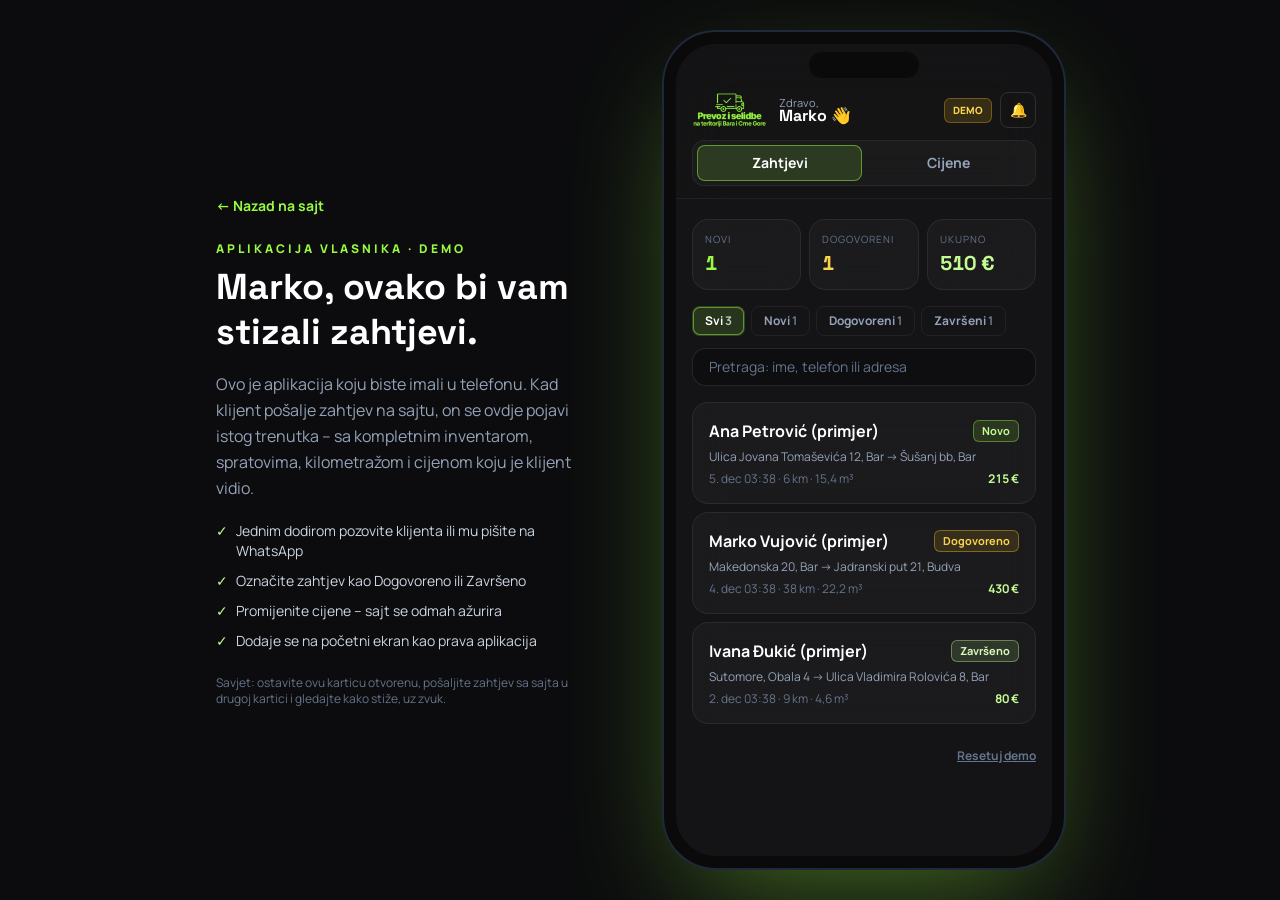
<file: admin/index.html>
<!doctype html>
<html lang="sr-Latn-ME">
<head>
<meta charset="utf-8">
<meta name="viewport" content="width=device-width, initial-scale=1, viewport-fit=cover">
<meta name="robots" content="noindex, nofollow">
<meta name="theme-color" content="#141416">
<meta name="apple-mobile-web-app-capable" content="yes">
<meta name="apple-mobile-web-app-title" content="Selidbe Bar">
<title>Selidbe Bar | Aplikacija</title>
<link rel="icon" type="image/svg+xml" href="/assets/icon.svg">
<link rel="apple-touch-icon" href="/assets/ikona-180.png">
<link rel="preconnect" href="https://fonts.googleapis.com">
<link rel="preconnect" href="https://fonts.gstatic.com" crossorigin>
<link rel="stylesheet" href="https://fonts.googleapis.com/css2?family=Space+Grotesk:wght@500;600;700&amp;family=Manrope:wght@400;500;600;700;800&amp;display=swap">
<link rel="stylesheet" href="/assets/style.css?v=c596912c">
<style>
html, body { overflow-x: hidden; overflow-x: clip; }
.tab-btn.active { background: rgba(152,250,65,.14); color: #fff; box-shadow: inset 0 0 0 1px rgba(152,250,65,.5); }
.st-0 { background: rgba(152,250,65,.12); color: #c4fb93; border-color: rgba(152,250,65,.4); }
.st-1 { background: rgba(251,191,36,.12); color: #fcd34d; border-color: rgba(251,191,36,.4); }
.st-2 { background: rgba(196,251,147,.12); color: #d9fdb8; border-color: rgba(196,251,147,.4); }
.lead-row.unread { border-color: rgba(152,250,65,.55); }
.lead-row.flash { animation: leadFlash 1.6s ease-out 2; }
@keyframes leadFlash { 0% { box-shadow: 0 0 0 0 rgba(152,250,65,.8); } 100% { box-shadow: 0 0 0 14px rgba(152,250,65,0); } }
.num { width: 100%; background: rgba(12,12,14,.65); border: 1px solid rgba(255,255,255,.1); border-radius: .7rem; color: #e2e8f0; padding: .55rem .7rem; font-variant-numeric: tabular-nums; }
.num:focus { outline: none; border-color: #98fa41; }
.num.changed { border-color: #fbbf24; }
.stage { min-height: 100vh; }
.phone { position: relative; min-height: 100vh; background: #141416; }
@media (min-width: 900px) {
  .stage { display: flex; align-items: center; justify-content: center; gap: 4rem; padding: 2rem; }
  .phone { width: 400px; height: min(840px, calc(100vh - 4rem)); min-height: 0; border-radius: 52px; border: 12px solid #0a0a0b; box-shadow: 0 0 0 2px #1e293b, 0 40px 120px -30px rgba(152,250,65,.45); overflow-y: auto; overflow-x: hidden; }
  .phone::-webkit-scrollbar { width: 0; }
  .notch { position: sticky; top: 0; z-index: 50; height: 0; }
  .notch::before { content: ''; position: absolute; left: 50%; top: 8px; transform: translateX(-50%); width: 110px; height: 26px; border-radius: 20px; background: #0a0a0b; }
  .side { display: block !important; }
  .phone > header { padding-top: 2.25rem; }
}
</style>
</head>
<body class="font-sans bg-brand-950 text-slate-200 antialiased">
<div class="stage">
    <aside class="side hidden max-w-sm">
    <a href="/" class="inline-flex items-center gap-2 text-sm font-bold text-acc hover:underline">← Nazad na sajt</a>
    <div class="mt-6 text-xs font-extrabold tracking-[.25em] uppercase text-acc">Aplikacija vlasnika · Demo</div>
    <h1 class="mt-2 font-display text-4xl font-bold text-white leading-tight">Marko, ovako bi vam stizali zahtjevi.</h1>
    <p class="mt-4 text-slate-400 leading-relaxed">Ovo je aplikacija koju biste imali u telefonu. Kad klijent pošalje zahtjev na sajtu, on se ovdje pojavi istog trenutka – sa kompletnim inventarom, spratovima, kilometražom i cijenom koju je klijent vidio.</p>
    <ul class="mt-5 space-y-2.5 text-sm text-slate-300">
      <li class="flex gap-2"><span class="text-price">✓</span>Jednim dodirom pozovite klijenta ili mu pišite na WhatsApp</li>
      <li class="flex gap-2"><span class="text-price">✓</span>Označite zahtjev kao Dogovoreno ili Završeno</li>
      <li class="flex gap-2"><span class="text-price">✓</span>Promijenite cijene – sajt se odmah ažurira</li>
      <li class="flex gap-2"><span class="text-price">✓</span>Dodaje se na početni ekran kao prava aplikacija</li>
    </ul>
    <p class="mt-6 text-xs text-slate-500">Savjet: ostavite ovu karticu otvorenu, pošaljite zahtjev sa sajta u drugoj kartici i gledajte kako stiže, uz zvuk.</p>
  </aside>
  <div class="phone" id="phone">
    <div class="notch"></div>
    <header class="sticky top-0 z-30 border-b border-white/[0.06] bg-brand-900/90 backdrop-blur-xl pt-2">
      <div class="px-4 pt-3 pb-3">
        <div class="flex items-center gap-2">
          <img src="/assets/bar/logo.png" alt="Selidbe Bar" class="h-9 w-auto shrink-0"><div class="mr-auto leading-none pl-1"><div class="text-[11px] text-slate-400">Zdravo,</div><div class="font-display font-bold text-white">Marko 👋</div></div>
          <span class="text-[10px] font-extrabold px-2 py-1 rounded-md bg-amber-400/15 text-amber-300 border border-amber-400/30">DEMO</span>
          <button id="notifyBtn" class="btn-ghost w-9 h-9 rounded-lg text-sm" title="Zvuk i obavještenja" aria-label="Zvuk i obavještenja">🔔</button>
        </div>
        <nav class="mt-3 flex gap-1 p-1 rounded-xl bg-white/[0.03] border border-white/[0.06]">
          <button class="tab-btn active flex-1 px-3 py-2 rounded-lg text-sm font-bold text-slate-400" data-tab="leads">Zahtjevi <span id="newBadge" class="ml-1 px-1.5 rounded-md bg-acc text-brand-900 text-[11px]" hidden>0</span></button>
          <button class="tab-btn flex-1 px-3 py-2 rounded-lg text-sm font-bold text-slate-400" data-tab="prices">Cijene</button>
        </nav>
      </div>
    </header>
        <main id="tab-leads" class="px-4 py-5">
      <div id="listView">
        <div class="grid grid-cols-3 gap-2" id="stats"></div>
        <div id="filters" class="mt-4 flex flex-wrap gap-1.5"></div>
        <input id="search" type="search" class="field !py-2 !text-sm w-full mt-3" placeholder="Pretraga: ime, telefon ili adresa">
        <div id="leadList" class="mt-4 space-y-2"></div>
        <div class="mt-6 flex items-center justify-between gap-2">
          <a href="/" class="text-xs font-bold text-acc hover:underline md:hidden">← Sajt</a>
          <button id="resetDemo" class="ml-auto text-xs font-bold text-slate-500 hover:text-slate-300 underline">Resetuj demo</button>
        </div>
      </div>
      <div id="detailView" hidden></div>
    </main>
        <main id="tab-prices" class="px-4 py-5" hidden>
      <h2 class="font-display text-2xl font-bold text-white">Vaše cijene</h2>
      <p class="text-sm text-slate-400 mt-1">U eurima. Izmjene važe na sajtu čim ih sačuvate.</p>
      <div id="priceForm" class="mt-5 space-y-4"></div>
      <div class="sticky bottom-0 -mx-4 mt-5 px-4 py-3 bg-brand-900/95 backdrop-blur border-t border-white/[0.06] flex gap-2">
        <button id="resetPrices" class="btn-ghost flex-1 py-3 rounded-xl text-sm font-bold">Početne</button>
        <button id="savePrices" class="btn-primary flex-[2] py-3 rounded-xl text-sm">Sačuvaj cijene</button>
      </div>
    </main>
    <div id="toast" class="sticky bottom-4 z-[80] mx-4 opacity-0 pointer-events-none transition">
      <div class="px-4 py-3 rounded-xl bg-brand-800/95 border border-acc/40 text-sm text-slate-100 shadow-xl"><span id="toastText"></span></div>
    </div>
  </div>
</div>
<script>
(() => {
'use strict';
const KEYS = { leads: 'sb.demo.leads', rules: 'sb.demo.rules', seeded: 'sb.demo.seeded', seen: 'sb.demo.seen' };
const STATUSES = ['Novo', 'Dogovoreno', 'Završeno'];
const stc = s => 'st-' + Math.max(0, STATUSES.indexOf(s));
const DEFAULT_RULES = {
  kombi_start: 25, kamion_start: 45,
  kombi_km: 0.8, kamion_km: 1.4,
  kombi_m3: 14, kamion_m3: 14,
  cena_m3: 6,
  min_selidba: 80, min_kombi: 35,
  sprat_bez_lifta: [0, 10, 20, 30, 40, 50, 60],
  sprat_sa_liftom: [0, 0, 10, 15, 15, 20, 20],
  kutija_rad: 3, kutija_troslojna: 2, kutija_petoslojna: 2.5, kutija_garderober: 12,
  zastita: 5,
  teski: { pianino: [100, 25], tapec: [50, 15], sef: [100, 25] },
  montaza: {
    orman1: [15, 10], orman2: [20, 15], orman3: [30, 20],
    klizni: [50, 35], stakleni: [60, 45],
    sto: [20, 12], krevet: [20, 12], ugaona: [25, 15],
    luster: [12, 12], krevetac: [15, 10]
  },
  zaokruzi: 5
};
const GROUPS = [
  { t: 'Kombi', f: [
    ['kombi_start', 'Kombi – izlazak vozila', '€'], ['kamion_start', 'Više tura – polazak', '€'],
    ['kombi_km', 'Kombi – po kilometru', '€/km'], ['kamion_km', 'Više tura – po kilometru', '€/km'],
    ['kombi_m3', 'Kapacitet kombija', 'm³'], ['kamion_m3', 'Tovar po turi (više tura)', 'm³']] },
  { t: 'Osnovno', f: [
    ['cena_m3', 'Cijena po kubiku', '€/m³'], ['min_selidba', 'Minimum – selidba sa ekipom', '€'],
    ['min_kombi', 'Minimum – samo kombi', '€'], ['zaokruzi', 'Zaokruživanje na', '€'],
    ['zastita', 'Zaštita po komadu (TV, ogledalo…)', '€']] },
  { t: 'Pakovanje (mi pakujemo)', f: [
    ['kutija_rad', 'Rad po kutiji', '€'], ['kutija_troslojna', 'Troslojna kutija', '€'],
    ['kutija_petoslojna', 'Petoslojna / velika kutija', '€'], ['kutija_garderober', 'Garderober kutija', '€']] }
];
const FLOOR_NAMES = ['P', '1.', '2.', '3.', '4.', '5.', '6.+'];
const HEAVY_NAMES = { pianino: 'Pianino / klavir', tapec: 'TA peć', sef: 'Sef / vending aparat' };
const MD_NAMES = {
  orman1: 'Orman jednokrilni', orman2: 'Orman dvokrilni', orman3: 'Orman trokrilni', klizni: 'Orman – klizna vrata',
  stakleni: 'Orman – staklena vrata', sto: 'Radni sto', krevet: 'Bračni krevet', ugaona: 'Ugaona garnitura', luster: 'Luster', krevetac: 'Dječji krevetac'
};
const $ = (s, r = document) => r.querySelector(s);
const $$ = (s, r = document) => Array.from(r.querySelectorAll(s));
const esc = s => String(s == null ? '' : s).replace(/[&<>"']/g, c => ({ '&': '&amp;', '<': '&lt;', '>': '&gt;', '"': '&quot;', "'": '&#39;' }[c]));
const nf = new Intl.NumberFormat('sr-Latn-ME', { maximumFractionDigits: 1 });
const money = n => n == null || n === '' ? '—' : new Intl.NumberFormat('sr-Latn-ME', { maximumFractionDigits: 0 }).format(n) + ' €';
const clone = o => JSON.parse(JSON.stringify(o));
const fmtDate = s => s ? new Date(s).toLocaleString('sr-Latn-ME', { day: 'numeric', month: 'short', hour: '2-digit', minute: '2-digit' }) : '';
const read = (k, d) => { try { const v = JSON.parse(localStorage.getItem(k)); return v == null ? d : v; } catch (e) { return d; } };
const write = (k, v) => { try { localStorage.setItem(k, JSON.stringify(v)); } catch (e) { } };
let leads = [], filter = 'all', selected = null, rules = clone(DEFAULT_RULES);
const seen = new Set(read(KEYS.seen, []));
let toastT;
function toast(msg) {
  $('#toastText').textContent = msg;
  $('#toast').style.opacity = 1;
  clearTimeout(toastT); toastT = setTimeout(() => { $('#toast').style.opacity = 0; }, 3000);
}
function seed() {
  if (read(KEYS.seeded, false)) return;
  const ago = h => new Date(Date.now() - h * 3600e3).toISOString();
  const sample = [
    { id: 'S1', name: 'Ana Petrović (primjer)', phone: '067 214 588', from: 'Ulica Jovana Tomaševića 12, Bar', to: 'Šušanj bb, Bar', sqm: 58, km: 6, m3: 15.4, total: 215, status: 'Novo', created_at: ago(2),
      details: { service: 'Selidba sa ekipom', home: 'Stan · Dvosoban', truck: 'Kombi – više tura', trips: 2, packing: 'Pakuju sami',
        pickup: { floor: '2. sprat bez lifta' }, dropoff: { floor: 'prizemlje' },
        inventory: [{ name: 'Trosed', qty: 1, m3: 1.5 }, { name: 'Fotelja', qty: 1, m3: 0.6 }, { name: 'Bračni krevet', qty: 1, m3: 2.2, disassembly: true, assembly: true }, { name: 'Orman dvokrilni', qty: 1, m3: 1.8 }, { name: 'Komoda za odjeću', qty: 1, m3: 0.9 }, { name: 'Polica za knjige', qty: 1, m3: 1.2 }, { name: 'TV', qty: 1, m3: 0.3 }, { name: 'Frižider / zamrzivač', qty: 1, m3: 1.5 }, { name: 'Veš / sudo mašina', qty: 1, m3: 0.6 }, { name: 'Trpezarijski sto', qty: 1, m3: 1 }, { name: 'Trpezarijska stolica', qty: 4, m3: 0.8 }, { name: 'Standardna kutija', qty: 30, m3: 3 }],
        breakdown: [{ item: 'Vozilo – Kombi – više tura', info: 'izlazak vozila i ekipe', amount: 45 }, { item: 'Transport', info: '6 km × 1,40 €', amount: 8 }, { item: 'Zapremina stvari', info: '15,4 m³ × 6 €', amount: 92 }, { item: 'Bračni krevet – demontaža i montaža', info: '1 × 32 €', amount: 32 }, { item: 'Spratovi (+20%)', info: 'utovar: 2. sprat bez lifta · istovar: prizemlje', amount: 38 }] } },
    { id: 'S2', name: 'Marko Vujović (primjer)', phone: '069 538 120', from: 'Makedonska 20, Bar', to: 'Jadranski put 21, Budva', sqm: 75, km: 38, m3: 22.2, total: 430, status: 'Dogovoreno', created_at: ago(26),
      details: { service: 'Selidba sa ekipom', home: 'Kuća · Trosoban', truck: 'Kombi – više tura', trips: 2, packing: 'Mi pakujemo (troslojne kutije)',
        pickup: { floor: 'prizemlje' }, dropoff: { floor: 'prizemlje' },
        inventory: [{ name: 'Ugaona garnitura', qty: 1, m3: 2.5 }, { name: 'Bračni krevet', qty: 2, m3: 4.4 }, { name: 'Orman trokrilni', qty: 1, m3: 2.5 }, { name: 'Komoda za odjeću', qty: 2, m3: 1.8 }, { name: 'Polica za knjige', qty: 2, m3: 2.4 }, { name: 'Frižider / zamrzivač', qty: 1, m3: 1.5 }, { name: 'Veš / sudo mašina', qty: 1, m3: 0.6 }, { name: 'Trpezarijski sto', qty: 1, m3: 1 }, { name: 'Dušek', qty: 1, m3: 0.8 }, { name: 'Bicikl', qty: 1, m3: 0.7 }, { name: 'Standardna kutija', qty: 40, m3: 4 }],
        breakdown: [{ item: 'Vozilo – Kombi – više tura', info: 'izlazak vozila i ekipe', amount: 45 }, { item: 'Transport', info: '38 km × 1,40 €', amount: 53 }, { item: 'Zapremina stvari', info: '22,2 m³ × 6 €', amount: 133 }, { item: 'Pakovanje – 40 × standardne kutije', info: 'rad 3 € + materijal 2 € po kutiji', amount: 200 }] } },
    { id: 'S3', name: 'Ivana Đukić (primjer)', phone: '068 771 905', from: 'Sutomore, Obala 4', to: 'Ulica Vladimira Rolovića 8, Bar', sqm: 28, km: 9, m3: 4.6, total: 80, status: 'Završeno', created_at: ago(74),
      details: { service: 'Selidba sa ekipom', home: 'Stan · Garsonjera', truck: 'Kombi', trips: 1, packing: 'Pakuju sami', pickup: { floor: 'prizemlje' }, dropoff: { floor: '1. sprat, lift' },
        inventory: [{ name: 'Singl krevet', qty: 1, m3: 1.2 }, { name: 'Radni / kompjuterski sto', qty: 1, m3: 1 }, { name: 'Kofer', qty: 2, m3: 0.3 }, { name: 'Stona lampa', qty: 1, m3: 0.1 }, { name: 'Standardna kutija', qty: 20, m3: 2 }],
        breakdown: [{ item: 'Vozilo – Kombi', info: 'izlazak vozila i ekipe', amount: 25 }, { item: 'Transport', info: '9 km × 0,80 €', amount: 7 }, { item: 'Zapremina stvari', info: '4,6 m³ × 6 €', amount: 28 }, { item: 'Dopuna do minimalne cijene', info: 'minimum 80 €', amount: 20 }] } }
  ];
  write(KEYS.leads, sample.concat(read(KEYS.leads, [])));
  write(KEYS.seeded, true);
  sample.forEach(l => seen.add(l.id));
  write(KEYS.seen, [...seen]);
}
function load() { leads = read(KEYS.leads, []); }
function persist() { write(KEYS.leads, leads); }
const isNew = l => l.status === STATUSES[0] && !seen.has(l.id);
function renderStats() {
  const c = s => leads.filter(l => l.status === s).length;
  const booked = leads.filter(l => l.status !== STATUSES[0]).reduce((a, l) => a + (Number(l.total) || 0), 0);
  $('#stats').innerHTML = [
    ['Novi', c(STATUSES[0]), 'text-acc'], ['Dogovoreni', c(STATUSES[1]), 'text-amber-300'], ['Ukupno', money(booked), 'text-price']
  ].map(([t, v, cls]) => `<div class="glass !rounded-2xl p-3"><div class="text-[10px] uppercase tracking-widest text-slate-500">${t}</div><div class="font-display text-xl font-bold ${cls} tabular mt-0.5 truncate">${v}</div></div>`).join('');
  const n = leads.filter(isNew).length;
  $('#newBadge').hidden = !n; $('#newBadge').textContent = n;
  document.title = (n ? `(${n}) ` : '') + 'Selidbe Bar | Aplikacija';
}
function renderFilters() {
  const opts = [['all', 'Svi'], [STATUSES[0], 'Novi'], [STATUSES[1], 'Dogovoreni'], [STATUSES[2], 'Završeni']];
  $('#filters').innerHTML = opts.map(([v, t]) => `<button class="tab-btn ${filter === v ? 'active' : ''} px-3 py-1.5 rounded-lg text-xs font-bold text-slate-400 border border-white/[0.06]" data-f="${v}">${t} <span class="opacity-70">${v === 'all' ? leads.length : leads.filter(l => l.status === v).length}</span></button>`).join('');
}
function renderList(flashId) {
  const q = $('#search').value.trim().toLowerCase();
  const rows = leads.filter(l => (filter === 'all' || l.status === filter) && (!q || [l.name, l.phone, l.from, l.to].join(' ').toLowerCase().includes(q)));
  $('#leadList').innerHTML = rows.length ? rows.map(l => `
    <button class="lead-row glass !rounded-2xl w-full min-w-0 overflow-hidden text-left p-4 ${isNew(l) ? 'unread' : ''} ${flashId === l.id ? 'flash' : ''}" data-id="${esc(l.id)}">
      <div class="flex items-center gap-2">
        ${isNew(l) ? '<span class="w-2 h-2 rounded-full bg-acc shrink-0"></span>' : ''}
        <span class="font-bold text-white truncate min-w-0">${esc(l.name || 'Bez imena')}</span>
        <span class="ml-auto shrink-0 text-[11px] font-bold px-2 py-0.5 rounded-md border ${stc(l.status)}">${esc(l.status)}</span>
      </div>
      <div class="mt-1.5 text-xs text-slate-400 truncate">${esc(l.from || '—')} → ${esc(l.to || '—')}</div>
      <div class="mt-1.5 flex justify-between gap-2 text-xs"><span class="text-slate-500">${fmtDate(l.created_at)} · ${nf.format(l.km || 0)} km · ${nf.format(l.m3 || 0)} m³</span><span class="font-bold text-price tabular shrink-0">${money(l.total)}</span></div>
    </button>`).join('') : '<div class="text-sm text-slate-500 p-4 text-center">Još nema zahtjeva. Pošaljite jedan sa sajta!</div>';
}
function refresh(flashId) { renderStats(); renderFilters(); renderList(flashId); }
function openDetail(id) {
  const l = leads.find(x => x.id === id); if (!l) return;
  selected = id; seen.add(id); write(KEYS.seen, [...seen]);
  const d = l.details || {};
  const tel = String(l.phone || '').replace(/[^\d+]/g, '');
  const intl = tel.startsWith('+') ? tel : tel.startsWith('00') ? '+' + tel.slice(2) : tel.startsWith('0') ? '+382' + tel.slice(1) : '+382' + tel;
  const maps = 'https://www.google.com/maps/dir/?api=1&origin=' + encodeURIComponent(l.from || '') + '&destination=' + encodeURIComponent(l.to || '');
  const inv = (d.inventory || []).map(i => `<tr class="border-t border-white/[0.05]"><td class="py-1.5 pr-2">${esc(i.name)}${i.disassembly ? ' <span class="text-acc text-[10px] font-bold">DEM</span>' : ''}${i.assembly ? ' <span class="text-acc text-[10px] font-bold">MON</span>' : ''}</td><td class="py-1.5 text-right tabular">×${esc(i.qty)}</td><td class="py-1.5 text-right tabular text-slate-500 pl-2">${nf.format(i.m3 || 0)} m³</td></tr>`).join('');
  const calc = (d.breakdown || []).map(o => `<div class="flex justify-between gap-3 py-1.5"><div class="min-w-0"><div class="text-slate-200">${esc(o.item)}</div>${o.info ? `<div class="text-[11px] text-slate-500">${esc(o.info)}</div>` : ''}</div><div class="font-bold text-price tabular shrink-0">${money(o.amount)}</div></div>`).join('');
  $('#listView').hidden = true;
  const v = $('#detailView'); v.hidden = false;
  v.innerHTML = `
    <button type="button" id="backBtn" class="btn-ghost px-4 py-2 rounded-xl text-sm font-bold">← Zahtjevi</button>
    <div class="mt-4 flex items-start gap-3">
      <div class="min-w-0 mr-auto"><div class="text-2xl font-display font-bold text-white break-words">${esc(l.name || 'Bez imena')}</div><div class="text-xs text-slate-500 mt-1">${fmtDate(l.created_at)}</div></div>
      <select id="stSel" class="field !w-auto !py-2 !text-sm">${STATUSES.map(s => `<option ${l.status === s ? 'selected' : ''}>${s}</option>`).join('')}</select>
    </div>
    <div class="mt-4 grid grid-cols-3 gap-2">
      <a href="tel:${esc(tel)}" class="btn-primary py-3 rounded-xl text-sm text-center">📞 Pozovi</a>
      <a href="https://wa.me/${intl.replace('+', '')}" target="_blank" rel="noopener" class="btn-ghost py-3 rounded-xl text-sm font-bold text-center">💬 WhatsApp</a>
      <a href="${maps}" target="_blank" rel="noopener" class="btn-ghost py-3 rounded-xl text-sm font-bold text-center">🗺️ Ruta</a>
    </div>
    <div class="mt-4 rounded-2xl border border-price/25 bg-price/[0.05] p-4 flex items-center justify-between gap-3">
      <span class="text-[11px] uppercase tracking-widest text-slate-400">Cijena sa sajta</span><span class="font-display text-3xl font-bold text-price tabular">${money(l.total)}</span>
    </div>
    ${d.note ? `<div class="mt-3 rounded-xl border border-amber-400/30 bg-amber-400/10 px-4 py-2.5 text-sm text-amber-200">${esc(d.note)}</div>` : ''}
    <dl class="mt-5 space-y-3 text-sm break-words">
      <div><dt class="text-[11px] uppercase tracking-widest text-slate-500">Odakle</dt><dd class="text-white">${esc(l.from || '—')}</dd><dd class="text-xs text-slate-400">${esc((d.pickup || {}).floor || '')}</dd></div>
      <div><dt class="text-[11px] uppercase tracking-widest text-slate-500">Dokle</dt><dd class="text-white">${esc(l.to || '—')}</dd><dd class="text-xs text-slate-400">${esc((d.dropoff || {}).floor || '')}</dd></div>
      <div class="grid grid-cols-2 gap-3">
        <div><dt class="text-[11px] uppercase tracking-widest text-slate-500">Usluga</dt><dd>${esc(d.service || '—')}</dd></div>
        <div><dt class="text-[11px] uppercase tracking-widest text-slate-500">Prostor</dt><dd>${esc([d.home, l.sqm ? l.sqm + ' m²' : ''].filter(Boolean).join(' · ') || '—')}</dd></div>
        <div><dt class="text-[11px] uppercase tracking-widest text-slate-500">Tovar</dt><dd>${nf.format(l.m3 || 0)} m³ · ${esc(d.truck || '')}${d.trips > 1 ? ' · ' + esc(d.trips) + ' ture' : ''}</dd></div>
        <div><dt class="text-[11px] uppercase tracking-widest text-slate-500">Udaljenost</dt><dd>${nf.format(l.km || 0)} km</dd></div>
        <div class="col-span-2"><dt class="text-[11px] uppercase tracking-widest text-slate-500">Pakovanje</dt><dd>${esc(d.packing || '—')}</dd></div>
      </div>
    </dl>
    ${inv ? `<h3 class="mt-6 text-xs font-extrabold tracking-[.2em] uppercase text-slate-500">Inventar</h3><table class="mt-2 w-full text-sm"><tbody>${inv}</tbody></table>` : ''}
    ${calc ? `<h3 class="mt-6 text-xs font-extrabold tracking-[.2em] uppercase text-slate-500">Obračun cijene</h3><div class="mt-2 text-sm">${calc}</div>` : ''}
    <div class="mt-8 pt-5 border-t border-white/[0.06] flex justify-end"><button id="delBtn" class="px-4 py-2.5 rounded-xl text-sm font-bold text-rose-300 border border-rose-400/30 hover:bg-rose-500/10">Obriši zahtjev</button></div>`;
  $('#backBtn').addEventListener('click', closeDetail);
  $('#stSel').addEventListener('change', e => { l.status = e.target.value; persist(); refresh(); toast('Status: ' + l.status); });
  $('#delBtn').addEventListener('click', () => {
    if (!confirm('Obrisati ovaj zahtjev?')) return;
    leads = leads.filter(x => x.id !== l.id); persist(); closeDetail(); toast('Zahtjev je obrisan');
  });
  scrollTopApp();
  refresh();
}
function closeDetail() { selected = null; $('#detailView').hidden = true; $('#listView').hidden = false; refresh(); scrollTopApp(); }
function scrollTopApp() { const p = $('#phone'); if (p.scrollHeight > p.clientHeight) p.scrollTop = 0; else window.scrollTo(0, 0); }
$('#filters').addEventListener('click', e => { const b = e.target.closest('[data-f]'); if (!b) return; filter = b.dataset.f; renderFilters(); renderList(); });
$('#search').addEventListener('input', () => renderList());
$('#leadList').addEventListener('click', e => { const b = e.target.closest('[data-id]'); if (b) openDetail(b.dataset.id); });
$('#resetDemo').addEventListener('click', () => {
  if (!confirm('Resetovati demo? Brišu se probni zahtjevi i vraćaju početne cijene.')) return;
  [KEYS.leads, KEYS.rules, KEYS.seeded, KEYS.seen].forEach(k => localStorage.removeItem(k));
  seen.clear(); seed(); load(); rules = clone(DEFAULT_RULES); renderPrices(); closeDetail(); toast('Demo je resetovan');
});
let audio = null;
function beep() {
  try {
    audio = audio || new (window.AudioContext || window.webkitAudioContext)();
    [0, .18].forEach((t, i) => {
      const o = audio.createOscillator(), g = audio.createGain();
      o.frequency.value = i ? 1046 : 784; o.connect(g); g.connect(audio.destination);
      g.gain.setValueAtTime(.0001, audio.currentTime + t); g.gain.exponentialRampToValueAtTime(.25, audio.currentTime + t + .02); g.gain.exponentialRampToValueAtTime(.0001, audio.currentTime + t + .25);
      o.start(audio.currentTime + t); o.stop(audio.currentTime + t + .3);
    });
  } catch (e) { }
}
function onNewLead() {
  const before = new Set(leads.map(l => l.id));
  load();
  const fresh = leads.find(l => !before.has(l.id));
  if (!fresh) { refresh(); return; }
  beep();
  toast('Novi zahtjev: ' + (fresh.name || '') + ' · ' + money(fresh.total));
  if ('Notification' in window && Notification.permission === 'granted') {
    try { new Notification('Novi zahtjev za selidbu', { body: `${fresh.name || ''} · ${money(fresh.total)}`, icon: '/assets/ikona-192.png' }); } catch (e) { }
  }
  if (!selected) { filter = 'all'; refresh(fresh.id); } else refresh();
}
try { const bc = new BroadcastChannel('sb-demo'); bc.onmessage = ev => { if (ev.data && ev.data.type === 'lead') onNewLead(); }; } catch (e) { }
window.addEventListener('storage', ev => { if (ev.key === KEYS.leads) onNewLead(); });
$('#notifyBtn').addEventListener('click', async () => {
  beep();
  if ('Notification' in window) { const p = await Notification.requestPermission(); toast(p === 'granted' ? 'Zvuk i obavještenja su uključeni' : 'Zvuk je uključen'); }
  else toast('Zvuk je uključen');
});
function mergeRules(src) {
  const r = clone(DEFAULT_RULES);
  if (!src || typeof src !== 'object') return r;
  Object.keys(r).forEach(k => {
    const v = src[k]; if (v == null) return;
    if (Array.isArray(r[k])) { if (Array.isArray(v) && v.length === r[k].length) r[k] = v.map(Number); }
    else if (typeof r[k] === 'object') Object.keys(r[k]).forEach(s => { if (Array.isArray(v[s]) && v[s].length === 2) r[k][s] = v[s].map(Number); });
    else if (Number.isFinite(Number(v))) r[k] = Number(v);
  });
  return r;
}
const inp = (path, val) => `<input class="num" type="number" min="0" step="any" inputmode="decimal" data-path="${path}" value="${val}">`;
const card = (title, inner, note) => `<section class="glass !rounded-2xl p-4"><h3 class="font-display text-lg font-bold text-white">${title}</h3>${note ? `<p class="text-xs text-slate-500 mt-1">${note}</p>` : ''}<div class="mt-3">${inner}</div></section>`;
function renderPrices() {
  let html = GROUPS.map(g => card(g.t, `<div class="space-y-3">${g.f.map(([k, l, u]) => `<label class="flex items-center gap-3"><span class="flex-1 text-sm text-slate-300">${l} <span class="text-slate-600 text-xs">(${u})</span></span><span class="w-24 shrink-0">${inp(k, rules[k])}</span></label>`).join('')}</div>`)).join('');
  const floorRow = (k, t) => `<div class="text-xs text-slate-400 mt-2 mb-1">${t}</div><div class="grid grid-cols-7 gap-1">${rules[k].map((v, i) => `<label class="text-center"><span class="block text-[10px] text-slate-500 mb-0.5">${FLOOR_NAMES[i]}</span>${inp(k + '.' + i, v)}</label>`).join('')}</div>`;
  html += card('Spratovi (%)', floorRow('sprat_bez_lifta', 'Bez lifta') + floorRow('sprat_sa_liftom', 'Sa liftom'), 'Procenat koji se dodaje na cijelu selidbu, posebno za utovar i istovar.');
  html += card('Teški tereti', `<div class="grid grid-cols-[minmax(0,1fr)_4.5rem_4.5rem] gap-2 items-center"><span></span><span class="text-[10px] text-slate-500 font-bold">Osnovno €</span><span class="text-[10px] text-slate-500 font-bold">Po spratu €</span>${Object.keys(rules.teski).map(k => `<span class="text-sm text-slate-300">${HEAVY_NAMES[k] || k}</span>${inp('teski.' + k + '.0', rules.teski[k][0])}${inp('teski.' + k + '.1', rules.teski[k][1])}`).join('')}</div>`);
  html += card('Montaža i demontaža (po komadu)', `<div class="grid grid-cols-[minmax(0,1fr)_4.5rem_4.5rem] gap-2 items-center"><span></span><span class="text-[10px] text-slate-500 font-bold">Montaža</span><span class="text-[10px] text-slate-500 font-bold">Demontaža</span>${Object.keys(rules.montaza).map(k => `<span class="text-sm text-slate-300">${MD_NAMES[k] || k}</span>${inp('montaza.' + k + '.0', rules.montaza[k][0])}${inp('montaza.' + k + '.1', rules.montaza[k][1])}`).join('')}</div>`);
  $('#priceForm').innerHTML = html;
}
function readForm() {
  const r = clone(rules);
  for (const el of $$('#priceForm [data-path]')) {
    const v = Number(el.value);
    if (el.value === '' || !Number.isFinite(v) || v < 0) { el.focus(); throw new Error('Unesite ispravan broj.'); }
    const p = el.dataset.path.split('.'); let o = r;
    for (let i = 0; i < p.length - 1; i++) o = o[p[i]];
    o[p[p.length - 1]] = v;
  }
  if (r.zaokruzi < 1) r.zaokruzi = 1;
  return r;
}
$('#priceForm').addEventListener('input', e => { if (e.target.dataset.path) e.target.classList.add('changed'); });
$('#savePrices').addEventListener('click', () => {
  let r; try { r = readForm(); } catch (e) { toast(e.message); return; }
  write(KEYS.rules, r); rules = r; renderPrices();
  toast('Sačuvano – sajt sada koristi ove cijene');
});
$('#resetPrices').addEventListener('click', () => { rules = clone(DEFAULT_RULES); renderPrices(); $$('#priceForm .num').forEach(x => x.classList.add('changed')); toast('Učitane početne cijene – dodirnite Sačuvaj'); });
$$('.tab-btn[data-tab]').forEach(b => b.addEventListener('click', () => {
  $$('.tab-btn[data-tab]').forEach(x => x.classList.toggle('active', x === b));
  $('#tab-leads').hidden = b.dataset.tab !== 'leads';
  $('#tab-prices').hidden = b.dataset.tab !== 'prices';
  scrollTopApp();
}));
seed();
load();
rules = mergeRules(read(KEYS.rules, null));
renderPrices();
refresh();
})();
</script>
</body>
</html>
</file>
<file: assets/style.css>
*,:after,:before{--tw-border-spacing-x:0;--tw-border-spacing-y:0;--tw-translate-x:0;--tw-translate-y:0;--tw-rotate:0;--tw-skew-x:0;--tw-skew-y:0;--tw-scale-x:1;--tw-scale-y:1;--tw-pan-x: ;--tw-pan-y: ;--tw-pinch-zoom: ;--tw-scroll-snap-strictness:proximity;--tw-gradient-from-position: ;--tw-gradient-via-position: ;--tw-gradient-to-position: ;--tw-ordinal: ;--tw-slashed-zero: ;--tw-numeric-figure: ;--tw-numeric-spacing: ;--tw-numeric-fraction: ;--tw-ring-inset: ;--tw-ring-offset-width:0px;--tw-ring-offset-color:#fff;--tw-ring-color:rgba(59,130,246,.5);--tw-ring-offset-shadow:0 0 #0000;--tw-ring-shadow:0 0 #0000;--tw-shadow:0 0 #0000;--tw-shadow-colored:0 0 #0000;--tw-blur: ;--tw-brightness: ;--tw-contrast: ;--tw-grayscale: ;--tw-hue-rotate: ;--tw-invert: ;--tw-saturate: ;--tw-sepia: ;--tw-drop-shadow: ;--tw-backdrop-blur: ;--tw-backdrop-brightness: ;--tw-backdrop-contrast: ;--tw-backdrop-grayscale: ;--tw-backdrop-hue-rotate: ;--tw-backdrop-invert: ;--tw-backdrop-opacity: ;--tw-backdrop-saturate: ;--tw-backdrop-sepia: ;--tw-contain-size: ;--tw-contain-layout: ;--tw-contain-paint: ;--tw-contain-style: }::backdrop{--tw-border-spacing-x:0;--tw-border-spacing-y:0;--tw-translate-x:0;--tw-translate-y:0;--tw-rotate:0;--tw-skew-x:0;--tw-skew-y:0;--tw-scale-x:1;--tw-scale-y:1;--tw-pan-x: ;--tw-pan-y: ;--tw-pinch-zoom: ;--tw-scroll-snap-strictness:proximity;--tw-gradient-from-position: ;--tw-gradient-via-position: ;--tw-gradient-to-position: ;--tw-ordinal: ;--tw-slashed-zero: ;--tw-numeric-figure: ;--tw-numeric-spacing: ;--tw-numeric-fraction: ;--tw-ring-inset: ;--tw-ring-offset-width:0px;--tw-ring-offset-color:#fff;--tw-ring-color:rgba(59,130,246,.5);--tw-ring-offset-shadow:0 0 #0000;--tw-ring-shadow:0 0 #0000;--tw-shadow:0 0 #0000;--tw-shadow-colored:0 0 #0000;--tw-blur: ;--tw-brightness: ;--tw-contrast: ;--tw-grayscale: ;--tw-hue-rotate: ;--tw-invert: ;--tw-saturate: ;--tw-sepia: ;--tw-drop-shadow: ;--tw-backdrop-blur: ;--tw-backdrop-brightness: ;--tw-backdrop-contrast: ;--tw-backdrop-grayscale: ;--tw-backdrop-hue-rotate: ;--tw-backdrop-invert: ;--tw-backdrop-opacity: ;--tw-backdrop-saturate: ;--tw-backdrop-sepia: ;--tw-contain-size: ;--tw-contain-layout: ;--tw-contain-paint: ;--tw-contain-style: }/*! tailwindcss v3.4.17 | MIT License | https://tailwindcss.com*/*,:after,:before{border:0 solid #e5e7eb;box-sizing:border-box}:after,:before{--tw-content:""}:host,html{line-height:1.5;-webkit-text-size-adjust:100%;font-family:Manrope,system-ui,sans-serif;font-feature-settings:normal;font-variation-settings:normal;-moz-tab-size:4;-o-tab-size:4;tab-size:4;-webkit-tap-highlight-color:transparent}body{line-height:inherit;margin:0}hr{border-top-width:1px;color:inherit;height:0}abbr:where([title]){-webkit-text-decoration:underline dotted;text-decoration:underline dotted}h1,h2,h3,h4,h5,h6{font-size:inherit;font-weight:inherit}a{color:inherit;text-decoration:inherit}b,strong{font-weight:bolder}code,kbd,pre,samp{font-family:ui-monospace,SFMono-Regular,Menlo,Monaco,Consolas,Liberation Mono,Courier New,monospace;font-feature-settings:normal;font-size:1em;font-variation-settings:normal}small{font-size:80%}sub,sup{font-size:75%;line-height:0;position:relative;vertical-align:baseline}sub{bottom:-.25em}sup{top:-.5em}table{border-collapse:collapse;border-color:inherit;text-indent:0}button,input,optgroup,select,textarea{color:inherit;font-family:inherit;font-feature-settings:inherit;font-size:100%;font-variation-settings:inherit;font-weight:inherit;letter-spacing:inherit;line-height:inherit;margin:0;padding:0}button,select{text-transform:none}button,input:where([type=button]),input:where([type=reset]),input:where([type=submit]){-webkit-appearance:button;background-color:transparent;background-image:none}:-moz-focusring{outline:auto}:-moz-ui-invalid{box-shadow:none}progress{vertical-align:baseline}::-webkit-inner-spin-button,::-webkit-outer-spin-button{height:auto}[type=search]{-webkit-appearance:textfield;outline-offset:-2px}::-webkit-search-decoration{-webkit-appearance:none}::-webkit-file-upload-button{-webkit-appearance:button;font:inherit}summary{display:list-item}blockquote,dd,dl,figure,h1,h2,h3,h4,h5,h6,hr,p,pre{margin:0}fieldset{margin:0}fieldset,legend{padding:0}menu,ol,ul{list-style:none;margin:0;padding:0}dialog{padding:0}textarea{resize:vertical}input::-moz-placeholder,textarea::-moz-placeholder{color:#9ca3af;opacity:1}input::placeholder,textarea::placeholder{color:#9ca3af;opacity:1}[role=button],button{cursor:pointer}:disabled{cursor:default}audio,canvas,embed,iframe,img,object,svg,video{display:block;vertical-align:middle}img,video{height:auto;max-width:100%}[hidden]:where(:not([hidden=until-found])){display:none}.sr-only{height:1px;margin:-1px;overflow:hidden;padding:0;position:absolute;width:1px;clip:rect(0,0,0,0);border-width:0;white-space:nowrap}.pointer-events-none{pointer-events:none}.fixed{position:fixed}.absolute{position:absolute}.relative{position:relative}.sticky{position:sticky}.-inset-4{inset:-1rem}.-inset-6{inset:-1.5rem}.inset-0{inset:0}.inset-x-0{left:0;right:0}.-bottom-28{bottom:-7rem}.-bottom-32{bottom:-8rem}.-left-20{left:-5rem}.-right-24{right:-6rem}.-top-24{top:-6rem}.bottom-0{bottom:0}.bottom-28{bottom:7rem}.bottom-3{bottom:.75rem}.bottom-4{bottom:1rem}.bottom-5{bottom:1.25rem}.bottom-\[22\%\]{bottom:22%}.bottom-\[6\%\]{bottom:6%}.left-0{left:0}.left-1\/2{left:50%}.left-2{left:.5rem}.left-3{left:.75rem}.left-4{left:1rem}.left-7{left:1.75rem}.left-\[3\%\]{left:3%}.right-0{right:0}.right-2{right:.5rem}.right-3{right:.75rem}.right-4{right:1rem}.right-7{right:1.75rem}.right-\[3\%\]{right:3%}.top-0{top:0}.top-1\.5{top:.375rem}.top-1\/2{top:50%}.top-2{top:.5rem}.top-3{top:.75rem}.top-7{top:1.75rem}.top-\[calc\(100\%\+8px\)\]{top:calc(100% + 8px)}.z-10{z-index:10}.z-20{z-index:20}.z-30{z-index:30}.z-40{z-index:40}.z-50{z-index:50}.z-\[65\]{z-index:65}.z-\[70\]{z-index:70}.z-\[80\]{z-index:80}.col-span-2{grid-column:span 2/span 2}.m-2{margin:.5rem}.-mx-4{margin-left:-1rem;margin-right:-1rem}.mx-2{margin-left:.5rem;margin-right:.5rem}.mx-4{margin-left:1rem;margin-right:1rem}.mx-auto{margin-left:auto;margin-right:auto}.my-5{margin-bottom:1.25rem;margin-top:1.25rem}.-ml-px{margin-left:-1px}.-mt-1{margin-top:-.25rem}.-mt-2\.5{margin-top:-.625rem}.mb-0\.5{margin-bottom:.125rem}.mb-1{margin-bottom:.25rem}.mb-1\.5{margin-bottom:.375rem}.mb-10{margin-bottom:2.5rem}.mb-2{margin-bottom:.5rem}.mb-3{margin-bottom:.75rem}.mb-4{margin-bottom:1rem}.mb-5{margin-bottom:1.25rem}.mb-6{margin-bottom:1.5rem}.mb-7{margin-bottom:1.75rem}.mb-8{margin-bottom:2rem}.ml-1{margin-left:.25rem}.ml-auto{margin-left:auto}.mr-3{margin-right:.75rem}.mr-auto{margin-right:auto}.mt-0\.5{margin-top:.125rem}.mt-1{margin-top:.25rem}.mt-1\.5{margin-top:.375rem}.mt-10{margin-top:2.5rem}.mt-12{margin-top:3rem}.mt-2{margin-top:.5rem}.mt-3{margin-top:.75rem}.mt-4{margin-top:1rem}.mt-5{margin-top:1.25rem}.mt-6{margin-top:1.5rem}.mt-7{margin-top:1.75rem}.mt-8{margin-top:2rem}.block{display:block}.flex{display:flex}.inline-flex{display:inline-flex}.table{display:table}.grid{display:grid}.hidden{display:none}.h-1{height:.25rem}.h-1\.5{height:.375rem}.h-10{height:2.5rem}.h-11{height:2.75rem}.h-12{height:3rem}.h-14{height:3.5rem}.h-16{height:4rem}.h-2{height:.5rem}.h-20{height:5rem}.h-3{height:.75rem}.h-3\.5{height:.875rem}.h-32{height:8rem}.h-4{height:1rem}.h-5{height:1.25rem}.h-56{height:14rem}.h-6{height:1.5rem}.h-64{height:16rem}.h-7{height:1.75rem}.h-72{height:18rem}.h-8{height:2rem}.h-80{height:20rem}.h-9{height:2.25rem}.h-\[3px\]{height:3px}.h-\[84px\]{height:84px}.h-auto{height:auto}.h-full{height:100%}.h-px{height:1px}.max-h-\[92vh\]{max-height:92vh}.max-h-\[94vh\]{max-height:94vh}.min-h-\[80vh\]{min-height:80vh}.\!w-auto{width:auto!important}.w-0{width:0}.w-1\.5{width:.375rem}.w-10{width:2.5rem}.w-11{width:2.75rem}.w-12{width:3rem}.w-14{width:3.5rem}.w-2{width:.5rem}.w-20{width:5rem}.w-24{width:6rem}.w-3{width:.75rem}.w-3\.5{width:.875rem}.w-36{width:9rem}.w-4{width:1rem}.w-5{width:1.25rem}.w-56{width:14rem}.w-6{width:1.5rem}.w-64{width:16rem}.w-7{width:1.75rem}.w-72{width:18rem}.w-8{width:2rem}.w-80{width:20rem}.w-9{width:2.25rem}.w-\[72px\]{width:72px}.w-\[calc\(100\%-2rem\)\]{width:calc(100% - 2rem)}.w-auto{width:auto}.w-full{width:100%}.min-w-0{min-width:0}.max-w-2xl{max-width:42rem}.max-w-3xl{max-width:48rem}.max-w-4xl{max-width:56rem}.max-w-7xl{max-width:80rem}.max-w-full{max-width:100%}.max-w-lg{max-width:32rem}.max-w-md{max-width:28rem}.max-w-sm{max-width:24rem}.max-w-xl{max-width:36rem}.max-w-xs{max-width:20rem}.flex-1{flex:1 1 0%}.flex-\[2\]{flex:2}.shrink-0{flex-shrink:0}.-translate-x-1\/2{--tw-translate-x:-50%}.-translate-x-1\/2,.-translate-y-1\/2{transform:translate(var(--tw-translate-x),var(--tw-translate-y)) rotate(var(--tw-rotate)) skewX(var(--tw-skew-x)) skewY(var(--tw-skew-y)) scaleX(var(--tw-scale-x)) scaleY(var(--tw-scale-y))}.-translate-y-1\/2{--tw-translate-y:-50%}.-translate-y-\[5px\]{--tw-translate-y:-5px}.-translate-y-\[5px\],.translate-y-4{transform:translate(var(--tw-translate-x),var(--tw-translate-y)) rotate(var(--tw-rotate)) skewX(var(--tw-skew-x)) skewY(var(--tw-skew-y)) scaleX(var(--tw-scale-x)) scaleY(var(--tw-scale-y))}.translate-y-4{--tw-translate-y:1rem}.translate-y-full{--tw-translate-y:100%}.transform,.translate-y-full{transform:translate(var(--tw-translate-x),var(--tw-translate-y)) rotate(var(--tw-rotate)) skewX(var(--tw-skew-x)) skewY(var(--tw-skew-y)) scaleX(var(--tw-scale-x)) scaleY(var(--tw-scale-y))}@keyframes pulse{50%{opacity:.5}}.animate-pulse{animation:pulse 2s cubic-bezier(.4,0,.6,1) infinite}.resize{resize:both}.scroll-mt-28{scroll-margin-top:7rem}.grid-cols-1{grid-template-columns:repeat(1,minmax(0,1fr))}.grid-cols-2{grid-template-columns:repeat(2,minmax(0,1fr))}.grid-cols-3{grid-template-columns:repeat(3,minmax(0,1fr))}.grid-cols-7{grid-template-columns:repeat(7,minmax(0,1fr))}.grid-cols-\[minmax\(0\2c 1fr\)_4\.5rem_4\.5rem\]{grid-template-columns:minmax(0,1fr) 4.5rem 4.5rem}.flex-col{flex-direction:column}.flex-wrap{flex-wrap:wrap}.flex-wrap-reverse{flex-wrap:wrap-reverse}.content-start{align-content:flex-start}.items-start{align-items:flex-start}.items-end{align-items:flex-end}.items-center{align-items:center}.items-baseline{align-items:baseline}.justify-end{justify-content:flex-end}.justify-center{justify-content:center}.justify-between{justify-content:space-between}.gap-0\.5{gap:.125rem}.gap-1{gap:.25rem}.gap-1\.5{gap:.375rem}.gap-10{gap:2.5rem}.gap-12{gap:3rem}.gap-2{gap:.5rem}.gap-2\.5{gap:.625rem}.gap-3{gap:.75rem}.gap-4{gap:1rem}.gap-5{gap:1.25rem}.gap-6{gap:1.5rem}.gap-8{gap:2rem}.gap-x-3{-moz-column-gap:.75rem;column-gap:.75rem}.gap-x-6{-moz-column-gap:1.5rem;column-gap:1.5rem}.gap-y-1{row-gap:.25rem}.gap-y-2\.5{row-gap:.625rem}.space-y-2>:not([hidden])~:not([hidden]){--tw-space-y-reverse:0;margin-bottom:calc(.5rem*var(--tw-space-y-reverse));margin-top:calc(.5rem*(1 - var(--tw-space-y-reverse)))}.space-y-2\.5>:not([hidden])~:not([hidden]){--tw-space-y-reverse:0;margin-bottom:calc(.625rem*var(--tw-space-y-reverse));margin-top:calc(.625rem*(1 - var(--tw-space-y-reverse)))}.space-y-3>:not([hidden])~:not([hidden]){--tw-space-y-reverse:0;margin-bottom:calc(.75rem*var(--tw-space-y-reverse));margin-top:calc(.75rem*(1 - var(--tw-space-y-reverse)))}.space-y-4>:not([hidden])~:not([hidden]){--tw-space-y-reverse:0;margin-bottom:calc(1rem*var(--tw-space-y-reverse));margin-top:calc(1rem*(1 - var(--tw-space-y-reverse)))}.space-y-6>:not([hidden])~:not([hidden]){--tw-space-y-reverse:0;margin-bottom:calc(1.5rem*var(--tw-space-y-reverse));margin-top:calc(1.5rem*(1 - var(--tw-space-y-reverse)))}.overflow-hidden{overflow:hidden}.overflow-visible{overflow:visible}.overflow-y-auto{overflow-y:auto}.overflow-x-hidden{overflow-x:hidden}.truncate{overflow:hidden;text-overflow:ellipsis}.truncate,.whitespace-nowrap{white-space:nowrap}.break-words{overflow-wrap:break-word}.\!rounded-2xl{border-radius:1rem!important}.\!rounded-\[2rem\]{border-radius:2rem!important}.rounded{border-radius:.25rem}.rounded-2xl{border-radius:1rem}.rounded-\[2\.5rem\]{border-radius:2.5rem}.rounded-\[2rem\]{border-radius:2rem}.rounded-full{border-radius:9999px}.rounded-lg{border-radius:.5rem}.rounded-md{border-radius:.375rem}.rounded-xl{border-radius:.75rem}.\!rounded-t-\[2rem\]{border-top-left-radius:2rem!important;border-top-right-radius:2rem!important}.rounded-b{border-bottom-left-radius:.25rem;border-bottom-right-radius:.25rem}.rounded-l-xl{border-bottom-left-radius:.75rem;border-top-left-radius:.75rem}.rounded-tr-md{border-top-right-radius:.375rem}.border{border-width:1px}.border-y{border-top-width:1px}.border-b,.border-y{border-bottom-width:1px}.border-t{border-top-width:1px}.border-dashed{border-style:dashed}.\!border-acc\/30{border-color:rgba(152,250,65,.3)!important}.\!border-price\/30{border-color:hsla(92,93%,78%,.3)!important}.border-acc\/20{border-color:rgba(152,250,65,.2)}.border-acc\/25{border-color:rgba(152,250,65,.25)}.border-acc\/30{border-color:rgba(152,250,65,.3)}.border-acc\/40{border-color:rgba(152,250,65,.4)}.border-amber-400\/30{border-color:rgba(251,191,36,.3)}.border-price\/25{border-color:hsla(92,93%,78%,.25)}.border-price\/30{border-color:hsla(92,93%,78%,.3)}.border-price\/40{border-color:hsla(92,93%,78%,.4)}.border-rose-400\/30{border-color:rgba(251,113,133,.3)}.border-white\/10{border-color:hsla(0,0%,100%,.1)}.border-white\/15{border-color:hsla(0,0%,100%,.15)}.border-white\/\[0\.05\]{border-color:hsla(0,0%,100%,.05)}.border-white\/\[0\.06\]{border-color:hsla(0,0%,100%,.06)}.border-white\/\[0\.07\]{border-color:hsla(0,0%,100%,.07)}.border-white\/\[0\.08\]{border-color:hsla(0,0%,100%,.08)}.\!bg-brand-900\/90{background-color:rgba(20,20,22,.9)!important}.\!bg-brand-900\/95{background-color:rgba(20,20,22,.95)!important}.bg-\[\#25d366\]{--tw-bg-opacity:1;background-color:rgb(37 211 102/var(--tw-bg-opacity,1))}.bg-\[\#7360f2\]{--tw-bg-opacity:1;background-color:rgb(115 96 242/var(--tw-bg-opacity,1))}.bg-acc{--tw-bg-opacity:1;background-color:rgb(152 250 65/var(--tw-bg-opacity,1))}.bg-acc\/10{background-color:rgba(152,250,65,.1)}.bg-acc\/15{background-color:rgba(152,250,65,.15)}.bg-acc\/\[0\.04\]{background-color:rgba(152,250,65,.04)}.bg-acc\/\[0\.07\]{background-color:rgba(152,250,65,.07)}.bg-amber-400\/10{background-color:rgba(251,191,36,.1)}.bg-amber-400\/15{background-color:rgba(251,191,36,.15)}.bg-brand-600{--tw-bg-opacity:1;background-color:rgb(58 58 65/var(--tw-bg-opacity,1))}.bg-brand-700{--tw-bg-opacity:1;background-color:rgb(42 42 47/var(--tw-bg-opacity,1))}.bg-brand-800\/95{background-color:rgba(31,31,35,.95)}.bg-brand-850{--tw-bg-opacity:1;background-color:rgb(25 25 28/var(--tw-bg-opacity,1))}.bg-brand-850\/95{background-color:rgba(25,25,28,.95)}.bg-brand-900{--tw-bg-opacity:1;background-color:rgb(20 20 22/var(--tw-bg-opacity,1))}.bg-brand-900\/75{background-color:rgba(20,20,22,.75)}.bg-brand-900\/85{background-color:rgba(20,20,22,.85)}.bg-brand-900\/90{background-color:rgba(20,20,22,.9)}.bg-brand-900\/95{background-color:rgba(20,20,22,.95)}.bg-brand-950{--tw-bg-opacity:1;background-color:rgb(12 12 14/var(--tw-bg-opacity,1))}.bg-brand-950\/40{background-color:rgba(12,12,14,.4)}.bg-brand-950\/70{background-color:rgba(12,12,14,.7)}.bg-brand-950\/80{background-color:rgba(12,12,14,.8)}.bg-price{--tw-bg-opacity:1;background-color:rgb(196 251 147/var(--tw-bg-opacity,1))}.bg-price\/10{background-color:hsla(92,93%,78%,.1)}.bg-price\/15{background-color:hsla(92,93%,78%,.15)}.bg-price\/\[0\.04\]{background-color:hsla(92,93%,78%,.04)}.bg-price\/\[0\.05\]{background-color:hsla(92,93%,78%,.05)}.bg-price\/\[0\.06\]{background-color:hsla(92,93%,78%,.06)}.bg-rose-500\/10{background-color:rgba(244,63,94,.1)}.bg-white\/10{background-color:hsla(0,0%,100%,.1)}.bg-white\/\[0\.015\]{background-color:hsla(0,0%,100%,.015)}.bg-white\/\[0\.02\]{background-color:hsla(0,0%,100%,.02)}.bg-white\/\[0\.03\]{background-color:hsla(0,0%,100%,.03)}.bg-white\/\[0\.05\]{background-color:hsla(0,0%,100%,.05)}.bg-white\/\[0\.06\]{background-color:hsla(0,0%,100%,.06)}.bg-gradient-to-br{background-image:linear-gradient(to bottom right,var(--tw-gradient-stops))}.bg-gradient-to-r{background-image:linear-gradient(to right,var(--tw-gradient-stops))}.bg-gradient-to-t{background-image:linear-gradient(to top,var(--tw-gradient-stops))}.from-acc{--tw-gradient-from:#98fa41 var(--tw-gradient-from-position);--tw-gradient-to:rgba(152,250,65,0) var(--tw-gradient-to-position);--tw-gradient-stops:var(--tw-gradient-from),var(--tw-gradient-to)}.from-brand-950{--tw-gradient-from:#0c0c0e var(--tw-gradient-from-position);--tw-gradient-to:rgba(12,12,14,0) var(--tw-gradient-to-position);--tw-gradient-stops:var(--tw-gradient-from),var(--tw-gradient-to)}.from-brand-950\/90{--tw-gradient-from:rgba(12,12,14,.9) var(--tw-gradient-from-position);--tw-gradient-to:rgba(12,12,14,0) var(--tw-gradient-to-position);--tw-gradient-stops:var(--tw-gradient-from),var(--tw-gradient-to)}.via-\[\#6fd61f\]{--tw-gradient-to:rgba(111,214,31,0) var(--tw-gradient-to-position);--tw-gradient-stops:var(--tw-gradient-from),#6fd61f var(--tw-gradient-via-position),var(--tw-gradient-to)}.via-brand-950\/10{--tw-gradient-to:rgba(12,12,14,0) var(--tw-gradient-to-position);--tw-gradient-stops:var(--tw-gradient-from),rgba(12,12,14,.1) var(--tw-gradient-via-position),var(--tw-gradient-to)}.to-\[\#6fd61f\]{--tw-gradient-to:#6fd61f var(--tw-gradient-to-position)}.to-acc{--tw-gradient-to:#98fa41 var(--tw-gradient-to-position)}.to-price{--tw-gradient-to:#c4fb93 var(--tw-gradient-to-position)}.to-transparent{--tw-gradient-to:transparent var(--tw-gradient-to-position)}.fill-current{fill:currentColor}.object-cover{-o-object-fit:cover;object-fit:cover}.object-\[65\%_100\%\]{-o-object-position:65% 100%;object-position:65% 100%}.p-0{padding:0}.p-1{padding:.25rem}.p-1\.5{padding:.375rem}.p-2{padding:.5rem}.p-2\.5{padding:.625rem}.p-3{padding:.75rem}.p-4{padding:1rem}.p-5{padding:1.25rem}.p-6{padding:1.5rem}.p-7{padding:1.75rem}.p-8{padding:2rem}.\!py-2{padding-bottom:.5rem!important;padding-top:.5rem!important}.px-1{padding-left:.25rem;padding-right:.25rem}.px-1\.5{padding-left:.375rem;padding-right:.375rem}.px-2{padding-left:.5rem;padding-right:.5rem}.px-2\.5{padding-left:.625rem;padding-right:.625rem}.px-3{padding-left:.75rem;padding-right:.75rem}.px-3\.5{padding-left:.875rem;padding-right:.875rem}.px-4{padding-left:1rem;padding-right:1rem}.px-5{padding-left:1.25rem;padding-right:1.25rem}.px-6{padding-left:1.5rem;padding-right:1.5rem}.px-7{padding-left:1.75rem;padding-right:1.75rem}.py-0\.5{padding-bottom:.125rem;padding-top:.125rem}.py-1{padding-bottom:.25rem;padding-top:.25rem}.py-1\.5{padding-bottom:.375rem;padding-top:.375rem}.py-14{padding-bottom:3.5rem;padding-top:3.5rem}.py-2{padding-bottom:.5rem;padding-top:.5rem}.py-2\.5{padding-bottom:.625rem;padding-top:.625rem}.py-20{padding-bottom:5rem;padding-top:5rem}.py-3{padding-bottom:.75rem;padding-top:.75rem}.py-3\.5{padding-bottom:.875rem;padding-top:.875rem}.py-4{padding-bottom:1rem;padding-top:1rem}.py-5{padding-bottom:1.25rem;padding-top:1.25rem}.\!pr-12{padding-right:3rem!important}.\!pr-16{padding-right:4rem!important}.pb-16{padding-bottom:4rem}.pb-20{padding-bottom:5rem}.pb-24{padding-bottom:6rem}.pb-3{padding-bottom:.75rem}.pb-5{padding-bottom:1.25rem}.pl-1{padding-left:.25rem}.pl-2{padding-left:.5rem}.pr-2{padding-right:.5rem}.pr-4{padding-right:1rem}.pr-5{padding-right:1.25rem}.pt-1{padding-top:.25rem}.pt-2{padding-top:.5rem}.pt-3{padding-top:.75rem}.pt-32{padding-top:8rem}.pt-40{padding-top:10rem}.pt-5{padding-top:1.25rem}.text-left{text-align:left}.text-center{text-align:center}.text-right{text-align:right}.font-display{font-family:Space Grotesk,Manrope,system-ui,sans-serif}.font-sans{font-family:Manrope,system-ui,sans-serif}.\!text-sm{font-size:.875rem!important;line-height:1.25rem!important}.text-2xl{font-size:1.5rem;line-height:2rem}.text-3xl{font-size:1.875rem;line-height:2.25rem}.text-4xl{font-size:2.25rem;line-height:2.5rem}.text-5xl{font-size:3rem;line-height:1}.text-7xl{font-size:4.5rem;line-height:1}.text-\[10px\]{font-size:10px}.text-\[11px\]{font-size:11px}.text-\[12px\]{font-size:12px}.text-\[13px\]{font-size:13px}.text-\[9px\]{font-size:9px}.text-base{font-size:1rem;line-height:1.5rem}.text-lg{font-size:1.125rem;line-height:1.75rem}.text-sm{font-size:.875rem;line-height:1.25rem}.text-xl{font-size:1.25rem;line-height:1.75rem}.text-xs{font-size:.75rem;line-height:1rem}.font-bold{font-weight:700}.font-extrabold{font-weight:800}.font-semibold{font-weight:600}.uppercase{text-transform:uppercase}.not-italic{font-style:normal}.leading-\[1\.02\]{line-height:1.02}.leading-\[1\.08\]{line-height:1.08}.leading-none{line-height:1}.leading-relaxed{line-height:1.625}.leading-snug{line-height:1.375}.leading-tight{line-height:1.25}.tracking-\[\.25em\]{letter-spacing:.25em}.tracking-\[\.2em\]{letter-spacing:.2em}.tracking-tight{letter-spacing:-.025em}.tracking-wide{letter-spacing:.025em}.tracking-wider{letter-spacing:.05em}.tracking-widest{letter-spacing:.1em}.\!text-brand-900{--tw-text-opacity:1!important;color:rgb(20 20 22/var(--tw-text-opacity,1))!important}.\!text-white{--tw-text-opacity:1!important;color:rgb(255 255 255/var(--tw-text-opacity,1))!important}.text-acc{--tw-text-opacity:1;color:rgb(152 250 65/var(--tw-text-opacity,1))}.text-acc-soft{--tw-text-opacity:1;color:rgb(226 253 201/var(--tw-text-opacity,1))}.text-acc\/70{color:rgba(152,250,65,.7)}.text-amber-200{--tw-text-opacity:1;color:rgb(253 230 138/var(--tw-text-opacity,1))}.text-amber-300{--tw-text-opacity:1;color:rgb(252 211 77/var(--tw-text-opacity,1))}.text-brand-900{--tw-text-opacity:1;color:rgb(20 20 22/var(--tw-text-opacity,1))}.text-brand-900\/80{color:rgba(20,20,22,.8)}.text-brand-950{--tw-text-opacity:1;color:rgb(12 12 14/var(--tw-text-opacity,1))}.text-brand-950\/70{color:rgba(12,12,14,.7)}.text-price{--tw-text-opacity:1;color:rgb(196 251 147/var(--tw-text-opacity,1))}.text-price-soft{--tw-text-opacity:1;color:rgb(226 253 201/var(--tw-text-opacity,1))}.text-price\/70{color:hsla(92,93%,78%,.7)}.text-price\/80{color:hsla(92,93%,78%,.8)}.text-rose-300{--tw-text-opacity:1;color:rgb(253 164 175/var(--tw-text-opacity,1))}.text-slate-100{--tw-text-opacity:1;color:rgb(241 245 249/var(--tw-text-opacity,1))}.text-slate-200{--tw-text-opacity:1;color:rgb(226 232 240/var(--tw-text-opacity,1))}.text-slate-300{--tw-text-opacity:1;color:rgb(203 213 225/var(--tw-text-opacity,1))}.text-slate-400{--tw-text-opacity:1;color:rgb(148 163 184/var(--tw-text-opacity,1))}.text-slate-500{--tw-text-opacity:1;color:rgb(100 116 139/var(--tw-text-opacity,1))}.text-slate-600{--tw-text-opacity:1;color:rgb(71 85 105/var(--tw-text-opacity,1))}.text-white{--tw-text-opacity:1;color:rgb(255 255 255/var(--tw-text-opacity,1))}.underline{text-decoration-line:underline}.antialiased{-webkit-font-smoothing:antialiased;-moz-osx-font-smoothing:grayscale}.opacity-0{opacity:0}.opacity-70{opacity:.7}.shadow-2xl{--tw-shadow:0 25px 50px -12px rgba(0,0,0,.25);--tw-shadow-colored:0 25px 50px -12px var(--tw-shadow-color)}.shadow-2xl,.shadow-\[0_-10px_40px_-10px_rgba\(0\2c 0\2c 0\2c \.8\)\]{box-shadow:var(--tw-ring-offset-shadow,0 0 #0000),var(--tw-ring-shadow,0 0 #0000),var(--tw-shadow)}.shadow-\[0_-10px_40px_-10px_rgba\(0\2c 0\2c 0\2c \.8\)\]{--tw-shadow:0 -10px 40px -10px rgba(0,0,0,.8);--tw-shadow-colored:0 -10px 40px -10px var(--tw-shadow-color)}.shadow-\[0_0_12px_\#98fa41\]{--tw-shadow:0 0 12px #98fa41;--tw-shadow-colored:0 0 12px var(--tw-shadow-color)}.shadow-\[0_0_12px_\#98fa41\],.shadow-\[0_0_12px_\#c4fb93\]{box-shadow:var(--tw-ring-offset-shadow,0 0 #0000),var(--tw-ring-shadow,0 0 #0000),var(--tw-shadow)}.shadow-\[0_0_12px_\#c4fb93\]{--tw-shadow:0 0 12px #c4fb93;--tw-shadow-colored:0 0 12px var(--tw-shadow-color)}.shadow-\[0_0_14px_\#98fa41\]{--tw-shadow:0 0 14px #98fa41;--tw-shadow-colored:0 0 14px var(--tw-shadow-color)}.shadow-\[0_0_14px_\#98fa41\],.shadow-\[0_0_24px_-6px_rgba\(152\2c 250\2c 65\2c \.6\)\]{box-shadow:var(--tw-ring-offset-shadow,0 0 #0000),var(--tw-ring-shadow,0 0 #0000),var(--tw-shadow)}.shadow-\[0_0_24px_-6px_rgba\(152\2c 250\2c 65\2c \.6\)\]{--tw-shadow:0 0 24px -6px rgba(152,250,65,.6);--tw-shadow-colored:0 0 24px -6px var(--tw-shadow-color)}.shadow-\[0_0_30px_-8px_rgba\(152\2c 250\2c 65\2c \.7\)\]{--tw-shadow:0 0 30px -8px rgba(152,250,65,.7);--tw-shadow-colored:0 0 30px -8px var(--tw-shadow-color);box-shadow:var(--tw-ring-offset-shadow,0 0 #0000),var(--tw-ring-shadow,0 0 #0000),var(--tw-shadow)}.shadow-\[0_0_40px_-12px_rgba\(152\2c 250\2c 65\2c \.55\)\]{--tw-shadow:0 0 40px -12px rgba(152,250,65,.55);--tw-shadow-colored:0 0 40px -12px var(--tw-shadow-color);box-shadow:var(--tw-ring-offset-shadow,0 0 #0000),var(--tw-ring-shadow,0 0 #0000),var(--tw-shadow)}.shadow-\[0_0_80px_-20px_rgba\(152\2c 250\2c 65\2c \.55\)\]{--tw-shadow:0 0 80px -20px rgba(152,250,65,.55);--tw-shadow-colored:0 0 80px -20px var(--tw-shadow-color);box-shadow:var(--tw-ring-offset-shadow,0 0 #0000),var(--tw-ring-shadow,0 0 #0000),var(--tw-shadow)}.shadow-\[0_0_80px_-20px_rgba\(196\2c 251\2c 147\2c \.6\)\]{--tw-shadow:0 0 80px -20px hsla(92,93%,78%,.6);--tw-shadow-colored:0 0 80px -20px var(--tw-shadow-color);box-shadow:var(--tw-ring-offset-shadow,0 0 #0000),var(--tw-ring-shadow,0 0 #0000),var(--tw-shadow)}.shadow-\[0_10px_40px_-15px_rgba\(0\2c 0\2c 0\2c \.8\)\]{--tw-shadow:0 10px 40px -15px rgba(0,0,0,.8);--tw-shadow-colored:0 10px 40px -15px var(--tw-shadow-color);box-shadow:var(--tw-ring-offset-shadow,0 0 #0000),var(--tw-ring-shadow,0 0 #0000),var(--tw-shadow)}.shadow-\[0_20px_60px_-20px_rgba\(152\2c 250\2c 65\2c \.6\)\]{--tw-shadow:0 20px 60px -20px rgba(152,250,65,.6);--tw-shadow-colored:0 20px 60px -20px var(--tw-shadow-color)}.shadow-\[0_20px_60px_-20px_rgba\(152\2c 250\2c 65\2c \.6\)\],.shadow-xl{box-shadow:var(--tw-ring-offset-shadow,0 0 #0000),var(--tw-ring-shadow,0 0 #0000),var(--tw-shadow)}.shadow-xl{--tw-shadow:0 20px 25px -5px rgba(0,0,0,.1),0 8px 10px -6px rgba(0,0,0,.1);--tw-shadow-colored:0 20px 25px -5px var(--tw-shadow-color),0 8px 10px -6px var(--tw-shadow-color)}.outline{outline-style:solid}.blur-2xl{--tw-blur:blur(40px)}.blur-2xl,.blur-3xl{filter:var(--tw-blur) var(--tw-brightness) var(--tw-contrast) var(--tw-grayscale) var(--tw-hue-rotate) var(--tw-invert) var(--tw-saturate) var(--tw-sepia) var(--tw-drop-shadow)}.blur-3xl{--tw-blur:blur(64px)}.drop-shadow-\[0_0_10px_rgba\(152\2c 250\2c 65\2c \.35\)\]{--tw-drop-shadow:drop-shadow(0 0 10px rgba(152,250,65,.35))}.drop-shadow-\[0_0_10px_rgba\(152\2c 250\2c 65\2c \.35\)\],.drop-shadow-\[0_0_18px_rgba\(196\2c 251\2c 147\2c \.7\)\]{filter:var(--tw-blur) var(--tw-brightness) var(--tw-contrast) var(--tw-grayscale) var(--tw-hue-rotate) var(--tw-invert) var(--tw-saturate) var(--tw-sepia) var(--tw-drop-shadow)}.drop-shadow-\[0_0_18px_rgba\(196\2c 251\2c 147\2c \.7\)\]{--tw-drop-shadow:drop-shadow(0 0 18px hsla(92,93%,78%,.7))}.drop-shadow-\[0_2px_8px_rgba\(0\2c 0\2c 0\2c \.8\)\]{--tw-drop-shadow:drop-shadow(0 2px 8px rgba(0,0,0,.8))}.drop-shadow-\[0_2px_8px_rgba\(0\2c 0\2c 0\2c \.8\)\],.filter{filter:var(--tw-blur) var(--tw-brightness) var(--tw-contrast) var(--tw-grayscale) var(--tw-hue-rotate) var(--tw-invert) var(--tw-saturate) var(--tw-sepia) var(--tw-drop-shadow)}.backdrop-blur{--tw-backdrop-blur:blur(8px)}.backdrop-blur,.backdrop-blur-md{-webkit-backdrop-filter:var(--tw-backdrop-blur) var(--tw-backdrop-brightness) var(--tw-backdrop-contrast) var(--tw-backdrop-grayscale) var(--tw-backdrop-hue-rotate) var(--tw-backdrop-invert) var(--tw-backdrop-opacity) var(--tw-backdrop-saturate) var(--tw-backdrop-sepia);backdrop-filter:var(--tw-backdrop-blur) var(--tw-backdrop-brightness) var(--tw-backdrop-contrast) var(--tw-backdrop-grayscale) var(--tw-backdrop-hue-rotate) var(--tw-backdrop-invert) var(--tw-backdrop-opacity) var(--tw-backdrop-saturate) var(--tw-backdrop-sepia)}.backdrop-blur-md{--tw-backdrop-blur:blur(12px)}.backdrop-blur-xl{--tw-backdrop-blur:blur(24px);-webkit-backdrop-filter:var(--tw-backdrop-blur) var(--tw-backdrop-brightness) var(--tw-backdrop-contrast) var(--tw-backdrop-grayscale) var(--tw-backdrop-hue-rotate) var(--tw-backdrop-invert) var(--tw-backdrop-opacity) var(--tw-backdrop-saturate) var(--tw-backdrop-sepia);backdrop-filter:var(--tw-backdrop-blur) var(--tw-backdrop-brightness) var(--tw-backdrop-contrast) var(--tw-backdrop-grayscale) var(--tw-backdrop-hue-rotate) var(--tw-backdrop-invert) var(--tw-backdrop-opacity) var(--tw-backdrop-saturate) var(--tw-backdrop-sepia)}.transition{transition-duration:.15s;transition-property:color,background-color,border-color,text-decoration-color,fill,stroke,opacity,box-shadow,transform,filter,-webkit-backdrop-filter;transition-property:color,background-color,border-color,text-decoration-color,fill,stroke,opacity,box-shadow,transform,filter,backdrop-filter;transition-property:color,background-color,border-color,text-decoration-color,fill,stroke,opacity,box-shadow,transform,filter,backdrop-filter,-webkit-backdrop-filter;transition-timing-function:cubic-bezier(.4,0,.2,1)}.transition-transform{transition-duration:.15s;transition-property:transform;transition-timing-function:cubic-bezier(.4,0,.2,1)}.duration-300{transition-duration:.3s}.ease-out{transition-timing-function:cubic-bezier(0,0,.2,1)}html{scroll-behavior:smooth;scroll-padding-top:5.5rem;-webkit-text-size-adjust:100%}body,html{overflow-x:hidden;overflow-x:clip}body{background:#141416;color:#e2e8f0;-webkit-font-smoothing:antialiased}.hyph{-webkit-hyphens:auto;hyphens:auto;overflow-wrap:anywhere}:focus-visible{outline:3px solid #98fa41;outline-offset:2px}[hidden]{display:none!important}.ambient{inset:0;overflow:hidden;pointer-events:none;position:fixed;z-index:0}.blob{filter:blur(90px);position:absolute}.blob,.blob>span{border-radius:50%}.blob>span{animation:blobFloat 26s ease-in-out infinite;display:block;height:100%;width:100%}.blob-1{height:560px;left:-200px;top:-220px;width:560px}.blob-1>span{background:#55555e;opacity:.28}.blob-2{height:480px;right:-180px;top:12%;width:480px}.blob-2>span{animation-delay:-9s;background:#98fa41;opacity:.12}.blob-3{height:520px;left:20%;top:60%;width:520px}.blob-3>span{animation-delay:-16s;background:#3a3a41;opacity:.3}@keyframes blobFloat{0%,to{transform:translate(0) scale(1)}33%{transform:translate(60px,40px) scale(1.08)}66%{transform:translate(-40px,30px) scale(.94)}}.hero-dots{height:100%;inset:0;mask-image:radial-gradient(ellipse at 60% 40%,#000 30%,transparent 78%);-webkit-mask-image:radial-gradient(ellipse at 60% 40%,#000 30%,transparent 78%);pointer-events:none;position:absolute;width:100%}.glass{backdrop-filter:blur(14px);-webkit-backdrop-filter:blur(14px);background:hsla(0,0%,100%,.03);border:1px solid hsla(0,0%,100%,.07);border-radius:1.5rem;position:relative;transition:border-color .35s ease,box-shadow .35s ease}.glass:hover{border-color:rgba(152,250,65,.2);box-shadow:0 20px 60px -24px rgba(152,250,65,.28)}.pointer-glow{position:relative}.pointer-glow:before{background:radial-gradient(380px circle at var(--mx,50%) var(--my,50%),rgba(152,250,65,.09),transparent 45%);border-radius:inherit;content:"";inset:0;opacity:0;pointer-events:none;position:absolute;transition:opacity .35s ease}.pointer-glow:hover:before{opacity:1}.text-grad{background:linear-gradient(95deg,#e2fdc9,#98fa41 45%,#6fd61f);-webkit-background-clip:text;background-clip:text;color:transparent}.tilt-card{background:hsla(0,0%,100%,.035);border:1px solid hsla(0,0%,100%,.08);border-radius:1.1rem;position:relative;text-align:left;transform-style:preserve-3d;transition:transform .18s ease-out,border-color .25s ease,box-shadow .25s ease,background .25s ease}button.tilt-card{cursor:pointer}.tilt-card:hover{border-color:rgba(152,250,65,.38);box-shadow:0 14px 34px -14px rgba(152,250,65,.38)}.tilt-card.active{background:linear-gradient(160deg,rgba(152,250,65,.13),rgba(152,250,65,.02));border-color:#98fa41;box-shadow:0 0 28px -6px rgba(152,250,65,.5),inset 0 0 24px -12px rgba(152,250,65,.45)}.tilt-card .tilt-dot{border:1px solid hsla(0,0%,100%,.22);border-radius:999px;height:.6rem;position:absolute;right:.8rem;top:.8rem;transition:all .25s ease;width:.6rem}.tilt-card.active .tilt-dot{background:#98fa41;border-color:#98fa41;box-shadow:0 0 10px #98fa41}.tilt-card .tilt-icon{transition:color .25s ease}.tilt-card.active .tilt-icon{color:#98fa41}.seg{background:rgba(12,12,14,.7);border:1px solid hsla(0,0%,100%,.09);border-radius:.8rem;gap:.1rem;padding:3px}.seg,.seg-btn{align-items:center;display:inline-flex}.seg-btn{border-radius:.6rem;color:#cbd5e1;height:1.9rem;justify-content:center;transition:all .2s ease;-webkit-user-select:none;-moz-user-select:none;user-select:none;width:1.9rem}.seg-btn:hover{background:rgba(152,250,65,.1);color:#98fa41}.seg-btn:active{transform:scale(.9)}.seg-btn:disabled{opacity:.28;pointer-events:none}.seg-val{color:#94a3b8;font-variant-numeric:tabular-nums;font-weight:800;min-width:1.6rem;text-align:center}.ill .ia{fill:url(#ilA)}.ill .ib{fill:url(#ilB)}.ill .ic{fill:#2a2a2f}.ill .id{fill:#0a0a0b}.ill .ie{fill:url(#ilE)}.ill .ik{fill:url(#ilK)}.ill .ikk{fill:url(#ilKK)}.ill .iw{fill:url(#ilW)}.ill .is{fill:none;stroke:#c4fb93;stroke-width:3.5}.ill .ish{fill:rgba(0,0,0,.35)}.inv-tab{transition:all .25s ease}.inv-tab.active{background:rgba(152,250,65,.1);border-color:rgba(152,250,65,.55);color:#f1f5f9}.inv-tab.active .inv-tab-icon{color:#98fa41}.item-card{animation:reveal .45s cubic-bezier(.2,.8,.2,1) both;background:hsla(0,0%,100%,.025);border:1px solid hsla(0,0%,100%,.07);border-radius:1.1rem;position:relative;transition:border-color .25s ease,background .25s ease,box-shadow .25s ease,transform .25s ease}.item-card:hover{border-color:rgba(152,250,65,.3);transform:translateY(-2px)}.item-art{align-items:center;background:radial-gradient(70% 70% at 50% 60%,rgba(111,214,31,.16),transparent 70%);border-radius:.9rem;cursor:pointer;display:flex;height:88px;justify-content:center;position:relative}.item-art svg{filter:saturate(.8) brightness(.92);height:72px;transition:transform .35s cubic-bezier(.2,.9,.3,1.4),filter .35s ease;width:72px}.item-card:hover .item-art svg{filter:none;transform:translateY(-3px) scale(1.04)}.item-card.has-count{background:linear-gradient(170deg,rgba(152,250,65,.09),rgba(152,250,65,.01));border-color:rgba(152,250,65,.55);box-shadow:0 0 26px -10px rgba(152,250,65,.7)}.item-card.has-count .item-art svg{filter:drop-shadow(0 8px 14px rgba(152,250,65,.3));transform:translateY(-4px) scale(1.06)}.item-card.has-count .seg-val{color:#98fa41}.item-badge{align-items:center;background:#98fa41;border-radius:99px;color:#141416;display:flex;font-size:.75rem;font-weight:800;height:1.6rem;justify-content:center;min-width:1.6rem;padding:0 .4rem;position:absolute;right:.55rem;top:.55rem;transform:scale(0);transition:transform .3s cubic-bezier(.2,.9,.3,1.6)}.item-card.has-count .item-badge{transform:scale(1)}.md-chip{align-items:center;border:1px solid hsla(0,0%,100%,.1);border-radius:.55rem;color:#94a3b8;cursor:pointer;display:inline-flex;font-size:.7rem;font-weight:700;gap:.35rem;padding:.3rem .5rem;transition:all .2s ease;-webkit-user-select:none;-moz-user-select:none;user-select:none}.md-chip input{accent-color:#98fa41;height:.85rem;width:.85rem}.md-chip.on{background:rgba(152,250,65,.1);border-color:rgba(152,250,65,.5);color:#e0f5fe}.bump{animation:bump .35s ease}@keyframes bump{40%{transform:scale(1.35)}}.art-bounce{animation:artBounce .5s cubic-bezier(.2,.9,.3,1.4)}@keyframes artBounce{30%{transform:translateY(-12px) scale(1.12) rotate(-4deg)}60%{transform:translateY(0) scale(.96)}}.cargo-box{background:linear-gradient(180deg,hsla(0,0%,100%,.04),hsla(0,0%,100%,.015));border:1.5px solid rgba(152,250,65,.35);transition:width .7s cubic-bezier(.2,.9,.3,1.1)}.cargo-fill{background:linear-gradient(0deg,hsla(92,93%,78%,.26),rgba(152,250,65,.1));border-top:1px dashed hsla(92,93%,78%,.6);transition:height .6s cubic-bezier(.2,.8,.2,1)}.cargo-chip{align-items:center;animation:chipIn .45s cubic-bezier(.2,.9,.3,1.5) both;background:rgba(12,12,14,.75);border:1px solid rgba(152,250,65,.25);border-radius:7px;display:inline-flex;gap:1px;padding:1px 4px 1px 1px}.cargo-chip svg{height:24px;width:24px}@keyframes chipIn{0%{opacity:0;transform:translateY(-18px) scale(.5)}to{opacity:1;transform:none}}.truck-drive .wheel{animation:spin .6s linear infinite}.wheel{transform-box:fill-box;transform-origin:center}.toggle{background:rgba(12,12,14,.65);border:1px solid hsla(0,0%,100%,.09);border-radius:.85rem;display:inline-flex;padding:3px;width:100%}.toggle button{border-radius:.6rem;color:#94a3b8;flex:1;font-size:.85rem;font-weight:700;padding:.6rem .5rem;transition:all .2s ease}.toggle button.active{background:rgba(152,250,65,.13);box-shadow:inset 0 0 0 1px rgba(152,250,65,.5);color:#98fa41}.field{background:rgba(12,12,14,.65);border:1px solid hsla(0,0%,100%,.1);border-radius:.85rem;color:#e2e8f0;font-size:1rem;outline:none;padding:.8rem 1rem;transition:all .2s ease;width:100%}.field.with-icon{padding-left:2.75rem}.field:focus{border-color:#98fa41;box-shadow:0 0 0 3px rgba(152,250,65,.14)}.field::-moz-placeholder{color:#64748b}.field::placeholder{color:#64748b}.field.invalid{border-color:#f43f5e;box-shadow:0 0 0 3px rgba(244,63,94,.12)}select.field{-moz-appearance:none;appearance:none;-webkit-appearance:none;background-image:url("data:image/svg+xml;charset=utf-8,%3Csvg xmlns='http://www.w3.org/2000/svg' width='16' height='16' fill='none' stroke='%234cc3f5' stroke-linecap='round' stroke-linejoin='round' stroke-width='2' viewBox='0 0 24 24'%3E%3Cpath d='m6 9 6 6 6-6'/%3E%3C/svg%3E");background-position:right .9rem center;background-repeat:no-repeat;cursor:pointer;padding-right:2.4rem}select.field option{background:#141416;color:#e2e8f0}.hp-field{height:1px;left:-9999px;opacity:0;position:absolute;width:1px}input[type=range].neon-range{-webkit-appearance:none;-moz-appearance:none;appearance:none;background:hsla(0,0%,100%,.1);border-radius:99px;height:6px;outline:none;width:100%}input[type=range].neon-range::-webkit-slider-thumb{-webkit-appearance:none;background:#98fa41;border:3px solid #141416;border-radius:50%;box-shadow:0 0 14px rgba(152,250,65,.8);cursor:pointer;height:24px;width:24px}input[type=range].neon-range::-moz-range-thumb{background:#98fa41;border:3px solid #141416;border-radius:50%;cursor:pointer;height:18px;width:18px}.sugg{background:#1f1f23;border:1px solid rgba(152,250,65,.35);border-radius:.85rem;box-shadow:0 20px 50px -10px rgba(0,0,0,.8);left:0;list-style:none;margin:0;overflow:hidden;padding:4px 0;position:absolute;right:0;top:calc(100% + 6px);z-index:40}.sugg li{align-items:center;color:#cbd5e1;cursor:pointer;display:flex;font-size:.9rem;min-height:44px;padding:.5rem 1rem}.sugg li[aria-selected=true],.sugg li[data-i]:hover{background:rgba(152,250,65,.1);color:#fff}.sugg li.attr{color:#64748b;cursor:default;font-size:.7rem;justify-content:flex-end;min-height:0;padding:.3rem 1rem .4rem}.btn-primary{background:linear-gradient(135deg,#98fa41,#6fd61f);box-shadow:0 14px 40px -12px rgba(152,250,65,.7);color:#141416;font-weight:800;transition:transform .25s ease,box-shadow .25s ease}.btn-primary:hover{box-shadow:0 20px 50px -12px rgba(152,250,65,.9);transform:translateY(-2px)}.btn-primary:disabled{cursor:wait;opacity:.7;transform:none}.btn-ghost{border:1px solid hsla(0,0%,100%,.12);color:#cbd5e1;transition:all .2s ease}.btn-ghost:hover{border-color:rgba(152,250,65,.5);color:#98fa41}.btn-ghost:disabled{cursor:wait;opacity:.55}.pulse-glow{animation:pulseGlow 2.4s ease-in-out infinite}@keyframes pulseGlow{0%,to{box-shadow:0 0 0 0 rgba(152,250,65,.5),0 14px 40px -12px rgba(152,250,65,.7)}50%{box-shadow:0 0 0 14px rgba(152,250,65,0),0 14px 40px -12px rgba(152,250,65,.7)}}.tabular{font-variant-numeric:tabular-nums}.spin{animation:spin 1s linear infinite}@keyframes spin{to{transform:rotate(1turn)}}.nav-link{position:relative;transition:color .2s ease}.nav-link:after{background:#98fa41;border-radius:2px;bottom:-6px;content:"";height:2px;left:0;position:absolute;right:0;transform:scaleX(0);transition:transform .25s ease}.nav-link.active,.nav-link:hover{color:#f1f5f9}.nav-link.active:after,.nav-link:hover:after{transform:scaleX(1)}.lang-menu{transform-origin:top right;transition:opacity .2s ease,transform .2s ease}.lang-menu.closed{opacity:0;pointer-events:none;transform:scale(.95) translateY(-4px)}.mobile-menu{transition:opacity .25s ease,transform .25s ease}.mobile-menu.closed{opacity:0;pointer-events:none;transform:translateY(-8px)}.calc-step.done .calc-step-num{background:#98fa41;border-color:#98fa41;color:#141416}.calc-step.done .calc-step-label{color:#e2e8f0}.float-y{animation:floatY 6s ease-in-out infinite}@keyframes floatY{0%,to{transform:translateY(0)}50%{transform:translateY(-12px)}}.ring-spin{animation:spin 22s linear infinite}.marquee{mask-image:linear-gradient(90deg,transparent,#000 10%,#000 90%,transparent);-webkit-mask-image:linear-gradient(90deg,transparent,#000 10%,#000 90%,transparent)}.marquee-track{animation:marquee 42s linear infinite;display:flex;width:-moz-max-content;width:max-content}.marquee:hover .marquee-track{animation-play-state:paused}@keyframes marquee{to{transform:translateX(-50%)}}.mascot .el-shadow{transform-box:fill-box;transform-origin:center}.mascot .el-horn path{opacity:0;transform-box:fill-box;transform-origin:0 50%}.mascot .el-dust circle{opacity:0}.mascot .van-light{animation:vanLight 2.4s ease-in-out infinite}@keyframes vanLight{0%,to{opacity:.75}50%{filter:drop-shadow(0 0 6px #fde68a);opacity:1}}.walking .mascot .el-bob{animation:vanBob .35s ease-in-out infinite}.walking .mascot .van-wheel{animation:wheelSpin .5s linear infinite}.walking .mascot .el-shadow{animation:shadowPulse .35s ease-in-out infinite}.walking .mascot .el-dust circle{animation:dust .8s ease-out infinite}.walking .mascot .el-dust circle:nth-child(2){animation-delay:.27s}.walking .mascot .el-dust circle:nth-child(3){animation-delay:.53s}@keyframes vanBob{0%,to{transform:translateY(0)}50%{transform:translateY(-3px)}}@keyframes wheelSpin{to{transform:rotate(1turn)}}@keyframes shadowPulse{0%,to{opacity:.45;transform:scaleX(1)}50%{opacity:.32;transform:scaleX(.94)}}@keyframes dust{0%{opacity:.7;transform:translate(0) scale(.5)}to{opacity:0;transform:translate(-34px,-10px) scale(1.8)}}.trumpet .mascot .el-horn path{animation:horn 1.1s ease-out .1s both}.trumpet .mascot .el-horn path:nth-child(2){animation-delay:.25s}.trumpet .mascot .el-horn path:nth-child(3){animation-delay:.4s}@keyframes horn{0%{opacity:0;transform:translate(0) scale(.6)}30%{opacity:1}to{opacity:0;transform:translate(10px,-6px) scale(1.5)}}.hop{animation:hop .7s cubic-bezier(.3,1.6,.5,1)}@keyframes hop{0%,to{transform:translateY(0) scale(1)}20%{transform:translateY(4px) scale(1.04,.94)}50%{transform:translateY(-16px) scale(.98,1.03)}80%{transform:translateY(2px) scale(1.02,.98)}}.logo-glow-svg{animation:logoPulse 3.2s ease-in-out infinite}html{scroll-padding-top:120px}.logo-glow{animation:logoPulse 3.2s ease-in-out infinite;aspect-ratio:1692/1311;position:relative}.logo-glow .lg-fill{animation:logoShine 4.8s ease-in-out infinite;background:linear-gradient(115deg,#98fa41,#98fa41 38%,#f6ffee 50%,#98fa41 62%,#6fd61f);background-size:260% 100%;inset:0;-webkit-mask:url(/assets/logo-maska-720.png) center/contain no-repeat;mask:url(/assets/logo-maska-720.png) center/contain no-repeat;position:absolute}.logo-halo{animation:haloPulse 3.2s ease-in-out infinite;aspect-ratio:1;background:radial-gradient(circle,rgba(152,250,65,.32),transparent 65%);border-radius:50%;filter:blur(10px);left:50%;pointer-events:none;position:absolute;top:50%;transform:translate(-50%,-50%);width:85%}@keyframes logoPulse{0%,to{filter:drop-shadow(0 0 8px rgba(152,250,65,.35))}50%{filter:drop-shadow(0 0 22px rgba(152,250,65,.9))}}@keyframes logoShine{0%{background-position:100% 0}55%,to{background-position:0 0}}@keyframes haloPulse{0%,to{opacity:.55;transform:translate(-50%,-50%) scale(.92)}50%{opacity:1;transform:translate(-50%,-50%) scale(1.06)}}.map-stage{background:linear-gradient(180deg,#08080a,#19191c 55%,#141416)}.stars{animation:twinkle 3s ease-in-out infinite alternate;background-image:radial-gradient(1px 1px at 10% 20%,#fff,transparent),radial-gradient(1px 1px at 30% 12%,#cbd5e1,transparent),radial-gradient(1.5px 1.5px at 52% 26%,#e2fdc9,transparent),radial-gradient(1px 1px at 70% 10%,#fff,transparent),radial-gradient(1px 1px at 86% 30%,#cbd5e1,transparent),radial-gradient(1px 1px at 18% 38%,#94a3b8,transparent),radial-gradient(1.5px 1.5px at 92% 16%,#fff,transparent),radial-gradient(1px 1px at 44% 6%,#94a3b8,transparent);inset:0;position:absolute}@keyframes twinkle{0%{opacity:.5}to{opacity:1}}.moon{background:radial-gradient(circle at 35% 35%,#f1f5f9,#e2fdc9);border-radius:50%;box-shadow:0 0 40px 8px hsla(91,93%,89%,.3);height:32px;right:12%;top:18px;width:32px}.layer,.moon{position:absolute}.layer{left:0;overflow:hidden;pointer-events:none;right:0}.layer-track{animation:scrollX var(--d,10s) linear infinite;animation-play-state:paused;display:flex;height:100%;width:200%}.layer-track svg{display:block;height:100%;width:50%}.running .layer-track{animation-play-state:running}@keyframes scrollX{to{transform:translateX(-50%)}}.win-flicker{animation:winFlicker 2.4s steps(2) infinite}@keyframes winFlicker{50%{opacity:.25}}.map-road{background:linear-gradient(180deg,#26262b,#19191c);border-top:2px solid rgba(152,250,65,.25);bottom:0;height:22%}.map-road,.road-dash{left:0;position:absolute;right:0}.road-dash{animation:roadMove .35s linear infinite;animation-play-state:paused;background:repeating-linear-gradient(90deg,rgba(152,250,65,.6) 0 22px,transparent 22px 44px);background-size:44px 3px;height:3px;top:42%}.running .road-dash{animation-play-state:running}@keyframes roadMove{to{background-position:-44px 0}}.speed-lines span{background:linear-gradient(90deg,transparent,rgba(152,250,65,.7));border-radius:2px;height:2px;opacity:0;position:absolute}.running .speed-lines span{animation:speed .6s linear infinite}@keyframes speed{0%{opacity:0;transform:translateX(120%)}20%{opacity:1}to{opacity:0;transform:translateX(-160%)}}.el-wrap{transition:left .6s cubic-bezier(.4,0,.2,1)}.el-wrap.walking{transition:left 1.5s cubic-bezier(.45,.05,.55,.95)}.route-progress{transition:width 1.5s cubic-bezier(.45,.05,.55,.95)}.pin-pulse{animation:pinPulse 1.8s ease-out infinite}@keyframes pinPulse{0%{opacity:.8;transform:scale(.6)}to{opacity:0;transform:scale(2.6)}}.sim-progress{animation:simProg 1.5s linear forwards}@keyframes simProg{0%{width:0}to{width:100%}}.confetti{animation:confetti 1.3s cubic-bezier(.2,.7,.4,1) forwards;border-radius:2px;height:11px;position:absolute;width:7px}@keyframes confetti{0%{opacity:1;transform:translate(0) rotate(0)}to{opacity:0;transform:translate(var(--dx),var(--dy)) rotate(var(--rot))}}.km-pop{animation:kmPop .6s cubic-bezier(.2,.9,.3,1.6) both}@keyframes kmPop{0%{opacity:0;transform:scale(.4)}to{opacity:1;transform:none}}.scroll-track{background:hsla(0,0%,100%,.04);bottom:0;height:4px;left:0;pointer-events:none;position:fixed;right:0;z-index:35}.scroll-fill{background:linear-gradient(90deg,#6fd61f,#98fa41);height:100%;width:0}.scroll-mascot{bottom:2px;left:0;pointer-events:none;position:fixed;width:70px;z-index:36}.scroll-mascot .mascot-inner{transition:transform .25s ease}.scroll-mascot.back .mascot-inner{transform:scaleX(-1)}.mascot-bubble{bottom:50px;left:50%;opacity:0;position:absolute;transform:translateX(-50%) scale(.6);transition:all .3s cubic-bezier(.2,.9,.3,1.5);white-space:nowrap}.scroll-mascot.arrived .mascot-bubble{opacity:1;transform:translateX(-50%) scale(1)}.steps-line-fill{transition:width .2s linear}.faq summary{cursor:pointer;list-style:none}.faq summary::-webkit-details-marker{display:none}.faq .faq-icon{transition:transform .3s ease}.faq[open] .faq-icon{color:#98fa41;transform:rotate(45deg)}.faq[open]{border-color:rgba(152,250,65,.35)}.faq[open] .faq-body{animation:reveal .4s ease both}.modal{opacity:0;pointer-events:none;transition:opacity .45s ease}.modal.open{opacity:1;pointer-events:auto}.modal .modal-card{transform:translateY(24px) scale(.94);transition:transform .55s cubic-bezier(.2,.9,.3,1.15)}.modal.open .modal-card{transform:none}.check-circle{stroke-dasharray:166;stroke-dashoffset:166}.check-mark{stroke-dasharray:48;stroke-dashoffset:48}.modal.open .check-circle{animation:draw .7s cubic-bezier(.65,0,.45,1) .2s forwards}.modal.open .check-mark{animation:draw .4s cubic-bezier(.65,0,.45,1) .8s forwards}@keyframes draw{to{stroke-dashoffset:0}}.fab{align-items:center;border-radius:999px;box-shadow:0 12px 30px -8px rgba(0,0,0,.7);color:#fff;display:flex;height:3.25rem;justify-content:center;transition:transform .2s ease;width:3.25rem}.fab:hover{transform:translateY(-3px) scale(1.05)}.fab-wrap{transition:transform .3s ease,opacity .3s ease}.prose-blog h2{font-size:1.6rem;line-height:1.25;margin:2.2rem 0 .8rem}.prose-blog h2,.prose-blog h3{color:#fff;font-family:Jost,Manrope,sans-serif;font-weight:700}.prose-blog h3{font-size:1.2rem;margin:1.6rem 0 .5rem}.prose-blog p{color:#cbd5e1;line-height:1.8;margin:0 0 1rem}.prose-blog ol,.prose-blog ul{color:#cbd5e1;line-height:1.8;margin:0 0 1.2rem;padding-left:1.3rem}.prose-blog ul{list-style:disc}.prose-blog ol{list-style:decimal}.prose-blog li{margin:.3rem 0}.prose-blog li::marker{color:#98fa41}.prose-blog strong{color:#f1f5f9}.prose-blog a{color:#98fa41;text-decoration:underline;text-underline-offset:3px}.reveal{animation:reveal .6s cubic-bezier(.2,.8,.2,1) both}@keyframes reveal{0%{opacity:0;transform:translateY(14px)}to{opacity:1;transform:none}}.on-scroll{opacity:0;transform:translateY(30px);transition:opacity .9s cubic-bezier(.2,.8,.2,1),transform .9s cubic-bezier(.2,.8,.2,1)}.no-js .on-scroll,.on-scroll.in{opacity:1;transform:none}#toast{transition:all .35s cubic-bezier(.2,.8,.2,1)}#toast.show{opacity:1;pointer-events:auto;transform:translate(-50%)}::-webkit-scrollbar{width:10px}::-webkit-scrollbar-track{background:#0c0c0e}::-webkit-scrollbar-thumb{background:#2a2a2f;border:2px solid #0c0c0e;border-radius:10px}@media (prefers-reduced-motion:reduce){*,:after,:before{animation-duration:.01ms!important;animation-iteration-count:1!important;transition-duration:.01ms!important}.on-scroll{opacity:1;transform:none}}@media (max-width:1023px){.fab-wrap.lift-up{transform:translateY(-4.9rem)}}.no-js [data-mascot]:empty{min-height:1px}.hover\:border-acc\/40:hover{border-color:rgba(152,250,65,.4)}.hover\:border-acc\/50:hover{border-color:rgba(152,250,65,.5)}.hover\:bg-brand-900:hover{--tw-bg-opacity:1;background-color:rgb(20 20 22/var(--tw-bg-opacity,1))}.hover\:bg-rose-500\/10:hover{background-color:rgba(244,63,94,.1)}.hover\:bg-white\/\[0\.05\]:hover{background-color:hsla(0,0%,100%,.05)}.hover\:text-acc:hover{--tw-text-opacity:1;color:rgb(152 250 65/var(--tw-text-opacity,1))}.hover\:text-slate-300:hover{--tw-text-opacity:1;color:rgb(203 213 225/var(--tw-text-opacity,1))}.hover\:text-white:hover{--tw-text-opacity:1;color:rgb(255 255 255/var(--tw-text-opacity,1))}.hover\:underline:hover{text-decoration-line:underline}.hover\:brightness-110:hover{--tw-brightness:brightness(1.1);filter:var(--tw-blur) var(--tw-brightness) var(--tw-contrast) var(--tw-grayscale) var(--tw-hue-rotate) var(--tw-invert) var(--tw-saturate) var(--tw-sepia) var(--tw-drop-shadow)}.focus\:not-sr-only:focus{height:auto;margin:0;overflow:visible;padding:0;position:static;width:auto;clip:auto;white-space:normal}.focus\:fixed:focus{position:fixed}.focus\:left-3:focus{left:.75rem}.focus\:top-3:focus{top:.75rem}.focus\:z-\[100\]:focus{z-index:100}.focus\:rounded-lg:focus{border-radius:.5rem}.focus\:bg-acc:focus{--tw-bg-opacity:1;background-color:rgb(152 250 65/var(--tw-bg-opacity,1))}.focus\:px-4:focus{padding-left:1rem;padding-right:1rem}.focus\:py-2:focus{padding-bottom:.5rem;padding-top:.5rem}.focus\:font-bold:focus{font-weight:700}.focus\:text-brand-900:focus{--tw-text-opacity:1;color:rgb(20 20 22/var(--tw-text-opacity,1))}.group:hover .group-hover\:text-acc{--tw-text-opacity:1;color:rgb(152 250 65/var(--tw-text-opacity,1))}@media (min-width:640px){.sm\:my-6{margin-bottom:1.5rem;margin-top:1.5rem}.sm\:mb-2\.5{margin-bottom:.625rem}.sm\:block{display:block}.sm\:inline{display:inline}.sm\:flex{display:flex}.sm\:inline-flex{display:inline-flex}.sm\:h-12{height:3rem}.sm\:h-64{height:16rem}.sm\:h-7{height:1.75rem}.sm\:h-72{height:18rem}.sm\:h-\[28rem\]{height:28rem}.sm\:w-44{width:11rem}.sm\:w-7{width:1.75rem}.sm\:grid-cols-2{grid-template-columns:repeat(2,minmax(0,1fr))}.sm\:grid-cols-3{grid-template-columns:repeat(3,minmax(0,1fr))}.sm\:grid-cols-4{grid-template-columns:repeat(4,minmax(0,1fr))}.sm\:flex-row{flex-direction:row}.sm\:items-center{align-items:center}.sm\:gap-2{gap:.5rem}.sm\:gap-3{gap:.75rem}.sm\:\!rounded-\[2rem\]{border-radius:2rem!important}.sm\:p-12{padding:3rem}.sm\:p-4{padding:1rem}.sm\:p-5{padding:1.25rem}.sm\:p-6{padding:1.5rem}.sm\:p-7{padding:1.75rem}.sm\:p-8{padding:2rem}.sm\:px-5{padding-left:1.25rem;padding-right:1.25rem}.sm\:px-6{padding-left:1.5rem;padding-right:1.5rem}.sm\:pr-0{padding-right:0}.sm\:pt-44{padding-top:11rem}.sm\:text-left{text-align:left}.sm\:text-3xl{font-size:1.875rem;line-height:2.25rem}.sm\:text-4xl{font-size:2.25rem;line-height:2.5rem}.sm\:text-5xl{font-size:3rem;line-height:1}.sm\:text-6xl{font-size:3.75rem;line-height:1}.sm\:text-\[10px\]{font-size:10px}.sm\:text-\[13px\]{font-size:13px}.sm\:text-base{font-size:1rem;line-height:1.5rem}.sm\:text-lg{font-size:1.125rem;line-height:1.75rem}.sm\:text-sm{font-size:.875rem;line-height:1.25rem}.sm\:tracking-widest{letter-spacing:.1em}}@media (min-width:768px){.md\:inline{display:inline}.md\:hidden{display:none}.md\:grid-cols-2{grid-template-columns:repeat(2,minmax(0,1fr))}.md\:grid-cols-3{grid-template-columns:repeat(3,minmax(0,1fr))}.md\:flex-row{flex-direction:row}.md\:items-center{align-items:center}.md\:justify-center{justify-content:center}.md\:text-center{text-align:center}}@media (min-width:1024px){.lg\:sticky{position:sticky}.lg\:bottom-10{bottom:2.5rem}.lg\:bottom-8{bottom:2rem}.lg\:top-28{top:7rem}.lg\:col-span-3{grid-column:span 3/span 3}.lg\:col-span-4{grid-column:span 4/span 4}.lg\:col-span-5{grid-column:span 5/span 5}.lg\:col-span-7{grid-column:span 7/span 7}.lg\:col-span-8{grid-column:span 8/span 8}.lg\:block{display:block}.lg\:flex{display:flex}.lg\:hidden{display:none}.lg\:w-1\/3{width:33.333333%}.lg\:flex-1{flex:1 1 0%}.lg\:grid-cols-12{grid-template-columns:repeat(12,minmax(0,1fr))}.lg\:grid-cols-2{grid-template-columns:repeat(2,minmax(0,1fr))}.lg\:grid-cols-3{grid-template-columns:repeat(3,minmax(0,1fr))}.lg\:grid-cols-4{grid-template-columns:repeat(4,minmax(0,1fr))}.lg\:flex-row{flex-direction:row}.lg\:items-end{align-items:flex-end}.lg\:items-center{align-items:center}.lg\:gap-10{gap:2.5rem}.lg\:gap-12{gap:3rem}.lg\:gap-14{gap:3.5rem}.lg\:py-28{padding-bottom:7rem;padding-top:7rem}.lg\:pb-24{padding-bottom:6rem}.lg\:pb-28{padding-bottom:7rem}.lg\:pb-8{padding-bottom:2rem}.lg\:text-right{text-align:right}}@media (min-width:1280px){.xl\:grid-cols-4{grid-template-columns:repeat(4,minmax(0,1fr))}.xl\:text-6xl{font-size:3.75rem;line-height:1}.xl\:text-7xl{font-size:4.5rem;line-height:1}}
</file>
